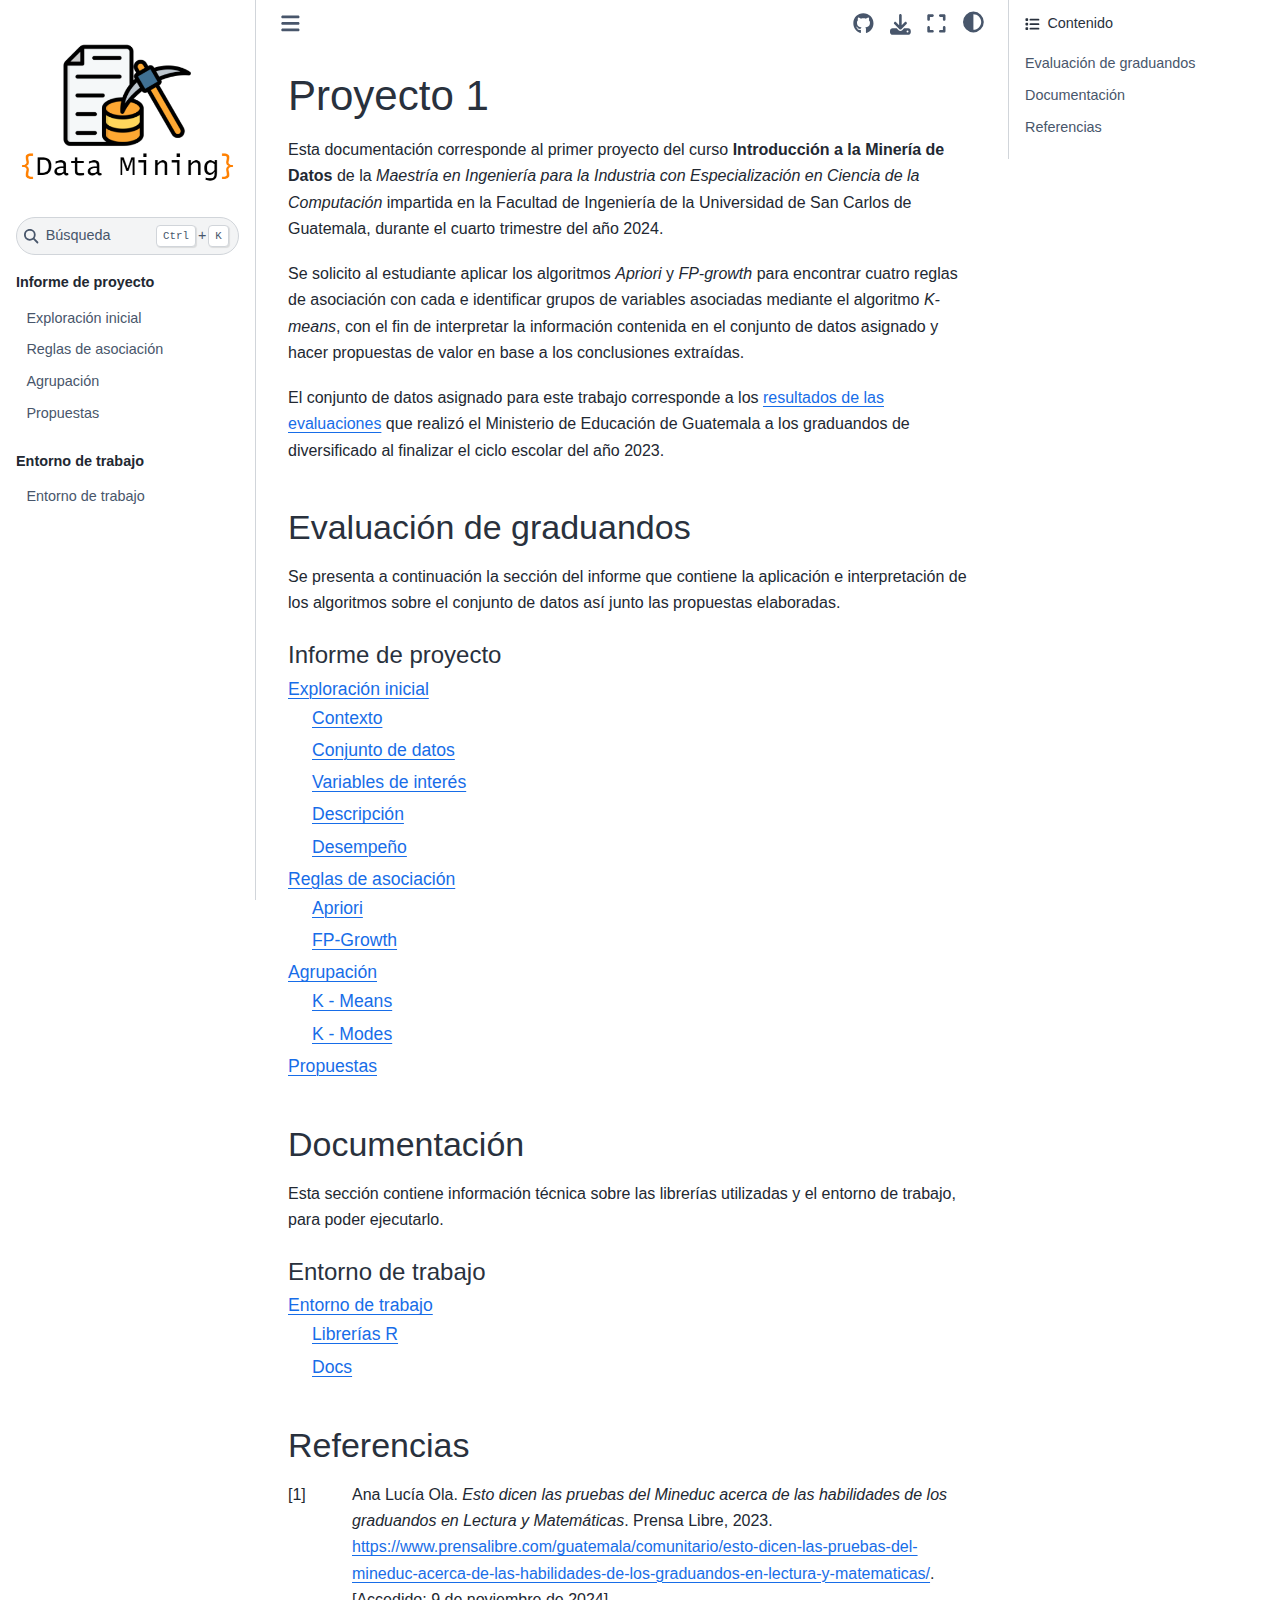
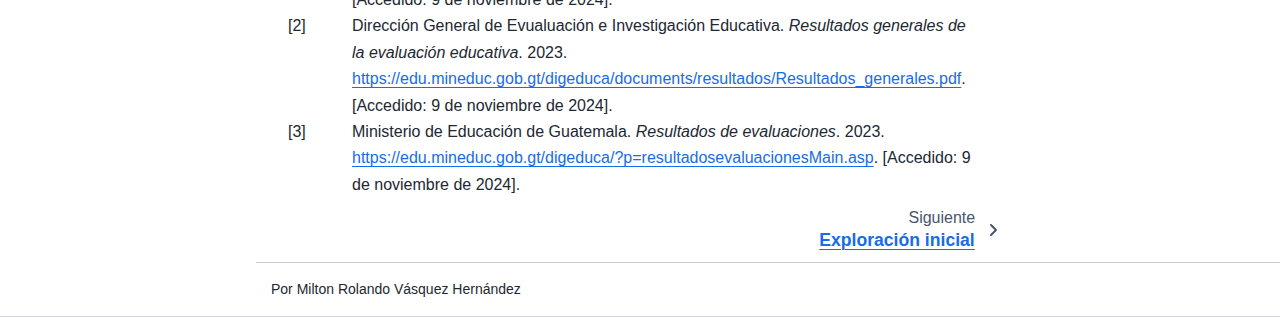
<file: index.html>
<!DOCTYPE html>


<html lang="es" data-content_root="./" >

  <head>
    <meta charset="utf-8" />
    <meta name="viewport" content="width=device-width, initial-scale=1.0" /><meta name="viewport" content="width=device-width, initial-scale=1" />

    <title>Proyecto 1</title>
  
  
  
  <script data-cfasync="false">
    document.documentElement.dataset.mode = localStorage.getItem("mode") || "";
    document.documentElement.dataset.theme = localStorage.getItem("theme") || "";
  </script>
  <!-- 
    this give us a css class that will be invisible only if js is disabled 
  -->
  <noscript>
    <style>
      .pst-js-only { display: none !important; }

    </style>
  </noscript>
  
  <!-- Loaded before other Sphinx assets -->
  <link href="_static/styles/theme.css?digest=26a4bc78f4c0ddb94549" rel="stylesheet" />
<link href="_static/styles/pydata-sphinx-theme.css?digest=26a4bc78f4c0ddb94549" rel="stylesheet" />

    <link rel="stylesheet" type="text/css" href="_static/pygments.css?v=a746c00c" />
    <link rel="stylesheet" type="text/css" href="_static/styles/sphinx-book-theme.css?v=a3416100" />
    <link rel="stylesheet" type="text/css" href="_static/copybutton.css?v=76b2166b" />
    <link rel="stylesheet" type="text/css" href="_static/sphinx-design.min.css?v=95c83b7e" />
  
  <!-- So that users can add custom icons -->
  <script src="_static/scripts/fontawesome.js?digest=26a4bc78f4c0ddb94549"></script>
  <!-- Pre-loaded scripts that we'll load fully later -->
  <link rel="preload" as="script" href="_static/scripts/bootstrap.js?digest=26a4bc78f4c0ddb94549" />
<link rel="preload" as="script" href="_static/scripts/pydata-sphinx-theme.js?digest=26a4bc78f4c0ddb94549" />

    <script src="_static/documentation_options.js?v=c96076fa"></script>
    <script src="_static/doctools.js?v=9bcbadda"></script>
    <script src="_static/sphinx_highlight.js?v=dc90522c"></script>
    <script src="_static/clipboard.min.js?v=a7894cd8"></script>
    <script src="_static/copybutton.js?v=f281be69"></script>
    <script src="_static/scripts/sphinx-book-theme.js?v=887ef09a"></script>
    <script src="_static/translations.js?v=f85f4cfb"></script>
    <script src="_static/design-tabs.js?v=f930bc37"></script>
    <script>DOCUMENTATION_OPTIONS.pagename = 'index';</script>
    <link rel="index" title="Índice" href="genindex.html" />
    <link rel="search" title="Búsqueda" href="search.html" />
    <link rel="next" title="Exploración inicial" href="modules/bexploration.html" />
  <meta name="viewport" content="width=device-width, initial-scale=1"/>
  <meta name="docsearch:language" content="es"/>
  <meta name="docsearch:version" content="" />
  </head>
  
  
  <body data-bs-spy="scroll" data-bs-target=".bd-toc-nav" data-offset="180" data-bs-root-margin="0px 0px -60%" data-default-mode="">

  
  
  <div id="pst-skip-link" class="skip-link d-print-none"><a href="#main-content">Skip to main content</a></div>
  
  <div id="pst-scroll-pixel-helper"></div>
  
  <button type="button" class="btn rounded-pill" id="pst-back-to-top">
    <i class="fa-solid fa-arrow-up"></i>Back to top</button>

  
  <dialog id="pst-search-dialog">
    
<form class="bd-search d-flex align-items-center"
      action="search.html"
      method="get">
  <i class="fa-solid fa-magnifying-glass"></i>
  <input type="search"
         class="form-control"
         name="q"
         placeholder="Search..."
         aria-label="Search..."
         autocomplete="off"
         autocorrect="off"
         autocapitalize="off"
         spellcheck="false"/>
  <span class="search-button__kbd-shortcut"><kbd class="kbd-shortcut__modifier">Ctrl</kbd>+<kbd>K</kbd></span>
</form>
  </dialog>

  <div class="pst-async-banner-revealer d-none">
  <aside id="bd-header-version-warning" class="d-none d-print-none" aria-label="Version warning"></aside>
</div>

  
    <header class="bd-header navbar navbar-expand-lg bd-navbar d-print-none">
    </header>
  

  <div class="bd-container">
    <div class="bd-container__inner bd-page-width">
      
      
      
        
      
      <dialog id="pst-primary-sidebar-modal"></dialog>
      <div id="pst-primary-sidebar" class="bd-sidebar-primary bd-sidebar">
        

  
  <div class="sidebar-header-items sidebar-primary__section">
    
    
    
    
  </div>
  
    <div class="sidebar-primary-items__start sidebar-primary__section">
        <div class="sidebar-primary-item">

  
    
  

<a class="navbar-brand logo" href="#">
  
  
  
  
  
    
    
      
    
    
    <img src="_static/logo.png" class="logo__image only-light" alt=" - Home"/>
    <img src="_static/logo.png" class="logo__image only-dark pst-js-only" alt=" - Home"/>
  
  
</a></div>
        <div class="sidebar-primary-item">

<button class="btn search-button-field search-button__button pst-js-only" title="Búsqueda" aria-label="Búsqueda" data-bs-placement="bottom" data-bs-toggle="tooltip">
 <i class="fa-solid fa-magnifying-glass"></i>
 <span class="search-button__default-text">Búsqueda</span>
 <span class="search-button__kbd-shortcut"><kbd class="kbd-shortcut__modifier">Ctrl</kbd>+<kbd class="kbd-shortcut__modifier">K</kbd></span>
</button></div>
        <div class="sidebar-primary-item"><nav class="bd-links bd-docs-nav" aria-label="Main">
    <div class="bd-toc-item navbar-nav active">
        <p aria-level="2" class="caption" role="heading"><span class="caption-text">Informe de proyecto</span></p>
<ul class="nav bd-sidenav">
<li class="toctree-l1"><a class="reference internal" href="modules/bexploration.html">Exploración inicial</a></li>
<li class="toctree-l1"><a class="reference internal" href="modules/reglas.html">Reglas de asociación</a></li>
<li class="toctree-l1"><a class="reference internal" href="modules/kmeans.html">Agrupación</a></li>
<li class="toctree-l1"><a class="reference internal" href="modules/propuesta.html">Propuestas</a></li>
</ul>
<p aria-level="2" class="caption" role="heading"><span class="caption-text">Entorno de trabajo</span></p>
<ul class="nav bd-sidenav">
<li class="toctree-l1"><a class="reference internal" href="modules/documentation.html">Entorno de trabajo</a></li>
</ul>

    </div>
</nav></div>
    </div>
  
  
  <div class="sidebar-primary-items__end sidebar-primary__section">
  </div>
  
  <div id="rtd-footer-container"></div>


      </div>
      
      <main id="main-content" class="bd-main" role="main">
        
        

<div class="sbt-scroll-pixel-helper"></div>

          <div class="bd-content">
            <div class="bd-article-container">
              
              <div class="bd-header-article d-print-none">
<div class="header-article-items header-article__inner">
  
    <div class="header-article-items__start">
      
        <div class="header-article-item"><button class="sidebar-toggle primary-toggle btn btn-sm" title="Toggle primary sidebar" data-bs-placement="bottom" data-bs-toggle="tooltip">
  <span class="fa-solid fa-bars"></span>
</button></div>
      
    </div>
  
  
    <div class="header-article-items__end">
      
        <div class="header-article-item">

<div class="article-header-buttons">


<a href="https://github.com/MiltonVH/dm_project_1" target="_blank"
   class="btn btn-sm btn-source-repository-button"
   title="Repositorio de origen"
   data-bs-placement="bottom" data-bs-toggle="tooltip"
>
  

<span class="btn__icon-container">
  <i class="fab fa-github"></i>
  </span>

</a>






<div class="dropdown dropdown-download-buttons">
  <button class="btn dropdown-toggle" type="button" data-bs-toggle="dropdown" aria-expanded="false" aria-label="Descarga esta pagina">
    <i class="fas fa-download"></i>
  </button>
  <ul class="dropdown-menu">
      
      
      
      <li><a href="_sources/index.md" target="_blank"
   class="btn btn-sm btn-download-source-button dropdown-item"
   title="Descargar archivo fuente"
   data-bs-placement="left" data-bs-toggle="tooltip"
>
  

<span class="btn__icon-container">
  <i class="fas fa-file"></i>
  </span>
<span class="btn__text-container">.md</span>
</a>
</li>
      
      
      
      
      <li>
<button onclick="window.print()"
  class="btn btn-sm btn-download-pdf-button dropdown-item"
  title="Imprimir en PDF"
  data-bs-placement="left" data-bs-toggle="tooltip"
>
  

<span class="btn__icon-container">
  <i class="fas fa-file-pdf"></i>
  </span>
<span class="btn__text-container">.pdf</span>
</button>
</li>
      
  </ul>
</div>




<button onclick="toggleFullScreen()"
  class="btn btn-sm btn-fullscreen-button"
  title="Modo de pantalla completa"
  data-bs-placement="bottom" data-bs-toggle="tooltip"
>
  

<span class="btn__icon-container">
  <i class="fas fa-expand"></i>
  </span>

</button>



<button class="btn btn-sm nav-link pst-navbar-icon theme-switch-button pst-js-only" aria-label="Color mode" data-bs-title="Color mode"  data-bs-placement="bottom" data-bs-toggle="tooltip">
  <i class="theme-switch fa-solid fa-sun                fa-lg" data-mode="light" title="Light"></i>
  <i class="theme-switch fa-solid fa-moon               fa-lg" data-mode="dark"  title="Dark"></i>
  <i class="theme-switch fa-solid fa-circle-half-stroke fa-lg" data-mode="auto"  title="System Settings"></i>
</button>


<button class="btn btn-sm pst-navbar-icon search-button search-button__button pst-js-only" title="Búsqueda" aria-label="Búsqueda" data-bs-placement="bottom" data-bs-toggle="tooltip">
    <i class="fa-solid fa-magnifying-glass fa-lg"></i>
</button>
<button class="sidebar-toggle secondary-toggle btn btn-sm" title="Toggle secondary sidebar" data-bs-placement="bottom" data-bs-toggle="tooltip">
    <span class="fa-solid fa-list"></span>
</button>
</div></div>
      
    </div>
  
</div>
</div>
              
              

<div id="jb-print-docs-body" class="onlyprint">
    <h1>Proyecto 1</h1>
    <!-- Table of contents -->
    <div id="print-main-content">
        <div id="jb-print-toc">
            
            <div>
                <h2> Contenido </h2>
            </div>
            <nav aria-label="Page">
                <ul class="visible nav section-nav flex-column">
<li class="toc-h2 nav-item toc-entry"><a class="reference internal nav-link" href="#evaluacion-de-graduandos">Evaluación de graduandos</a></li>
<li class="toc-h2 nav-item toc-entry"><a class="reference internal nav-link" href="#documentacion">Documentación</a></li>
<li class="toc-h2 nav-item toc-entry"><a class="reference internal nav-link" href="#referencias">Referencias</a></li>
</ul>
            </nav>
        </div>
    </div>
</div>

              
                
<div id="searchbox"></div>
                <article class="bd-article">
                  
  <section id="proyecto-1">
<h1>Proyecto 1<a class="headerlink" href="#proyecto-1" title="Link to this heading">#</a></h1>
<p>Esta documentación corresponde al primer proyecto del curso <strong>Introducción a la Minería de Datos</strong> de la <em>Maestría en Ingeniería para la Industria con Especialización en Ciencia de la Computación</em> impartida en la Facultad de Ingeniería de la Universidad de San Carlos de Guatemala, durante el cuarto trimestre del año 2024.</p>
<p>Se solicito al estudiante aplicar los algoritmos <em>Apriori</em> y <em>FP-growth</em> para encontrar cuatro reglas de asociación con cada e identificar grupos de variables asociadas mediante el algoritmo <em>K-means</em>, con el fin de interpretar la información contenida en el conjunto de datos asignado y hacer propuestas de valor en base a los conclusiones extraídas.</p>
<p>El conjunto de datos asignado para este trabajo corresponde a los <a class="reference external" href="https://edu.mineduc.gob.gt/digeduca/?p=resultadosevaluacionesMain.asp">resultados de las evaluaciones</a> que realizó el Ministerio de Educación de Guatemala a los graduandos de diversificado al finalizar el ciclo escolar  del año 2023.</p>
<section id="evaluacion-de-graduandos">
<h2>Evaluación de graduandos<a class="headerlink" href="#evaluacion-de-graduandos" title="Link to this heading">#</a></h2>
<p>Se presenta a continuación la sección del informe que contiene la aplicación e interpretación de los algoritmos sobre el conjunto de datos así junto las propuestas elaboradas.</p>
<div class="toctree-wrapper compound">
<p aria-level="2" class="caption" role="heading"><span class="caption-text">Informe de proyecto</span></p>
<ul>
<li class="toctree-l1"><a class="reference internal" href="modules/bexploration.html">Exploración inicial</a><ul>
<li class="toctree-l2"><a class="reference internal" href="modules/bexploration.html#contexto">Contexto</a></li>
<li class="toctree-l2"><a class="reference internal" href="modules/bexploration.html#conjunto-de-datos">Conjunto de datos</a></li>
<li class="toctree-l2"><a class="reference internal" href="modules/bexploration.html#variables-de-interes">Variables de interés</a></li>
<li class="toctree-l2"><a class="reference internal" href="modules/bexploration.html#descripcion">Descripción</a></li>
<li class="toctree-l2"><a class="reference internal" href="modules/bexploration.html#desempeno">Desempeño</a></li>
</ul>
</li>
<li class="toctree-l1"><a class="reference internal" href="modules/reglas.html">Reglas de asociación</a><ul>
<li class="toctree-l2"><a class="reference internal" href="modules/reglas.html#apriori">Apriori</a></li>
<li class="toctree-l2"><a class="reference internal" href="modules/reglas.html#fp-growth">FP-Growth</a></li>
</ul>
</li>
<li class="toctree-l1"><a class="reference internal" href="modules/kmeans.html">Agrupación</a><ul>
<li class="toctree-l2"><a class="reference internal" href="modules/kmeans.html#k-means">K - Means</a></li>
<li class="toctree-l2"><a class="reference internal" href="modules/kmeans.html#k-modes">K - Modes</a></li>
</ul>
</li>
<li class="toctree-l1"><a class="reference internal" href="modules/propuesta.html">Propuestas</a></li>
</ul>
</div>
</section>
<section id="documentacion">
<h2>Documentación<a class="headerlink" href="#documentacion" title="Link to this heading">#</a></h2>
<p>Esta sección contiene información técnica sobre las librerías utilizadas y el entorno de trabajo, para poder ejecutarlo.</p>
<div class="toctree-wrapper compound">
<p aria-level="2" class="caption" role="heading"><span class="caption-text">Entorno de trabajo</span></p>
<ul>
<li class="toctree-l1"><a class="reference internal" href="modules/documentation.html">Entorno de trabajo</a><ul>
<li class="toctree-l2"><a class="reference internal" href="modules/documentation.html#librerias-r">Librerías R</a></li>
<li class="toctree-l2"><a class="reference internal" href="modules/documentation.html#docs">Docs</a></li>
</ul>
</li>
</ul>
</div>
</section>
<section id="referencias">
<h2>Referencias<a class="headerlink" href="#referencias" title="Link to this heading">#</a></h2>
<div class="docutils container" id="id1">
<div role="list" class="citation-list">
<div class="citation" id="id2" role="doc-biblioentry">
<span class="label"><span class="fn-bracket">[</span>1<span class="fn-bracket">]</span></span>
<p>Ana Lucía Ola. <em>Esto dicen las pruebas del Mineduc acerca de las habilidades de los graduandos en Lectura y Matemáticas</em>. Prensa Libre, 2023. <a class="reference external" href="https://www.prensalibre.com/guatemala/comunitario/esto-dicen-las-pruebas-del-mineduc-acerca-de-las-habilidades-de-los-graduandos-en-lectura-y-matematicas/">https://www.prensalibre.com/guatemala/comunitario/esto-dicen-las-pruebas-del-mineduc-acerca-de-las-habilidades-de-los-graduandos-en-lectura-y-matematicas/</a>. [Accedido: 9 de noviembre de 2024].</p>
</div>
<div class="citation" id="id3" role="doc-biblioentry">
<span class="label"><span class="fn-bracket">[</span>2<span class="fn-bracket">]</span></span>
<p>Dirección General de Evualuación e Investigación Educativa. <em>Resultados generales de la evaluación educativa</em>. 2023. <a class="reference external" href="https://edu.mineduc.gob.gt/digeduca/documents/resultados/Resultados_generales.pdf">https://edu.mineduc.gob.gt/digeduca/documents/resultados/Resultados_generales.pdf</a>. [Accedido: 9 de noviembre de 2024].</p>
</div>
<div class="citation" id="id4" role="doc-biblioentry">
<span class="label"><span class="fn-bracket">[</span>3<span class="fn-bracket">]</span></span>
<p>Ministerio de Educación de Guatemala. <em>Resultados de evaluaciones</em>. 2023. <a class="reference external" href="https://edu.mineduc.gob.gt/digeduca/?p=resultadosevaluacionesMain.asp">https://edu.mineduc.gob.gt/digeduca/?p=resultadosevaluacionesMain.asp</a>. [Accedido: 9 de noviembre de 2024].</p>
</div>
</div>
</div>
</section>
</section>


                </article>
              

              
              
              
              
                <footer class="prev-next-footer d-print-none">
                  
<div class="prev-next-area">
    <a class="right-next"
       href="modules/bexploration.html"
       title="next page">
      <div class="prev-next-info">
        <p class="prev-next-subtitle">siguiente</p>
        <p class="prev-next-title">Exploración inicial</p>
      </div>
      <i class="fa-solid fa-angle-right"></i>
    </a>
</div>
                </footer>
              
            </div>
            
            
              
                <dialog id="pst-secondary-sidebar-modal"></dialog>
                <div id="pst-secondary-sidebar" class="bd-sidebar-secondary bd-toc"><div class="sidebar-secondary-items sidebar-secondary__inner">


  <div class="sidebar-secondary-item">
  <div class="page-toc tocsection onthispage">
    <i class="fa-solid fa-list"></i> Contenido
  </div>
  <nav class="bd-toc-nav page-toc">
    <ul class="visible nav section-nav flex-column">
<li class="toc-h2 nav-item toc-entry"><a class="reference internal nav-link" href="#evaluacion-de-graduandos">Evaluación de graduandos</a></li>
<li class="toc-h2 nav-item toc-entry"><a class="reference internal nav-link" href="#documentacion">Documentación</a></li>
<li class="toc-h2 nav-item toc-entry"><a class="reference internal nav-link" href="#referencias">Referencias</a></li>
</ul>
  </nav></div>

</div></div>
              
            
          </div>
          <footer class="bd-footer-content">
            
<div class="bd-footer-content__inner container">
  
  <div class="footer-item">
    
<p class="component-author">
Por Milton Rolando Vásquez Hernández
</p>

  </div>
  
  <div class="footer-item">
    

  </div>
  
  <div class="footer-item">
    
  </div>
  
  <div class="footer-item">
    
  </div>
  
</div>
          </footer>
        

      </main>
    </div>
  </div>
  
  <!-- Scripts loaded after <body> so the DOM is not blocked -->
  <script defer src="_static/scripts/bootstrap.js?digest=26a4bc78f4c0ddb94549"></script>
<script defer src="_static/scripts/pydata-sphinx-theme.js?digest=26a4bc78f4c0ddb94549"></script>

  <footer class="bd-footer">
  </footer>
  </body>
</html>
</file>
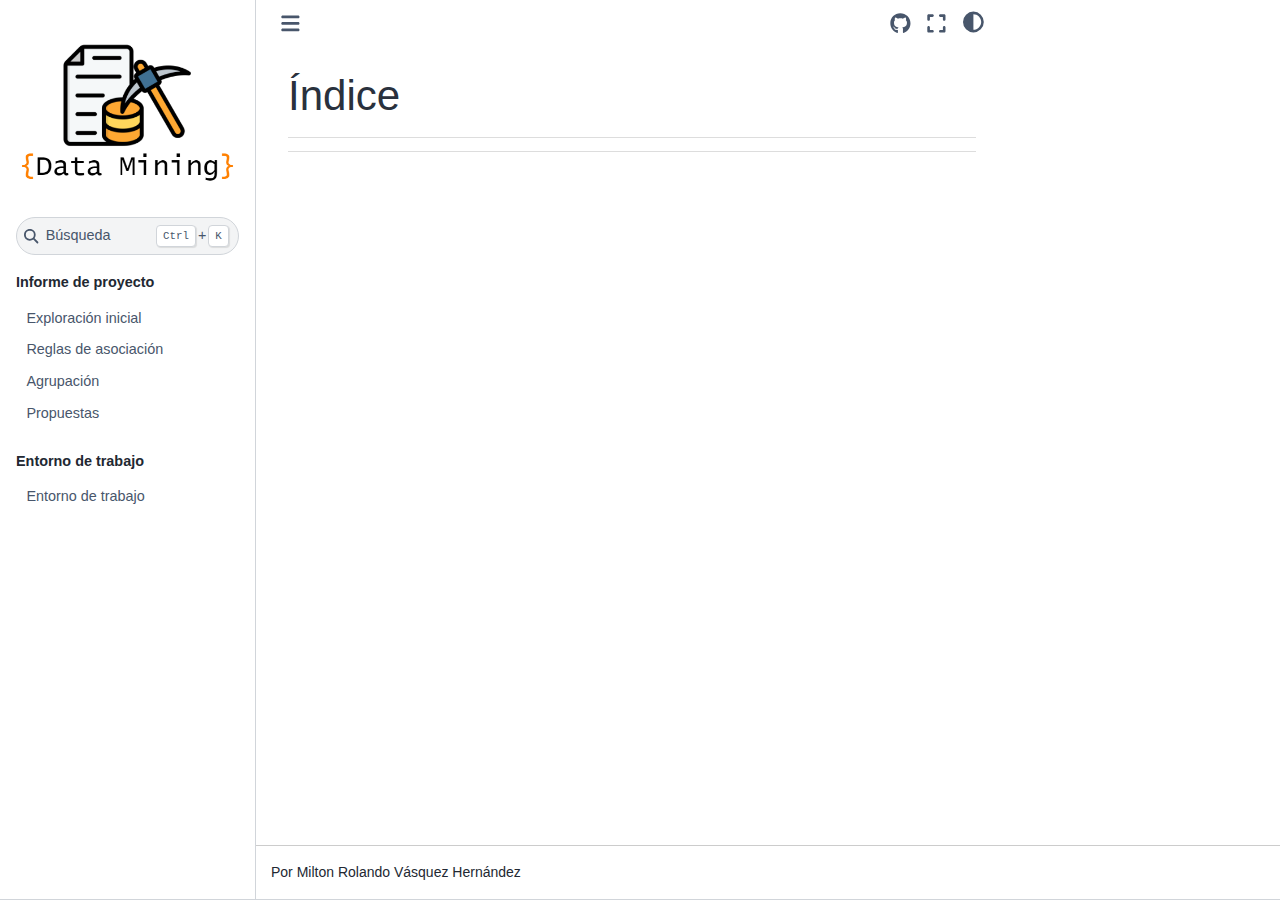
<file: genindex.html>
<!DOCTYPE html>


<html lang="es" data-content_root="./" >

  <head>
    <meta charset="utf-8" />
    <meta name="viewport" content="width=device-width, initial-scale=1.0" />
    <title>Índice</title>
  
  
  
  <script data-cfasync="false">
    document.documentElement.dataset.mode = localStorage.getItem("mode") || "";
    document.documentElement.dataset.theme = localStorage.getItem("theme") || "";
  </script>
  <!-- 
    this give us a css class that will be invisible only if js is disabled 
  -->
  <noscript>
    <style>
      .pst-js-only { display: none !important; }

    </style>
  </noscript>
  
  <!-- Loaded before other Sphinx assets -->
  <link href="_static/styles/theme.css?digest=26a4bc78f4c0ddb94549" rel="stylesheet" />
<link href="_static/styles/pydata-sphinx-theme.css?digest=26a4bc78f4c0ddb94549" rel="stylesheet" />

    <link rel="stylesheet" type="text/css" href="_static/pygments.css?v=a746c00c" />
    <link rel="stylesheet" type="text/css" href="_static/styles/sphinx-book-theme.css?v=a3416100" />
    <link rel="stylesheet" type="text/css" href="_static/copybutton.css?v=76b2166b" />
    <link rel="stylesheet" type="text/css" href="_static/sphinx-design.min.css?v=95c83b7e" />
  
  <!-- So that users can add custom icons -->
  <script src="_static/scripts/fontawesome.js?digest=26a4bc78f4c0ddb94549"></script>
  <!-- Pre-loaded scripts that we'll load fully later -->
  <link rel="preload" as="script" href="_static/scripts/bootstrap.js?digest=26a4bc78f4c0ddb94549" />
<link rel="preload" as="script" href="_static/scripts/pydata-sphinx-theme.js?digest=26a4bc78f4c0ddb94549" />

    <script src="_static/documentation_options.js?v=c96076fa"></script>
    <script src="_static/doctools.js?v=9bcbadda"></script>
    <script src="_static/sphinx_highlight.js?v=dc90522c"></script>
    <script src="_static/clipboard.min.js?v=a7894cd8"></script>
    <script src="_static/copybutton.js?v=f281be69"></script>
    <script src="_static/scripts/sphinx-book-theme.js?v=887ef09a"></script>
    <script src="_static/translations.js?v=f85f4cfb"></script>
    <script src="_static/design-tabs.js?v=f930bc37"></script>
    <script>DOCUMENTATION_OPTIONS.pagename = 'genindex';</script>
    <link rel="index" title="Índice" href="#" />
    <link rel="search" title="Búsqueda" href="search.html" />
  <meta name="viewport" content="width=device-width, initial-scale=1"/>
  <meta name="docsearch:language" content="es"/>
  <meta name="docsearch:version" content="" />
  </head>
  
  
  <body data-bs-spy="scroll" data-bs-target=".bd-toc-nav" data-offset="180" data-bs-root-margin="0px 0px -60%" data-default-mode="">

  
  
  <div id="pst-skip-link" class="skip-link d-print-none"><a href="#main-content">Skip to main content</a></div>
  
  <div id="pst-scroll-pixel-helper"></div>
  
  <button type="button" class="btn rounded-pill" id="pst-back-to-top">
    <i class="fa-solid fa-arrow-up"></i>Back to top</button>

  
  <dialog id="pst-search-dialog">
    
<form class="bd-search d-flex align-items-center"
      action="search.html"
      method="get">
  <i class="fa-solid fa-magnifying-glass"></i>
  <input type="search"
         class="form-control"
         name="q"
         placeholder="Search..."
         aria-label="Search..."
         autocomplete="off"
         autocorrect="off"
         autocapitalize="off"
         spellcheck="false"/>
  <span class="search-button__kbd-shortcut"><kbd class="kbd-shortcut__modifier">Ctrl</kbd>+<kbd>K</kbd></span>
</form>
  </dialog>

  <div class="pst-async-banner-revealer d-none">
  <aside id="bd-header-version-warning" class="d-none d-print-none" aria-label="Version warning"></aside>
</div>

  
    <header class="bd-header navbar navbar-expand-lg bd-navbar d-print-none">
    </header>
  

  <div class="bd-container">
    <div class="bd-container__inner bd-page-width">
      
      
      
        
      
      <dialog id="pst-primary-sidebar-modal"></dialog>
      <div id="pst-primary-sidebar" class="bd-sidebar-primary bd-sidebar">
        

  
  <div class="sidebar-header-items sidebar-primary__section">
    
    
    
    
  </div>
  
    <div class="sidebar-primary-items__start sidebar-primary__section">
        <div class="sidebar-primary-item">

  
    
  

<a class="navbar-brand logo" href="index.html">
  
  
  
  
  
    
    
      
    
    
    <img src="_static/logo.png" class="logo__image only-light" alt=" - Home"/>
    <img src="_static/logo.png" class="logo__image only-dark pst-js-only" alt=" - Home"/>
  
  
</a></div>
        <div class="sidebar-primary-item">

<button class="btn search-button-field search-button__button pst-js-only" title="Búsqueda" aria-label="Búsqueda" data-bs-placement="bottom" data-bs-toggle="tooltip">
 <i class="fa-solid fa-magnifying-glass"></i>
 <span class="search-button__default-text">Búsqueda</span>
 <span class="search-button__kbd-shortcut"><kbd class="kbd-shortcut__modifier">Ctrl</kbd>+<kbd class="kbd-shortcut__modifier">K</kbd></span>
</button></div>
        <div class="sidebar-primary-item"><nav class="bd-links bd-docs-nav" aria-label="Main">
    <div class="bd-toc-item navbar-nav active">
        <p aria-level="2" class="caption" role="heading"><span class="caption-text">Informe de proyecto</span></p>
<ul class="nav bd-sidenav">
<li class="toctree-l1"><a class="reference internal" href="modules/bexploration.html">Exploración inicial</a></li>
<li class="toctree-l1"><a class="reference internal" href="modules/reglas.html">Reglas de asociación</a></li>
<li class="toctree-l1"><a class="reference internal" href="modules/kmeans.html">Agrupación</a></li>
<li class="toctree-l1"><a class="reference internal" href="modules/propuesta.html">Propuestas</a></li>
</ul>
<p aria-level="2" class="caption" role="heading"><span class="caption-text">Entorno de trabajo</span></p>
<ul class="nav bd-sidenav">
<li class="toctree-l1"><a class="reference internal" href="modules/documentation.html">Entorno de trabajo</a></li>
</ul>

    </div>
</nav></div>
    </div>
  
  
  <div class="sidebar-primary-items__end sidebar-primary__section">
  </div>
  
  <div id="rtd-footer-container"></div>


      </div>
      
      <main id="main-content" class="bd-main" role="main">
        
        

<div class="sbt-scroll-pixel-helper"></div>

          <div class="bd-content">
            <div class="bd-article-container">
              
              <div class="bd-header-article d-print-none">
<div class="header-article-items header-article__inner">
  
    <div class="header-article-items__start">
      
        <div class="header-article-item"><button class="sidebar-toggle primary-toggle btn btn-sm" title="Toggle primary sidebar" data-bs-placement="bottom" data-bs-toggle="tooltip">
  <span class="fa-solid fa-bars"></span>
</button></div>
      
    </div>
  
  
    <div class="header-article-items__end">
      
        <div class="header-article-item">

<div class="article-header-buttons">


<a href="https://github.com/MiltonVH/dm_project_1" target="_blank"
   class="btn btn-sm btn-source-repository-button"
   title="Repositorio de origen"
   data-bs-placement="bottom" data-bs-toggle="tooltip"
>
  

<span class="btn__icon-container">
  <i class="fab fa-github"></i>
  </span>

</a>




<button onclick="toggleFullScreen()"
  class="btn btn-sm btn-fullscreen-button"
  title="Modo de pantalla completa"
  data-bs-placement="bottom" data-bs-toggle="tooltip"
>
  

<span class="btn__icon-container">
  <i class="fas fa-expand"></i>
  </span>

</button>



<button class="btn btn-sm nav-link pst-navbar-icon theme-switch-button pst-js-only" aria-label="Color mode" data-bs-title="Color mode"  data-bs-placement="bottom" data-bs-toggle="tooltip">
  <i class="theme-switch fa-solid fa-sun                fa-lg" data-mode="light" title="Light"></i>
  <i class="theme-switch fa-solid fa-moon               fa-lg" data-mode="dark"  title="Dark"></i>
  <i class="theme-switch fa-solid fa-circle-half-stroke fa-lg" data-mode="auto"  title="System Settings"></i>
</button>


<button class="btn btn-sm pst-navbar-icon search-button search-button__button pst-js-only" title="Búsqueda" aria-label="Búsqueda" data-bs-placement="bottom" data-bs-toggle="tooltip">
    <i class="fa-solid fa-magnifying-glass fa-lg"></i>
</button>

</div></div>
      
    </div>
  
</div>
</div>
              
              

<div id="jb-print-docs-body" class="onlyprint">
    <h1></h1>
    <!-- Table of contents -->
    <div id="print-main-content">
        <div id="jb-print-toc">
            
        </div>
    </div>
</div>

              
                
<div id="searchbox"></div>
                <article class="bd-article">
                  

<h1 id="index">Índice</h1>

<div class="genindex-jumpbox">
 
</div>


                </article>
              

              
              
              
              
                <footer class="prev-next-footer d-print-none">
                  
<div class="prev-next-area">
</div>
                </footer>
              
            </div>
            
            
              
            
          </div>
          <footer class="bd-footer-content">
            
<div class="bd-footer-content__inner container">
  
  <div class="footer-item">
    
<p class="component-author">
Por Milton Rolando Vásquez Hernández
</p>

  </div>
  
  <div class="footer-item">
    

  </div>
  
  <div class="footer-item">
    
  </div>
  
  <div class="footer-item">
    
  </div>
  
</div>
          </footer>
        

      </main>
    </div>
  </div>
  
  <!-- Scripts loaded after <body> so the DOM is not blocked -->
  <script defer src="_static/scripts/bootstrap.js?digest=26a4bc78f4c0ddb94549"></script>
<script defer src="_static/scripts/pydata-sphinx-theme.js?digest=26a4bc78f4c0ddb94549"></script>

  <footer class="bd-footer">
  </footer>
  </body>
</html>
</file>
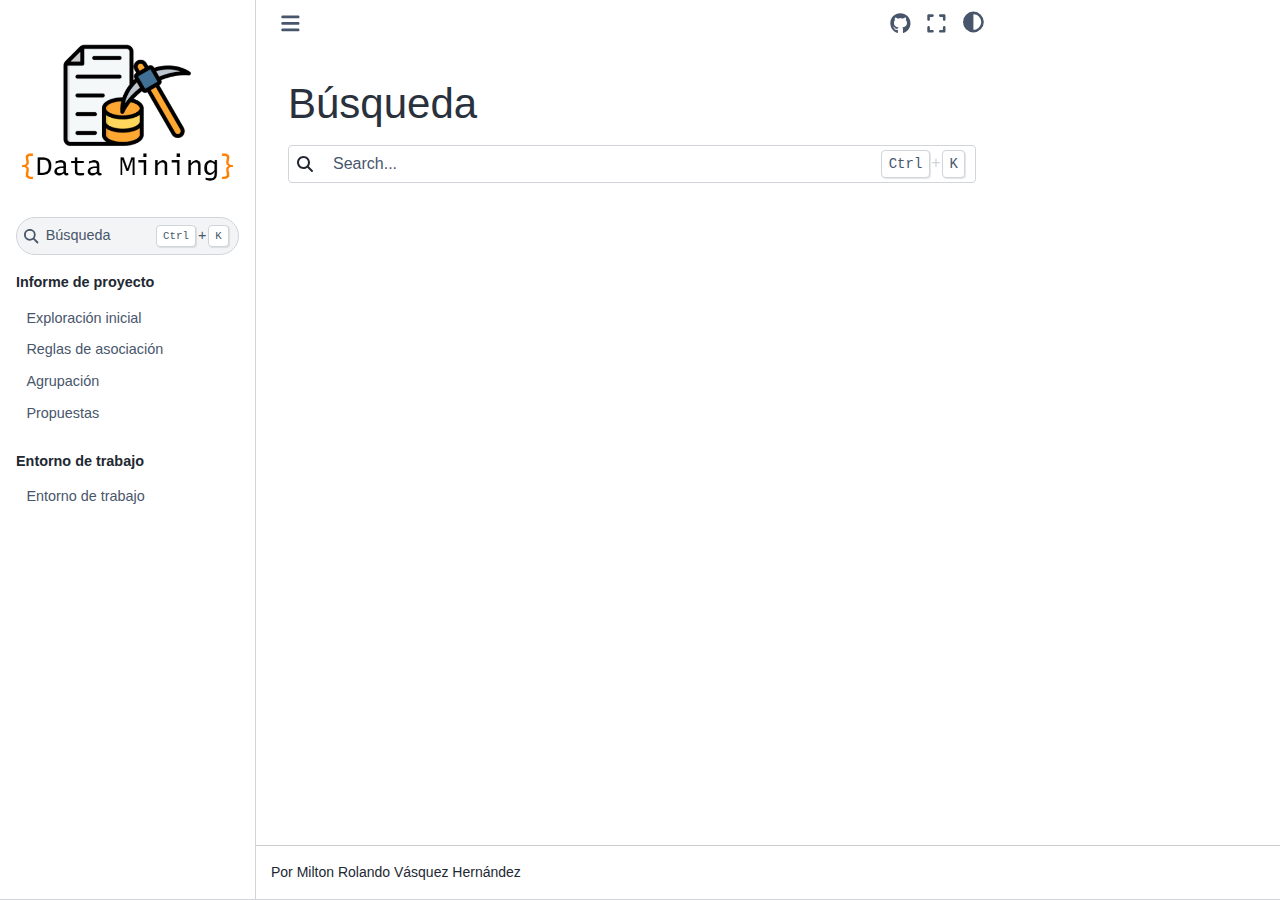
<file: search.html>
<!DOCTYPE html>


<html lang="es" data-content_root="./" >

  <head>
    <meta charset="utf-8" />
    <meta name="viewport" content="width=device-width, initial-scale=1.0" /><title>Búsqueda - </title>
  
  
  
  <script data-cfasync="false">
    document.documentElement.dataset.mode = localStorage.getItem("mode") || "";
    document.documentElement.dataset.theme = localStorage.getItem("theme") || "";
  </script>
  <!-- 
    this give us a css class that will be invisible only if js is disabled 
  -->
  <noscript>
    <style>
      .pst-js-only { display: none !important; }

    </style>
  </noscript>
  
  <!-- Loaded before other Sphinx assets -->
  <link href="_static/styles/theme.css?digest=26a4bc78f4c0ddb94549" rel="stylesheet" />
<link href="_static/styles/pydata-sphinx-theme.css?digest=26a4bc78f4c0ddb94549" rel="stylesheet" />

    <link rel="stylesheet" type="text/css" href="_static/pygments.css?v=a746c00c" />
    <link rel="stylesheet" type="text/css" href="_static/styles/sphinx-book-theme.css?v=a3416100" />
    <link rel="stylesheet" type="text/css" href="_static/copybutton.css?v=76b2166b" />
    <link rel="stylesheet" type="text/css" href="_static/sphinx-design.min.css?v=95c83b7e" />
  
  <!-- So that users can add custom icons -->
  <script src="_static/scripts/fontawesome.js?digest=26a4bc78f4c0ddb94549"></script>
  <!-- Pre-loaded scripts that we'll load fully later -->
  <link rel="preload" as="script" href="_static/scripts/bootstrap.js?digest=26a4bc78f4c0ddb94549" />
<link rel="preload" as="script" href="_static/scripts/pydata-sphinx-theme.js?digest=26a4bc78f4c0ddb94549" />

    <script src="_static/documentation_options.js?v=c96076fa"></script>
    <script src="_static/doctools.js?v=9bcbadda"></script>
    <script src="_static/sphinx_highlight.js?v=dc90522c"></script>
    <script src="_static/clipboard.min.js?v=a7894cd8"></script>
    <script src="_static/copybutton.js?v=f281be69"></script>
    <script src="_static/scripts/sphinx-book-theme.js?v=887ef09a"></script>
    <script src="_static/translations.js?v=f85f4cfb"></script>
    <script src="_static/design-tabs.js?v=f930bc37"></script>
    <script>DOCUMENTATION_OPTIONS.pagename = 'search';</script>
  <script src="_static/searchtools.js"></script>
  <script src="_static/language_data.js"></script>
  <script src="searchindex.js"></script>
    <link rel="index" title="Índice" href="genindex.html" />
    <link rel="search" title="Búsqueda" href="#" />
  <meta name="viewport" content="width=device-width, initial-scale=1"/>
  <meta name="docsearch:language" content="es"/>
  <meta name="docsearch:version" content="" />
  </head>
  
  
  <body data-bs-spy="scroll" data-bs-target=".bd-toc-nav" data-offset="180" data-bs-root-margin="0px 0px -60%" data-default-mode="">

  
  
  <div id="pst-skip-link" class="skip-link d-print-none"><a href="#main-content">Skip to main content</a></div>
  
  <div id="pst-scroll-pixel-helper"></div>
  
  <button type="button" class="btn rounded-pill" id="pst-back-to-top">
    <i class="fa-solid fa-arrow-up"></i>Back to top</button>

  
  <dialog id="pst-search-dialog">
    
<form class="bd-search d-flex align-items-center"
      action="#"
      method="get">
  <i class="fa-solid fa-magnifying-glass"></i>
  <input type="search"
         class="form-control"
         name="q"
         placeholder="Search..."
         aria-label="Search..."
         autocomplete="off"
         autocorrect="off"
         autocapitalize="off"
         spellcheck="false"/>
  <span class="search-button__kbd-shortcut"><kbd class="kbd-shortcut__modifier">Ctrl</kbd>+<kbd>K</kbd></span>
</form>
  </dialog>

  <div class="pst-async-banner-revealer d-none">
  <aside id="bd-header-version-warning" class="d-none d-print-none" aria-label="Version warning"></aside>
</div>

  
    <header class="bd-header navbar navbar-expand-lg bd-navbar d-print-none">
    </header>
  

  <div class="bd-container">
    <div class="bd-container__inner bd-page-width">
      
      
      
        
      
      <dialog id="pst-primary-sidebar-modal"></dialog>
      <div id="pst-primary-sidebar" class="bd-sidebar-primary bd-sidebar">
        

  
  <div class="sidebar-header-items sidebar-primary__section">
    
    
    
    
  </div>
  
    <div class="sidebar-primary-items__start sidebar-primary__section">
        <div class="sidebar-primary-item">

  
    
  

<a class="navbar-brand logo" href="index.html">
  
  
  
  
  
    
    
      
    
    
    <img src="_static/logo.png" class="logo__image only-light" alt=" - Home"/>
    <img src="_static/logo.png" class="logo__image only-dark pst-js-only" alt=" - Home"/>
  
  
</a></div>
        <div class="sidebar-primary-item">

<button class="btn search-button-field search-button__button pst-js-only" title="Búsqueda" aria-label="Búsqueda" data-bs-placement="bottom" data-bs-toggle="tooltip">
 <i class="fa-solid fa-magnifying-glass"></i>
 <span class="search-button__default-text">Búsqueda</span>
 <span class="search-button__kbd-shortcut"><kbd class="kbd-shortcut__modifier">Ctrl</kbd>+<kbd class="kbd-shortcut__modifier">K</kbd></span>
</button></div>
        <div class="sidebar-primary-item"><nav class="bd-links bd-docs-nav" aria-label="Main">
    <div class="bd-toc-item navbar-nav active">
        <p aria-level="2" class="caption" role="heading"><span class="caption-text">Informe de proyecto</span></p>
<ul class="nav bd-sidenav">
<li class="toctree-l1"><a class="reference internal" href="modules/bexploration.html">Exploración inicial</a></li>
<li class="toctree-l1"><a class="reference internal" href="modules/reglas.html">Reglas de asociación</a></li>
<li class="toctree-l1"><a class="reference internal" href="modules/kmeans.html">Agrupación</a></li>
<li class="toctree-l1"><a class="reference internal" href="modules/propuesta.html">Propuestas</a></li>
</ul>
<p aria-level="2" class="caption" role="heading"><span class="caption-text">Entorno de trabajo</span></p>
<ul class="nav bd-sidenav">
<li class="toctree-l1"><a class="reference internal" href="modules/documentation.html">Entorno de trabajo</a></li>
</ul>

    </div>
</nav></div>
    </div>
  
  
  <div class="sidebar-primary-items__end sidebar-primary__section">
  </div>
  
  <div id="rtd-footer-container"></div>


      </div>
      
      <main id="main-content" class="bd-main" role="main">
        
        

<div class="sbt-scroll-pixel-helper"></div>

          <div class="bd-content">
            <div class="bd-article-container">
              
              <div class="bd-header-article d-print-none">
<div class="header-article-items header-article__inner">
  
    <div class="header-article-items__start">
      
        <div class="header-article-item"><button class="sidebar-toggle primary-toggle btn btn-sm" title="Toggle primary sidebar" data-bs-placement="bottom" data-bs-toggle="tooltip">
  <span class="fa-solid fa-bars"></span>
</button></div>
      
    </div>
  
  
    <div class="header-article-items__end">
      
        <div class="header-article-item">

<div class="article-header-buttons">


<a href="https://github.com/MiltonVH/dm_project_1" target="_blank"
   class="btn btn-sm btn-source-repository-button"
   title="Repositorio de origen"
   data-bs-placement="bottom" data-bs-toggle="tooltip"
>
  

<span class="btn__icon-container">
  <i class="fab fa-github"></i>
  </span>

</a>




<button onclick="toggleFullScreen()"
  class="btn btn-sm btn-fullscreen-button"
  title="Modo de pantalla completa"
  data-bs-placement="bottom" data-bs-toggle="tooltip"
>
  

<span class="btn__icon-container">
  <i class="fas fa-expand"></i>
  </span>

</button>



<button class="btn btn-sm nav-link pst-navbar-icon theme-switch-button pst-js-only" aria-label="Color mode" data-bs-title="Color mode"  data-bs-placement="bottom" data-bs-toggle="tooltip">
  <i class="theme-switch fa-solid fa-sun                fa-lg" data-mode="light" title="Light"></i>
  <i class="theme-switch fa-solid fa-moon               fa-lg" data-mode="dark"  title="Dark"></i>
  <i class="theme-switch fa-solid fa-circle-half-stroke fa-lg" data-mode="auto"  title="System Settings"></i>
</button>


<button class="btn btn-sm pst-navbar-icon search-button search-button__button pst-js-only" title="Búsqueda" aria-label="Búsqueda" data-bs-placement="bottom" data-bs-toggle="tooltip">
    <i class="fa-solid fa-magnifying-glass fa-lg"></i>
</button>

</div></div>
      
    </div>
  
</div>
</div>
              
              
  <div class="bd-search-container">
    <h1>Búsqueda</h1>
    <noscript>
      <div class="admonition error">
        <p class="admonition-title">Error</p>
        <p>Please activate JavaScript to enable the search functionality.</p>
      </div>
    </noscript>
    
<form class="bd-search d-flex align-items-center"
      action="#"
      method="get">
  <i class="fa-solid fa-magnifying-glass"></i>
  <input type="search"
         class="form-control"
         name="q"
         placeholder="Search..."
         aria-label="Search..."
         autocomplete="off"
         autocorrect="off"
         autocapitalize="off"
         spellcheck="false"/>
  <span class="search-button__kbd-shortcut"><kbd class="kbd-shortcut__modifier">Ctrl</kbd>+<kbd>K</kbd></span>
</form>
    <div id="search-results"></div>
  </div>
  <script>
    // Activate the search field on page load
    let searchInput = document.querySelector("form.bd-search input");
    if (searchInput) {
        searchInput.focus();
        searchInput.select();
        console.log("[PST]: Set focus on search field.");
    }
  </script>

              
              
              
              
                <footer class="prev-next-footer d-print-none">
                  
<div class="prev-next-area">
</div>
                </footer>
              
            </div>
            
            
              
            
          </div>
          <footer class="bd-footer-content">
            
<div class="bd-footer-content__inner container">
  
  <div class="footer-item">
    
<p class="component-author">
Por Milton Rolando Vásquez Hernández
</p>

  </div>
  
  <div class="footer-item">
    

  </div>
  
  <div class="footer-item">
    
  </div>
  
  <div class="footer-item">
    
  </div>
  
</div>
          </footer>
        

      </main>
    </div>
  </div>
  
  <!-- Scripts loaded after <body> so the DOM is not blocked -->
  <script defer src="_static/scripts/bootstrap.js?digest=26a4bc78f4c0ddb94549"></script>
<script defer src="_static/scripts/pydata-sphinx-theme.js?digest=26a4bc78f4c0ddb94549"></script>

  <footer class="bd-footer">
  </footer>
  </body>
</html>
</file>
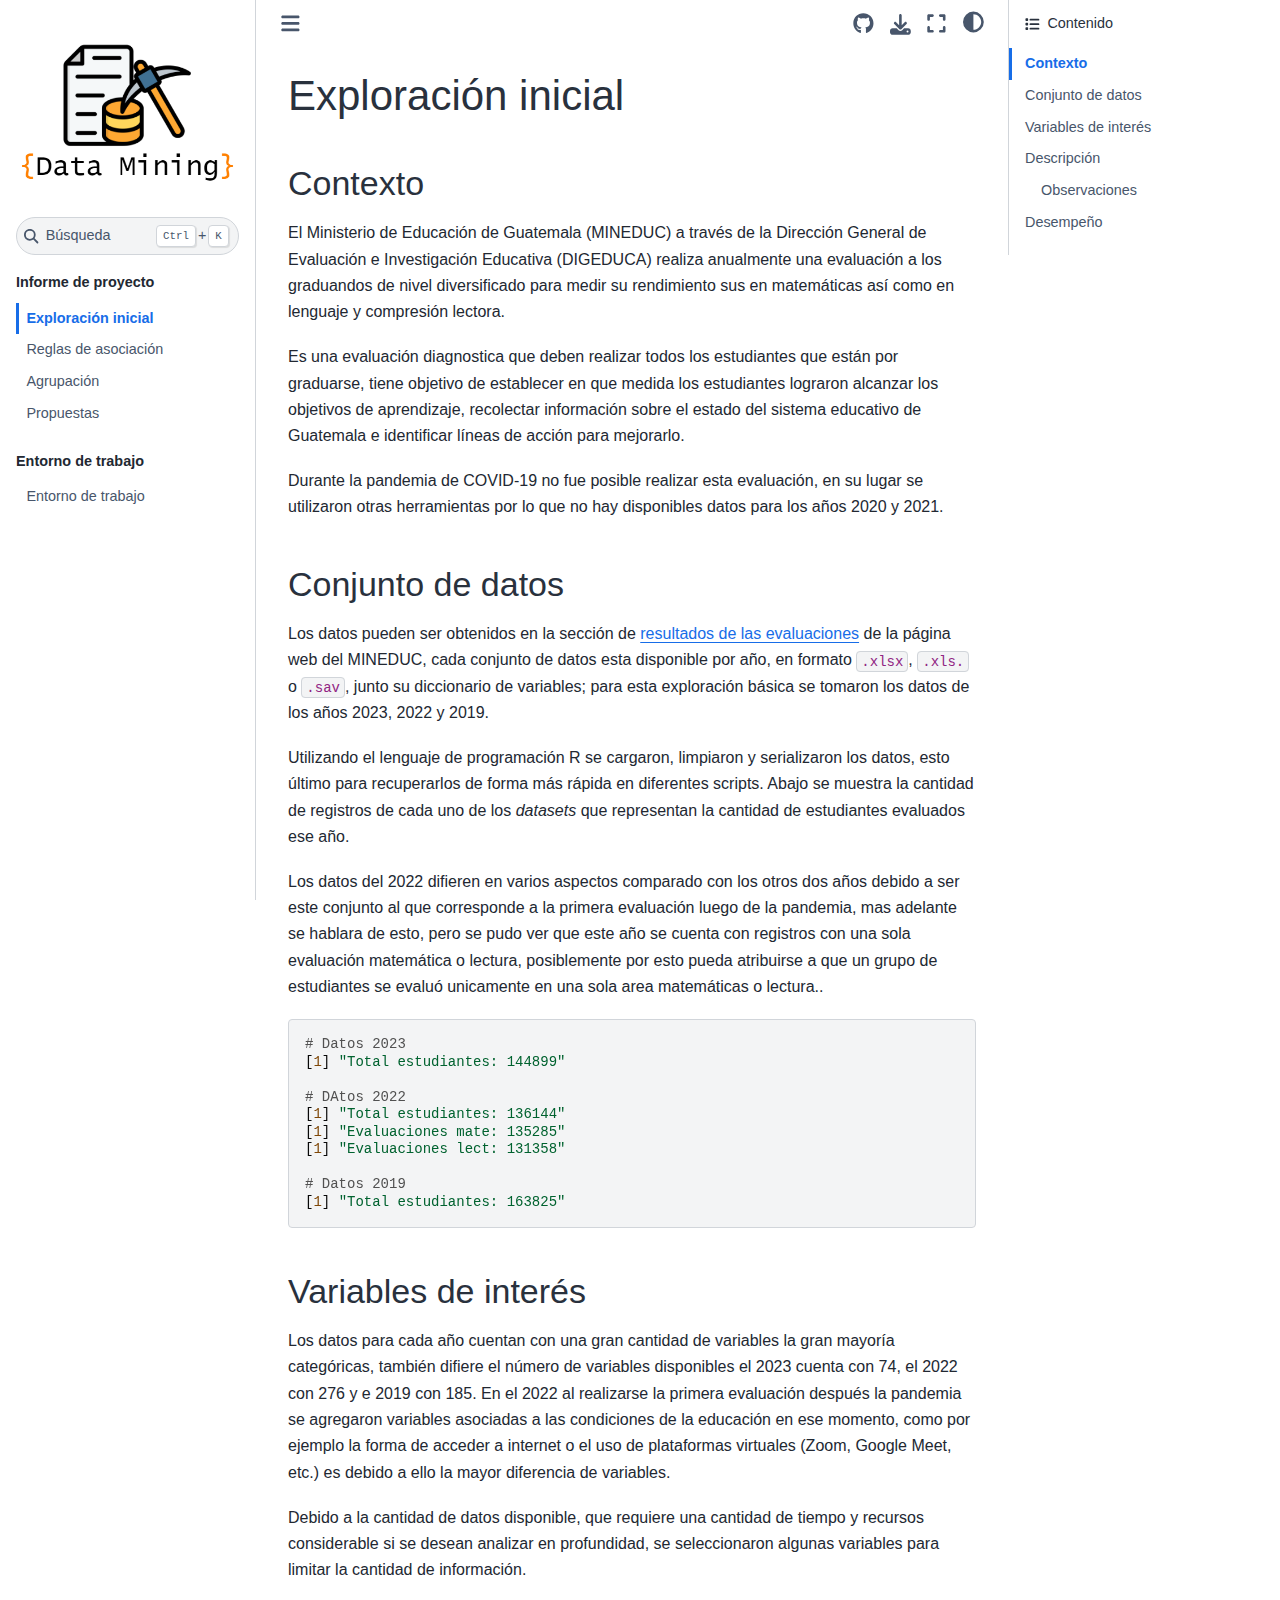
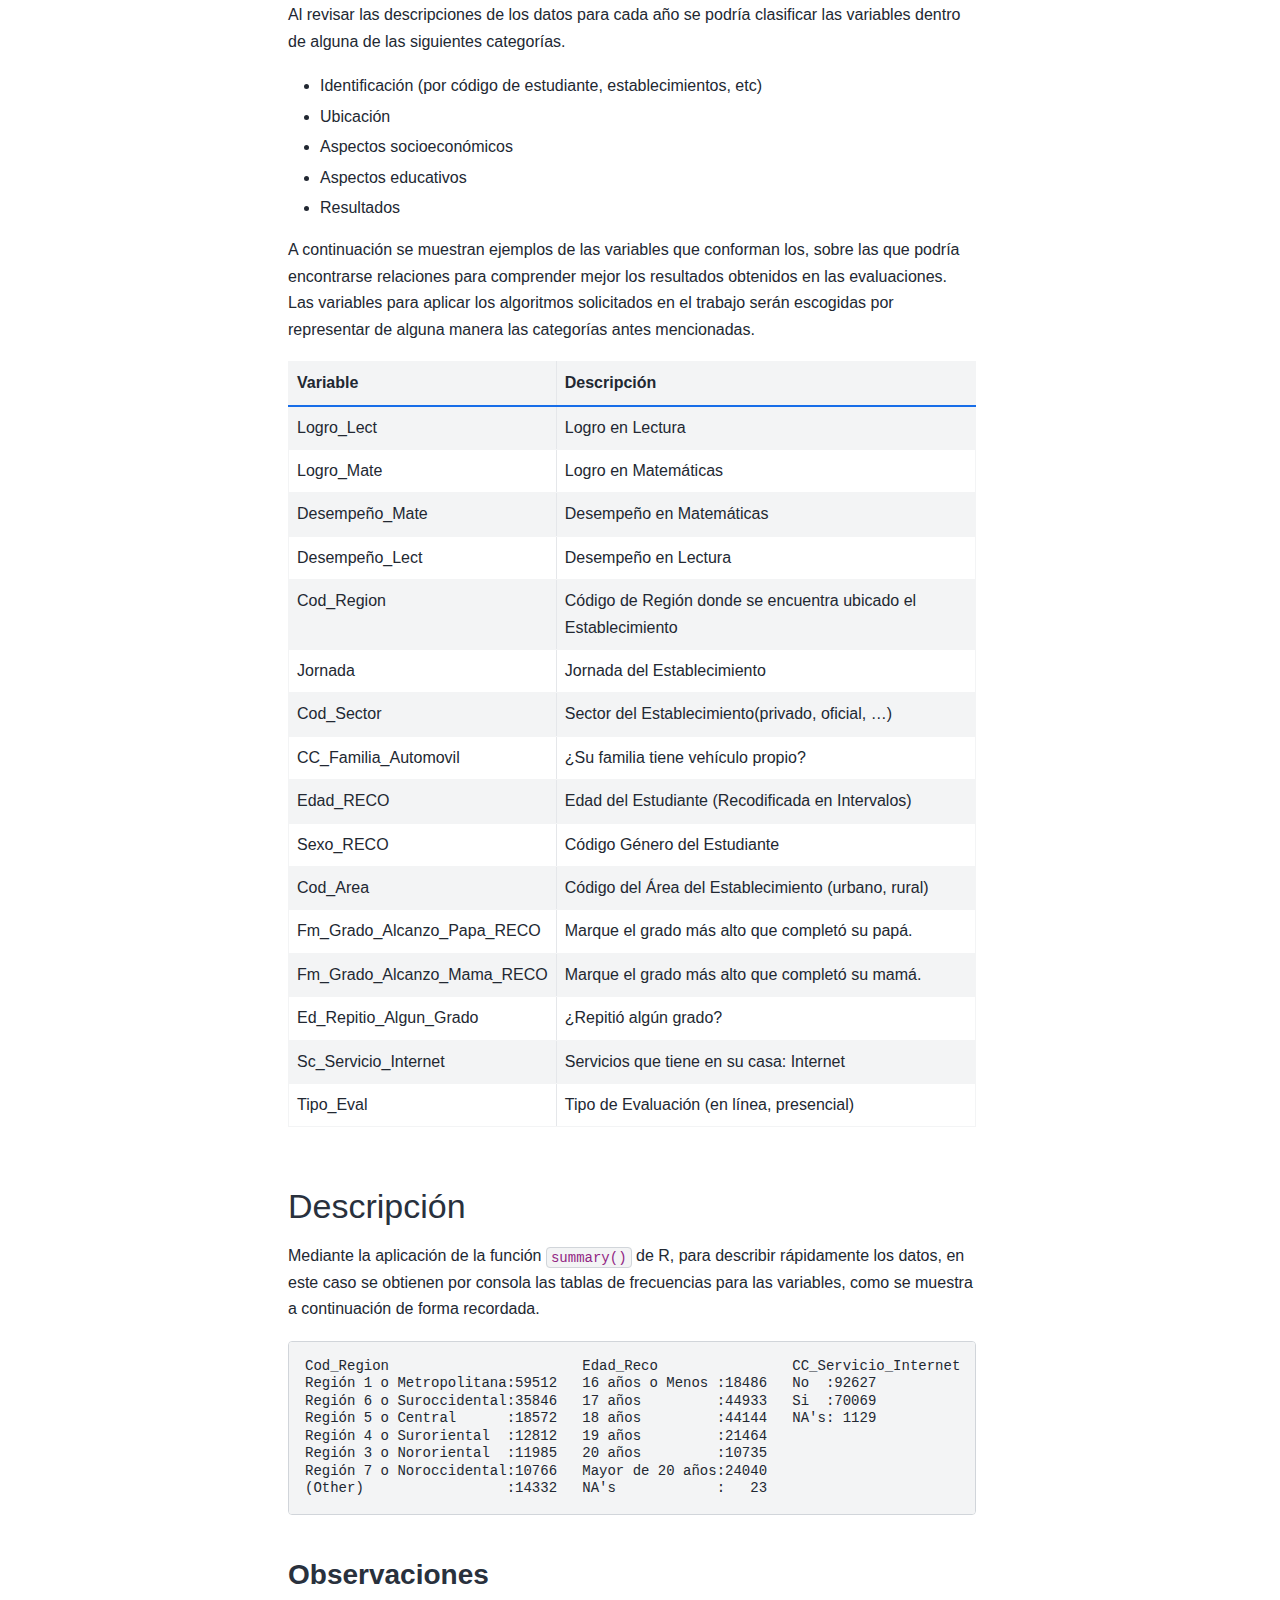
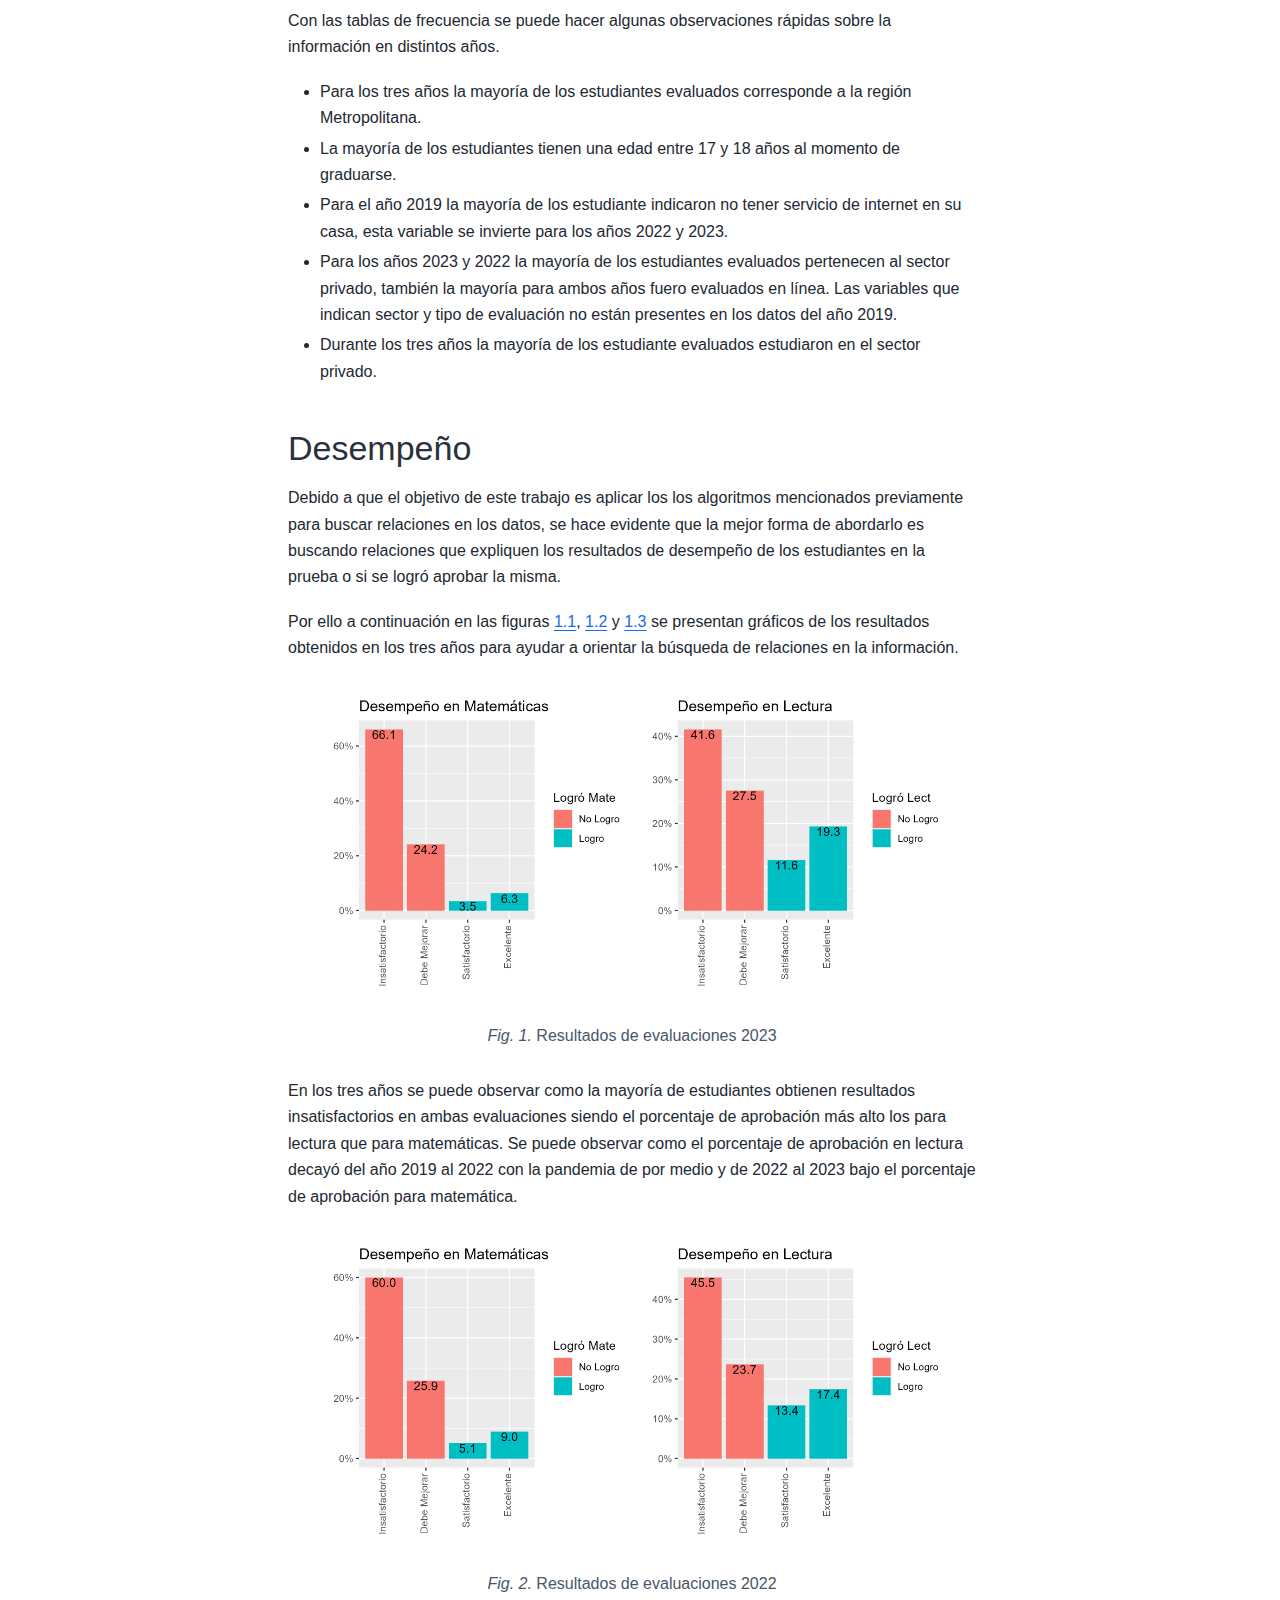
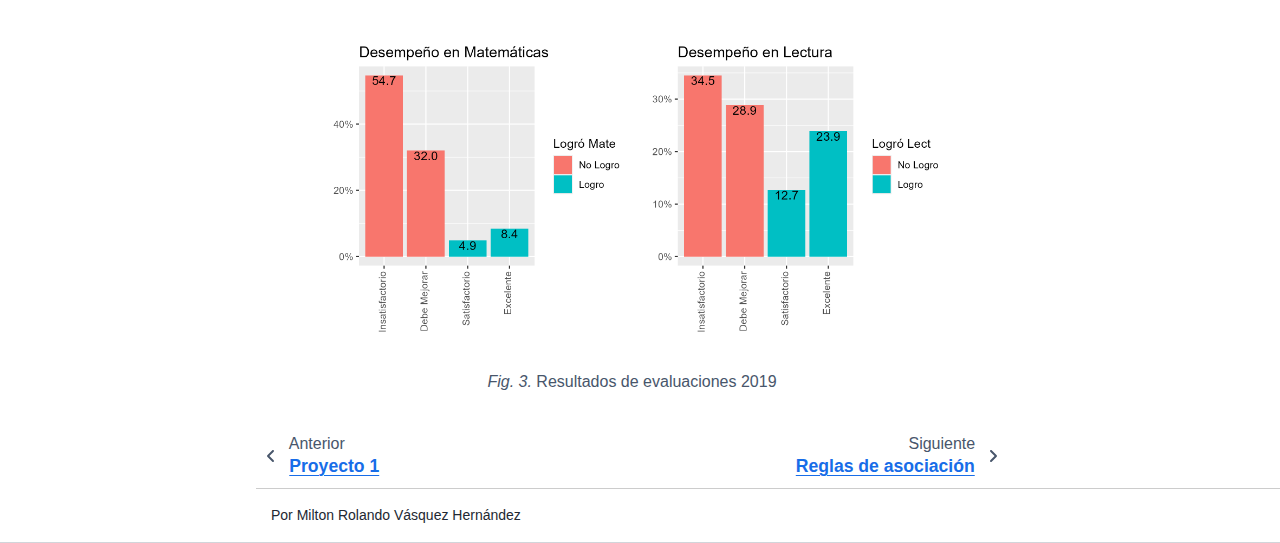
<file: modules/bexploration.html>
<!DOCTYPE html>


<html lang="es" data-content_root="../" >

  <head>
    <meta charset="utf-8" />
    <meta name="viewport" content="width=device-width, initial-scale=1.0" /><meta name="viewport" content="width=device-width, initial-scale=1" />

    <title>Exploración inicial</title>
  
  
  
  <script data-cfasync="false">
    document.documentElement.dataset.mode = localStorage.getItem("mode") || "";
    document.documentElement.dataset.theme = localStorage.getItem("theme") || "";
  </script>
  <!-- 
    this give us a css class that will be invisible only if js is disabled 
  -->
  <noscript>
    <style>
      .pst-js-only { display: none !important; }

    </style>
  </noscript>
  
  <!-- Loaded before other Sphinx assets -->
  <link href="../_static/styles/theme.css?digest=26a4bc78f4c0ddb94549" rel="stylesheet" />
<link href="../_static/styles/pydata-sphinx-theme.css?digest=26a4bc78f4c0ddb94549" rel="stylesheet" />

    <link rel="stylesheet" type="text/css" href="../_static/pygments.css?v=a746c00c" />
    <link rel="stylesheet" type="text/css" href="../_static/styles/sphinx-book-theme.css?v=a3416100" />
    <link rel="stylesheet" type="text/css" href="../_static/copybutton.css?v=76b2166b" />
    <link rel="stylesheet" type="text/css" href="../_static/sphinx-design.min.css?v=95c83b7e" />
  
  <!-- So that users can add custom icons -->
  <script src="../_static/scripts/fontawesome.js?digest=26a4bc78f4c0ddb94549"></script>
  <!-- Pre-loaded scripts that we'll load fully later -->
  <link rel="preload" as="script" href="../_static/scripts/bootstrap.js?digest=26a4bc78f4c0ddb94549" />
<link rel="preload" as="script" href="../_static/scripts/pydata-sphinx-theme.js?digest=26a4bc78f4c0ddb94549" />

    <script src="../_static/documentation_options.js?v=c96076fa"></script>
    <script src="../_static/doctools.js?v=9bcbadda"></script>
    <script src="../_static/sphinx_highlight.js?v=dc90522c"></script>
    <script src="../_static/clipboard.min.js?v=a7894cd8"></script>
    <script src="../_static/copybutton.js?v=f281be69"></script>
    <script src="../_static/scripts/sphinx-book-theme.js?v=887ef09a"></script>
    <script src="../_static/translations.js?v=f85f4cfb"></script>
    <script src="../_static/design-tabs.js?v=f930bc37"></script>
    <script>DOCUMENTATION_OPTIONS.pagename = 'modules/bexploration';</script>
    <link rel="index" title="Índice" href="../genindex.html" />
    <link rel="search" title="Búsqueda" href="../search.html" />
    <link rel="next" title="Reglas de asociación" href="reglas.html" />
    <link rel="prev" title="Proyecto 1" href="../index.html" />
  <meta name="viewport" content="width=device-width, initial-scale=1"/>
  <meta name="docsearch:language" content="es"/>
  <meta name="docsearch:version" content="" />
  </head>
  
  
  <body data-bs-spy="scroll" data-bs-target=".bd-toc-nav" data-offset="180" data-bs-root-margin="0px 0px -60%" data-default-mode="">

  
  
  <div id="pst-skip-link" class="skip-link d-print-none"><a href="#main-content">Skip to main content</a></div>
  
  <div id="pst-scroll-pixel-helper"></div>
  
  <button type="button" class="btn rounded-pill" id="pst-back-to-top">
    <i class="fa-solid fa-arrow-up"></i>Back to top</button>

  
  <dialog id="pst-search-dialog">
    
<form class="bd-search d-flex align-items-center"
      action="../search.html"
      method="get">
  <i class="fa-solid fa-magnifying-glass"></i>
  <input type="search"
         class="form-control"
         name="q"
         placeholder="Search..."
         aria-label="Search..."
         autocomplete="off"
         autocorrect="off"
         autocapitalize="off"
         spellcheck="false"/>
  <span class="search-button__kbd-shortcut"><kbd class="kbd-shortcut__modifier">Ctrl</kbd>+<kbd>K</kbd></span>
</form>
  </dialog>

  <div class="pst-async-banner-revealer d-none">
  <aside id="bd-header-version-warning" class="d-none d-print-none" aria-label="Version warning"></aside>
</div>

  
    <header class="bd-header navbar navbar-expand-lg bd-navbar d-print-none">
    </header>
  

  <div class="bd-container">
    <div class="bd-container__inner bd-page-width">
      
      
      
      <dialog id="pst-primary-sidebar-modal"></dialog>
      <div id="pst-primary-sidebar" class="bd-sidebar-primary bd-sidebar">
        

  
  <div class="sidebar-header-items sidebar-primary__section">
    
    
    
    
  </div>
  
    <div class="sidebar-primary-items__start sidebar-primary__section">
        <div class="sidebar-primary-item">

  
    
  

<a class="navbar-brand logo" href="../index.html">
  
  
  
  
  
    
    
      
    
    
    <img src="../_static/logo.png" class="logo__image only-light" alt=" - Home"/>
    <img src="../_static/logo.png" class="logo__image only-dark pst-js-only" alt=" - Home"/>
  
  
</a></div>
        <div class="sidebar-primary-item">

<button class="btn search-button-field search-button__button pst-js-only" title="Búsqueda" aria-label="Búsqueda" data-bs-placement="bottom" data-bs-toggle="tooltip">
 <i class="fa-solid fa-magnifying-glass"></i>
 <span class="search-button__default-text">Búsqueda</span>
 <span class="search-button__kbd-shortcut"><kbd class="kbd-shortcut__modifier">Ctrl</kbd>+<kbd class="kbd-shortcut__modifier">K</kbd></span>
</button></div>
        <div class="sidebar-primary-item"><nav class="bd-links bd-docs-nav" aria-label="Main">
    <div class="bd-toc-item navbar-nav active">
        <p aria-level="2" class="caption" role="heading"><span class="caption-text">Informe de proyecto</span></p>
<ul class="current nav bd-sidenav">
<li class="toctree-l1 current active"><a class="current reference internal" href="#">Exploración inicial</a></li>
<li class="toctree-l1"><a class="reference internal" href="reglas.html">Reglas de asociación</a></li>
<li class="toctree-l1"><a class="reference internal" href="kmeans.html">Agrupación</a></li>
<li class="toctree-l1"><a class="reference internal" href="propuesta.html">Propuestas</a></li>
</ul>
<p aria-level="2" class="caption" role="heading"><span class="caption-text">Entorno de trabajo</span></p>
<ul class="nav bd-sidenav">
<li class="toctree-l1"><a class="reference internal" href="documentation.html">Entorno de trabajo</a></li>
</ul>

    </div>
</nav></div>
    </div>
  
  
  <div class="sidebar-primary-items__end sidebar-primary__section">
  </div>
  
  <div id="rtd-footer-container"></div>


      </div>
      
      <main id="main-content" class="bd-main" role="main">
        
        

<div class="sbt-scroll-pixel-helper"></div>

          <div class="bd-content">
            <div class="bd-article-container">
              
              <div class="bd-header-article d-print-none">
<div class="header-article-items header-article__inner">
  
    <div class="header-article-items__start">
      
        <div class="header-article-item"><button class="sidebar-toggle primary-toggle btn btn-sm" title="Toggle primary sidebar" data-bs-placement="bottom" data-bs-toggle="tooltip">
  <span class="fa-solid fa-bars"></span>
</button></div>
      
    </div>
  
  
    <div class="header-article-items__end">
      
        <div class="header-article-item">

<div class="article-header-buttons">


<a href="https://github.com/MiltonVH/dm_project_1" target="_blank"
   class="btn btn-sm btn-source-repository-button"
   title="Repositorio de origen"
   data-bs-placement="bottom" data-bs-toggle="tooltip"
>
  

<span class="btn__icon-container">
  <i class="fab fa-github"></i>
  </span>

</a>






<div class="dropdown dropdown-download-buttons">
  <button class="btn dropdown-toggle" type="button" data-bs-toggle="dropdown" aria-expanded="false" aria-label="Descarga esta pagina">
    <i class="fas fa-download"></i>
  </button>
  <ul class="dropdown-menu">
      
      
      
      <li><a href="../_sources/modules/bexploration.md" target="_blank"
   class="btn btn-sm btn-download-source-button dropdown-item"
   title="Descargar archivo fuente"
   data-bs-placement="left" data-bs-toggle="tooltip"
>
  

<span class="btn__icon-container">
  <i class="fas fa-file"></i>
  </span>
<span class="btn__text-container">.md</span>
</a>
</li>
      
      
      
      
      <li>
<button onclick="window.print()"
  class="btn btn-sm btn-download-pdf-button dropdown-item"
  title="Imprimir en PDF"
  data-bs-placement="left" data-bs-toggle="tooltip"
>
  

<span class="btn__icon-container">
  <i class="fas fa-file-pdf"></i>
  </span>
<span class="btn__text-container">.pdf</span>
</button>
</li>
      
  </ul>
</div>




<button onclick="toggleFullScreen()"
  class="btn btn-sm btn-fullscreen-button"
  title="Modo de pantalla completa"
  data-bs-placement="bottom" data-bs-toggle="tooltip"
>
  

<span class="btn__icon-container">
  <i class="fas fa-expand"></i>
  </span>

</button>



<button class="btn btn-sm nav-link pst-navbar-icon theme-switch-button pst-js-only" aria-label="Color mode" data-bs-title="Color mode"  data-bs-placement="bottom" data-bs-toggle="tooltip">
  <i class="theme-switch fa-solid fa-sun                fa-lg" data-mode="light" title="Light"></i>
  <i class="theme-switch fa-solid fa-moon               fa-lg" data-mode="dark"  title="Dark"></i>
  <i class="theme-switch fa-solid fa-circle-half-stroke fa-lg" data-mode="auto"  title="System Settings"></i>
</button>


<button class="btn btn-sm pst-navbar-icon search-button search-button__button pst-js-only" title="Búsqueda" aria-label="Búsqueda" data-bs-placement="bottom" data-bs-toggle="tooltip">
    <i class="fa-solid fa-magnifying-glass fa-lg"></i>
</button>
<button class="sidebar-toggle secondary-toggle btn btn-sm" title="Toggle secondary sidebar" data-bs-placement="bottom" data-bs-toggle="tooltip">
    <span class="fa-solid fa-list"></span>
</button>
</div></div>
      
    </div>
  
</div>
</div>
              
              

<div id="jb-print-docs-body" class="onlyprint">
    <h1>Exploración inicial</h1>
    <!-- Table of contents -->
    <div id="print-main-content">
        <div id="jb-print-toc">
            
            <div>
                <h2> Contenido </h2>
            </div>
            <nav aria-label="Page">
                <ul class="visible nav section-nav flex-column">
<li class="toc-h2 nav-item toc-entry"><a class="reference internal nav-link" href="#contexto">Contexto</a></li>
<li class="toc-h2 nav-item toc-entry"><a class="reference internal nav-link" href="#conjunto-de-datos">Conjunto de datos</a></li>
<li class="toc-h2 nav-item toc-entry"><a class="reference internal nav-link" href="#variables-de-interes">Variables de interés</a></li>
<li class="toc-h2 nav-item toc-entry"><a class="reference internal nav-link" href="#descripcion">Descripción</a><ul class="visible nav section-nav flex-column">
<li class="toc-h3 nav-item toc-entry"><a class="reference internal nav-link" href="#observaciones">Observaciones</a></li>
</ul>
</li>
<li class="toc-h2 nav-item toc-entry"><a class="reference internal nav-link" href="#desempeno">Desempeño</a></li>
</ul>
            </nav>
        </div>
    </div>
</div>

              
                
<div id="searchbox"></div>
                <article class="bd-article">
                  
  <section id="exploracion-inicial">
<h1>Exploración inicial<a class="headerlink" href="#exploracion-inicial" title="Link to this heading">#</a></h1>
<section id="contexto">
<h2>Contexto<a class="headerlink" href="#contexto" title="Link to this heading">#</a></h2>
<p>El Ministerio de Educación de Guatemala (MINEDUC)  a través de la Dirección General de Evaluación e Investigación Educativa (DIGEDUCA) realiza anualmente una evaluación a los graduandos de nivel diversificado para medir su rendimiento sus en matemáticas así como en lenguaje y compresión lectora.</p>
<p>Es una evaluación diagnostica que  deben realizar todos los estudiantes que están por graduarse, tiene objetivo de establecer en que medida los estudiantes lograron alcanzar los objetivos de aprendizaje, recolectar información sobre el estado del sistema educativo de Guatemala e identificar líneas de acción para mejorarlo.</p>
<p>Durante la pandemia de COVID-19 no fue posible realizar esta evaluación, en su lugar se utilizaron otras herramientas por lo que no hay disponibles datos para los años 2020 y 2021.</p>
</section>
<section id="conjunto-de-datos">
<h2>Conjunto de datos<a class="headerlink" href="#conjunto-de-datos" title="Link to this heading">#</a></h2>
<p>Los datos pueden ser obtenidos en la sección de <a class="reference external" href="https://edu.mineduc.gob.gt/digeduca/?p=resultadosevaluacionesMain.asp">resultados de las evaluaciones</a> de la página web del MINEDUC, cada conjunto de datos esta disponible por año, en formato <code class="docutils literal notranslate"><span class="pre">.xlsx</span></code>, <code class="docutils literal notranslate"><span class="pre">.xls.</span></code> o <code class="docutils literal notranslate"><span class="pre">.sav</span></code>, junto su diccionario de variables; para esta exploración básica se tomaron los datos de los años 2023, 2022 y 2019.</p>
<p>Utilizando el lenguaje de programación R se cargaron, limpiaron y serializaron los datos, esto último para recuperarlos de forma más rápida en diferentes scripts. Abajo se muestra la cantidad de registros de cada uno de los <em>datasets</em> que representan la cantidad de estudiantes evaluados ese año.</p>
<p>Los datos del 2022 difieren en varios aspectos comparado con los otros dos años debido a ser este conjunto al que corresponde a la primera evaluación luego de la pandemia, mas adelante se hablara de esto, pero se pudo ver que este año se cuenta con registros con una sola evaluación matemática o lectura, posiblemente por esto pueda atribuirse a que un grupo de estudiantes se evaluó unicamente en una sola area matemáticas o lectura..</p>
<div class="highlight-r notranslate"><div class="highlight"><pre><span></span><span class="c1"># Datos 2023</span>
<span class="p">[</span><span class="m">1</span><span class="p">]</span><span class="w"> </span><span class="s">&quot;Total estudiantes: 144899&quot;</span>

<span class="c1"># DAtos 2022</span>
<span class="p">[</span><span class="m">1</span><span class="p">]</span><span class="w"> </span><span class="s">&quot;Total estudiantes: 136144&quot;</span>
<span class="p">[</span><span class="m">1</span><span class="p">]</span><span class="w"> </span><span class="s">&quot;Evaluaciones mate: 135285&quot;</span>
<span class="p">[</span><span class="m">1</span><span class="p">]</span><span class="w"> </span><span class="s">&quot;Evaluaciones lect: 131358&quot;</span>

<span class="c1"># Datos 2019</span>
<span class="p">[</span><span class="m">1</span><span class="p">]</span><span class="w"> </span><span class="s">&quot;Total estudiantes: 163825&quot;</span>
</pre></div>
</div>
</section>
<section id="variables-de-interes">
<h2>Variables de interés<a class="headerlink" href="#variables-de-interes" title="Link to this heading">#</a></h2>
<p>Los datos para cada año cuentan con una gran cantidad de variables la gran mayoría categóricas, también difiere el número de variables disponibles el 2023 cuenta con 74, el 2022 con 276 y e 2019 con 185. En el 2022 al realizarse la primera evaluación después la pandemia se agregaron variables asociadas a las condiciones de la educación en ese momento, como por ejemplo la forma de acceder a internet o el uso de plataformas virtuales (Zoom, Google Meet, etc.) es debido a ello la mayor diferencia de variables.</p>
<p>Debido a la cantidad de datos disponible, que requiere una cantidad de tiempo y recursos considerable si se desean analizar en profundidad, se seleccionaron algunas variables para limitar la cantidad de información.</p>
<p>Al revisar las descripciones de los datos para cada año se podría clasificar las variables dentro de alguna de las siguientes categorías.</p>
<ul class="simple">
<li><p>Identificación (por código de estudiante, establecimientos, etc)</p></li>
<li><p>Ubicación</p></li>
<li><p>Aspectos socioeconómicos</p></li>
<li><p>Aspectos educativos</p></li>
<li><p>Resultados</p></li>
</ul>
<p>A continuación se muestran ejemplos de las variables que conforman los, sobre las que podría encontrarse relaciones para comprender mejor los resultados obtenidos en las evaluaciones. Las variables para aplicar los algoritmos solicitados en el trabajo serán escogidas  por representar de alguna manera las categorías antes mencionadas.</p>
<div class="pst-scrollable-table-container"><table class="table">
<thead>
<tr class="row-odd"><th class="head"><p>Variable</p></th>
<th class="head"><p>Descripción</p></th>
</tr>
</thead>
<tbody>
<tr class="row-even"><td><p>Logro_Lect</p></td>
<td><p>Logro en Lectura</p></td>
</tr>
<tr class="row-odd"><td><p>Logro_Mate</p></td>
<td><p>Logro en Matemáticas</p></td>
</tr>
<tr class="row-even"><td><p>Desempeño_Mate</p></td>
<td><p>Desempeño en Matemáticas</p></td>
</tr>
<tr class="row-odd"><td><p>Desempeño_Lect</p></td>
<td><p>Desempeño en Lectura</p></td>
</tr>
<tr class="row-even"><td><p>Cod_Region</p></td>
<td><p>Código de Región donde se encuentra ubicado el Establecimiento</p></td>
</tr>
<tr class="row-odd"><td><p>Jornada</p></td>
<td><p>Jornada del Establecimiento</p></td>
</tr>
<tr class="row-even"><td><p>Cod_Sector</p></td>
<td><p>Sector del Establecimiento(privado, oficial, …)</p></td>
</tr>
<tr class="row-odd"><td><p>CC_Familia_Automovil</p></td>
<td><p>¿Su familia tiene vehículo propio?</p></td>
</tr>
<tr class="row-even"><td><p>Edad_RECO</p></td>
<td><p>Edad del Estudiante (Recodificada en Intervalos)</p></td>
</tr>
<tr class="row-odd"><td><p>Sexo_RECO</p></td>
<td><p>Código Género del Estudiante</p></td>
</tr>
<tr class="row-even"><td><p>Cod_Area</p></td>
<td><p>Código del Área del Establecimiento (urbano, rural)</p></td>
</tr>
<tr class="row-odd"><td><p>Fm_Grado_Alcanzo_Papa_RECO</p></td>
<td><p>Marque el grado más alto que completó su papá.</p></td>
</tr>
<tr class="row-even"><td><p>Fm_Grado_Alcanzo_Mama_RECO</p></td>
<td><p>Marque el grado más alto que completó su mamá.</p></td>
</tr>
<tr class="row-odd"><td><p>Ed_Repitio_Algun_Grado</p></td>
<td><p>¿Repitió algún grado?</p></td>
</tr>
<tr class="row-even"><td><p>Sc_Servicio_Internet</p></td>
<td><p>Servicios que tiene en su casa: Internet</p></td>
</tr>
<tr class="row-odd"><td><p>Tipo_Eval</p></td>
<td><p>Tipo de Evaluación (en línea, presencial)</p></td>
</tr>
</tbody>
</table>
</div>
</section>
<section id="descripcion">
<h2>Descripción<a class="headerlink" href="#descripcion" title="Link to this heading">#</a></h2>
<p>Mediante la aplicación de la función <code class="docutils literal notranslate"><span class="pre">summary()</span></code> de R, para describir rápidamente los datos, en este caso se obtienen por consola las tablas de frecuencias para las variables, como se muestra a continuación de forma recordada.</p>
<div class="highlight-console notranslate"><div class="highlight"><pre><span></span><span class="go">Cod_Region                       Edad_Reco                CC_Servicio_Internet</span>
<span class="go">Región 1 o Metropolitana:59512   16 años o Menos :18486   No  :92627</span>
<span class="go">Región 6 o Suroccidental:35846   17 años         :44933   Si  :70069</span>
<span class="go">Región 5 o Central      :18572   18 años         :44144   NA&#39;s: 1129</span>
<span class="go">Región 4 o Suroriental  :12812   19 años         :21464</span>
<span class="go">Región 3 o Nororiental  :11985   20 años         :10735</span>
<span class="go">Región 7 o Noroccidental:10766   Mayor de 20 años:24040</span>
<span class="gp gp-VirtualEnv">(Other)</span>                 <span class="go">:14332   NA&#39;s            :   23</span>
</pre></div>
</div>
<section id="observaciones">
<h3>Observaciones<a class="headerlink" href="#observaciones" title="Link to this heading">#</a></h3>
<p>Con las tablas de frecuencia se puede hacer algunas observaciones rápidas sobre la información en distintos años.</p>
<ul class="simple">
<li><p>Para los tres años la mayoría de los estudiantes evaluados corresponde a la región Metropolitana.</p></li>
<li><p>La mayoría de los estudiantes tienen una edad entre 17 y 18 años al momento de graduarse.</p></li>
<li><p>Para el año 2019 la mayoría de los estudiante indicaron no tener servicio de internet en su casa, esta variable se invierte para los años 2022 y 2023.</p></li>
<li><p>Para los años 2023 y 2022 la mayoría de los estudiantes evaluados pertenecen al sector privado, también la mayoría para ambos años fuero evaluados en línea. Las variables que indican sector y tipo de evaluación no están presentes en los datos del año 2019.</p></li>
<li><p>Durante los tres años la mayoría de los estudiante evaluados estudiaron en el sector privado.</p></li>
</ul>
</section>
</section>
<section id="desempeno">
<h2>Desempeño<a class="headerlink" href="#desempeno" title="Link to this heading">#</a></h2>
<p>Debido a que el objetivo de este trabajo es aplicar los los algoritmos mencionados previamente para buscar relaciones en los datos, se hace evidente que la mejor forma de abordarlo es buscando relaciones que expliquen los resultados de desempeño de los estudiantes en la prueba o si se logró aprobar la misma.</p>
<p>Por ello a continuación en las figuras <a class="reference internal" href="#g2023">1.1</a>, <a class="reference internal" href="#g2022">1.2</a> y <a class="reference internal" href="#g2019">1.3</a> se presentan gráficos de los resultados obtenidos en los tres años para ayudar a orientar la búsqueda de relaciones en la información.</p>
<figure class="align-center" id="g2023">
<a class="reference internal image-reference" href="../_images/g2023.png"><img alt="../_images/g2023.png" src="../_images/g2023.png" style="width: 650px;" />
</a>
<figcaption>
<p><span class="caption-number">Fig. 1. </span><span class="caption-text">Resultados de evaluaciones 2023</span><a class="headerlink" href="#g2023" title="Link to this image">#</a></p>
</figcaption>
</figure>
<p>En los tres años se puede observar como la mayoría de estudiantes obtienen resultados insatisfactorios en ambas evaluaciones siendo el porcentaje de aprobación más alto los para lectura que para matemáticas. Se puede observar como el porcentaje de aprobación en lectura decayó del año 2019 al 2022 con la pandemia de por medio y de 2022 al 2023 bajo el porcentaje de aprobación para matemática.</p>
<figure class="align-center" id="g2022">
<a class="reference internal image-reference" href="../_images/g2022.png"><img alt="../_images/g2022.png" src="../_images/g2022.png" style="width: 650px;" />
</a>
<figcaption>
<p><span class="caption-number">Fig. 2. </span><span class="caption-text">Resultados de evaluaciones 2022</span><a class="headerlink" href="#g2022" title="Link to this image">#</a></p>
</figcaption>
</figure>
<figure class="align-center" id="g2019">
<a class="reference internal image-reference" href="../_images/g2019.png"><img alt="../_images/g2019.png" src="../_images/g2019.png" style="width: 650px;" />
</a>
<figcaption>
<p><span class="caption-number">Fig. 3. </span><span class="caption-text">Resultados de evaluaciones 2019</span><a class="headerlink" href="#g2019" title="Link to this image">#</a></p>
</figcaption>
</figure>
</section>
</section>


                </article>
              

              
              
              
              
                <footer class="prev-next-footer d-print-none">
                  
<div class="prev-next-area">
    <a class="left-prev"
       href="../index.html"
       title="previous page">
      <i class="fa-solid fa-angle-left"></i>
      <div class="prev-next-info">
        <p class="prev-next-subtitle">anterior</p>
        <p class="prev-next-title">Proyecto 1</p>
      </div>
    </a>
    <a class="right-next"
       href="reglas.html"
       title="next page">
      <div class="prev-next-info">
        <p class="prev-next-subtitle">siguiente</p>
        <p class="prev-next-title">Reglas de asociación</p>
      </div>
      <i class="fa-solid fa-angle-right"></i>
    </a>
</div>
                </footer>
              
            </div>
            
            
              
                <dialog id="pst-secondary-sidebar-modal"></dialog>
                <div id="pst-secondary-sidebar" class="bd-sidebar-secondary bd-toc"><div class="sidebar-secondary-items sidebar-secondary__inner">


  <div class="sidebar-secondary-item">
  <div class="page-toc tocsection onthispage">
    <i class="fa-solid fa-list"></i> Contenido
  </div>
  <nav class="bd-toc-nav page-toc">
    <ul class="visible nav section-nav flex-column">
<li class="toc-h2 nav-item toc-entry"><a class="reference internal nav-link" href="#contexto">Contexto</a></li>
<li class="toc-h2 nav-item toc-entry"><a class="reference internal nav-link" href="#conjunto-de-datos">Conjunto de datos</a></li>
<li class="toc-h2 nav-item toc-entry"><a class="reference internal nav-link" href="#variables-de-interes">Variables de interés</a></li>
<li class="toc-h2 nav-item toc-entry"><a class="reference internal nav-link" href="#descripcion">Descripción</a><ul class="visible nav section-nav flex-column">
<li class="toc-h3 nav-item toc-entry"><a class="reference internal nav-link" href="#observaciones">Observaciones</a></li>
</ul>
</li>
<li class="toc-h2 nav-item toc-entry"><a class="reference internal nav-link" href="#desempeno">Desempeño</a></li>
</ul>
  </nav></div>

</div></div>
              
            
          </div>
          <footer class="bd-footer-content">
            
<div class="bd-footer-content__inner container">
  
  <div class="footer-item">
    
<p class="component-author">
Por Milton Rolando Vásquez Hernández
</p>

  </div>
  
  <div class="footer-item">
    

  </div>
  
  <div class="footer-item">
    
  </div>
  
  <div class="footer-item">
    
  </div>
  
</div>
          </footer>
        

      </main>
    </div>
  </div>
  
  <!-- Scripts loaded after <body> so the DOM is not blocked -->
  <script defer src="../_static/scripts/bootstrap.js?digest=26a4bc78f4c0ddb94549"></script>
<script defer src="../_static/scripts/pydata-sphinx-theme.js?digest=26a4bc78f4c0ddb94549"></script>

  <footer class="bd-footer">
  </footer>
  </body>
</html>
</file>
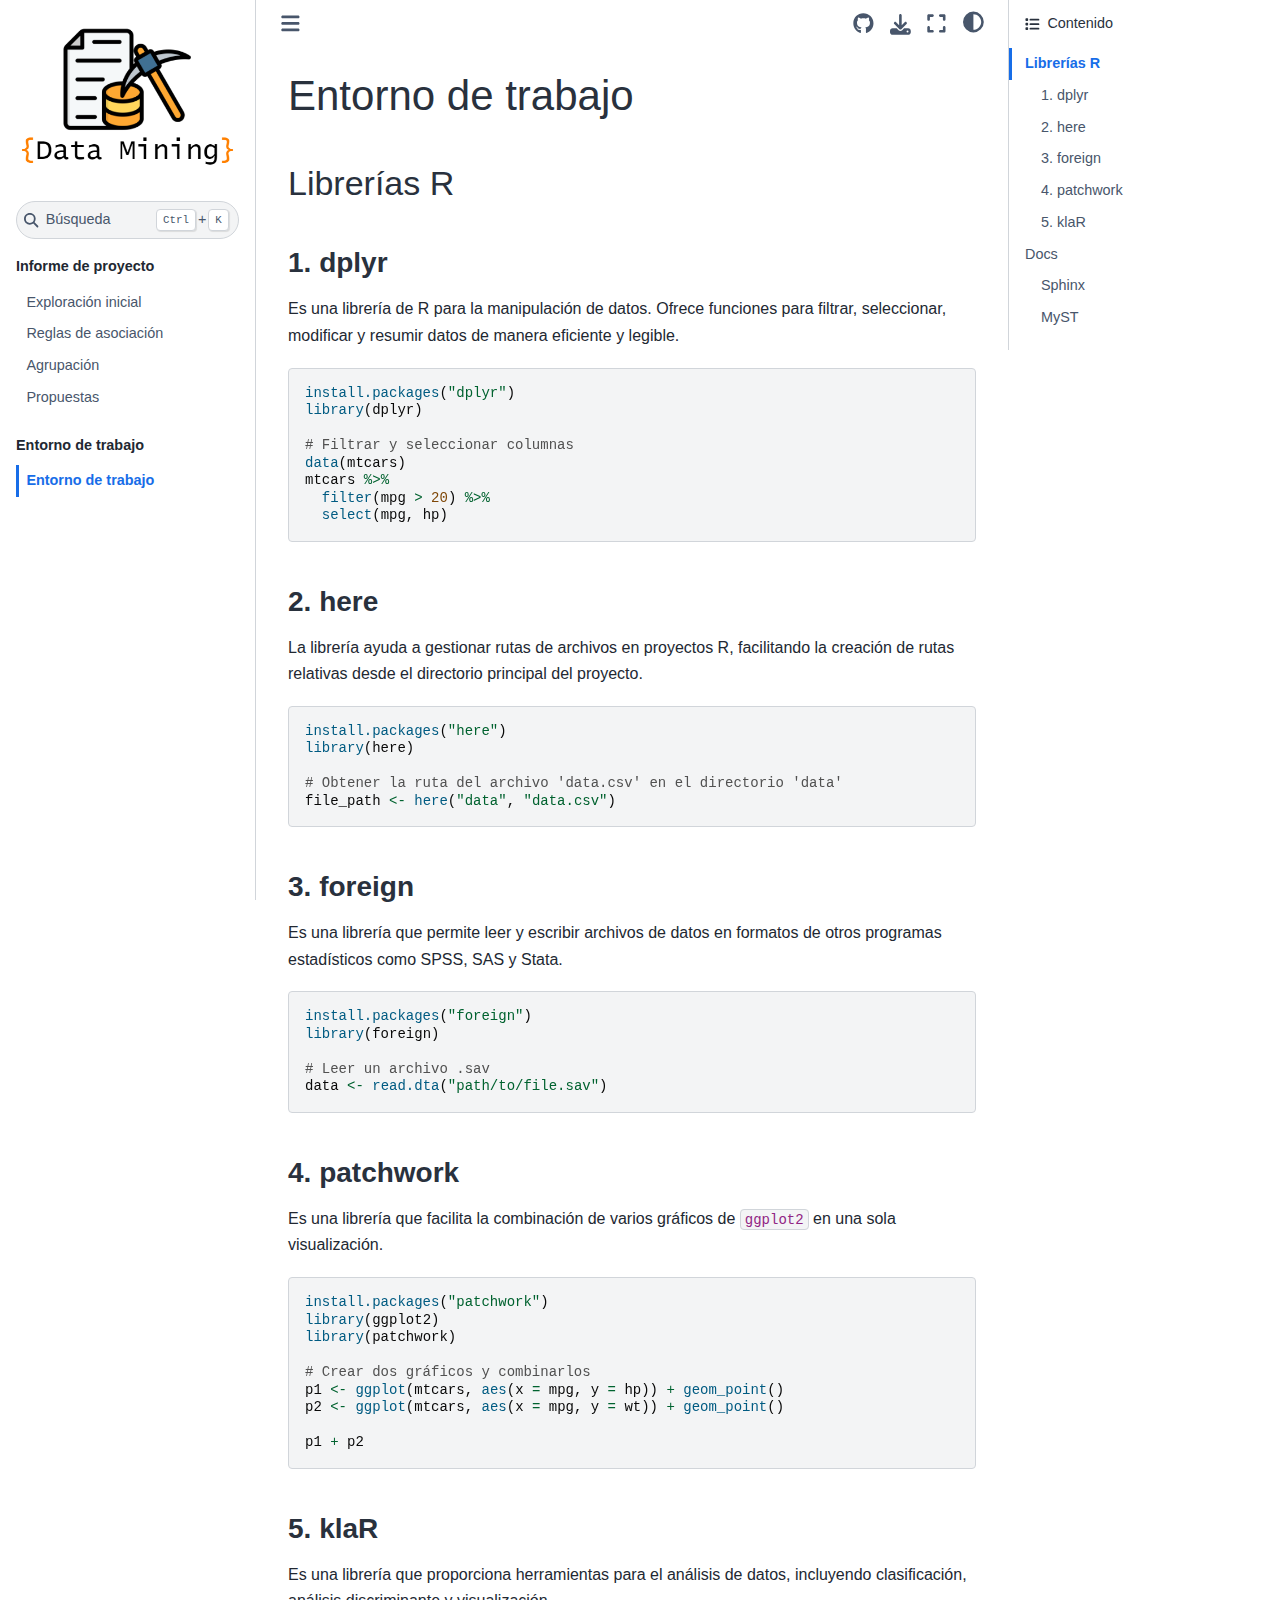
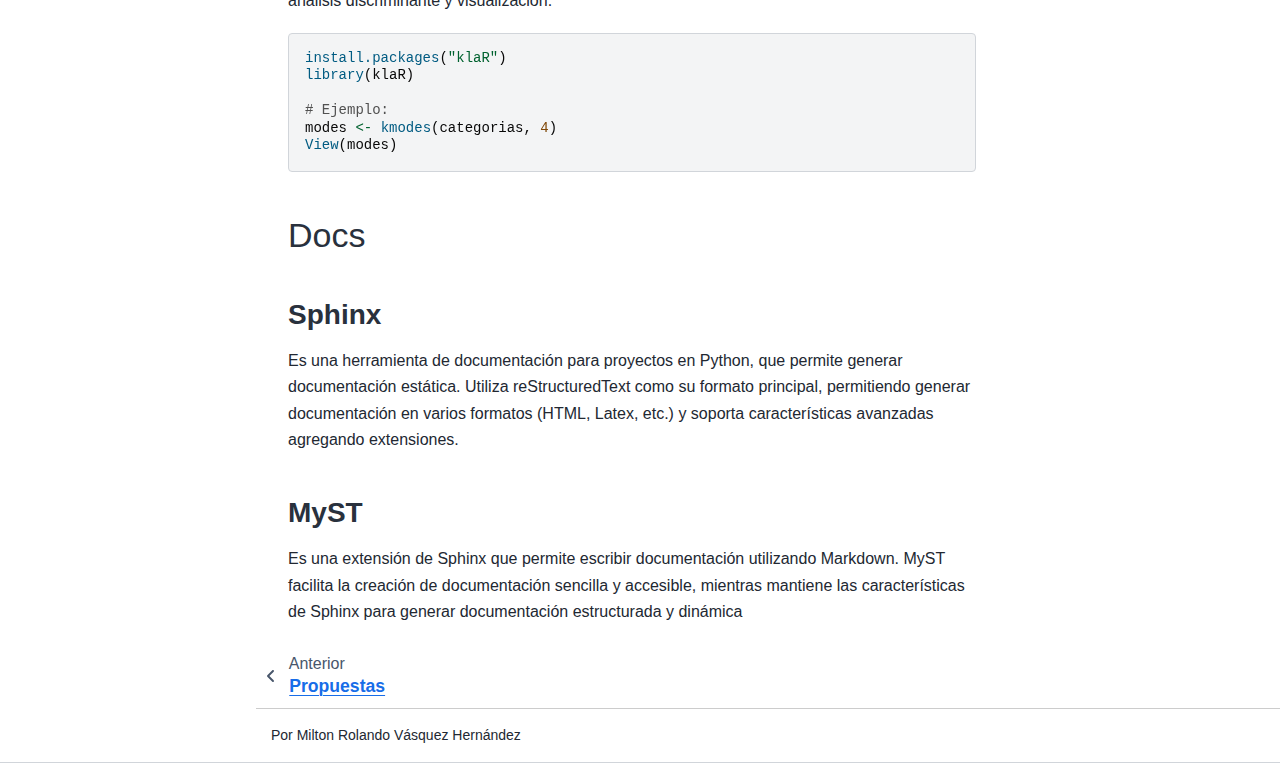
<file: modules/documentation.html>
<!DOCTYPE html>


<html lang="es" data-content_root="../" >

  <head>
    <meta charset="utf-8" />
    <meta name="viewport" content="width=device-width, initial-scale=1.0" /><meta name="viewport" content="width=device-width, initial-scale=1" />

    <title>Entorno de trabajo</title>
  
  
  
  <script data-cfasync="false">
    document.documentElement.dataset.mode = localStorage.getItem("mode") || "";
    document.documentElement.dataset.theme = localStorage.getItem("theme") || "";
  </script>
  <!-- 
    this give us a css class that will be invisible only if js is disabled 
  -->
  <noscript>
    <style>
      .pst-js-only { display: none !important; }

    </style>
  </noscript>
  
  <!-- Loaded before other Sphinx assets -->
  <link href="../_static/styles/theme.css?digest=26a4bc78f4c0ddb94549" rel="stylesheet" />
<link href="../_static/styles/pydata-sphinx-theme.css?digest=26a4bc78f4c0ddb94549" rel="stylesheet" />

    <link rel="stylesheet" type="text/css" href="../_static/pygments.css?v=a746c00c" />
    <link rel="stylesheet" type="text/css" href="../_static/styles/sphinx-book-theme.css?v=a3416100" />
    <link rel="stylesheet" type="text/css" href="../_static/copybutton.css?v=76b2166b" />
    <link rel="stylesheet" type="text/css" href="../_static/sphinx-design.min.css?v=95c83b7e" />
  
  <!-- So that users can add custom icons -->
  <script src="../_static/scripts/fontawesome.js?digest=26a4bc78f4c0ddb94549"></script>
  <!-- Pre-loaded scripts that we'll load fully later -->
  <link rel="preload" as="script" href="../_static/scripts/bootstrap.js?digest=26a4bc78f4c0ddb94549" />
<link rel="preload" as="script" href="../_static/scripts/pydata-sphinx-theme.js?digest=26a4bc78f4c0ddb94549" />

    <script src="../_static/documentation_options.js?v=c96076fa"></script>
    <script src="../_static/doctools.js?v=9bcbadda"></script>
    <script src="../_static/sphinx_highlight.js?v=dc90522c"></script>
    <script src="../_static/clipboard.min.js?v=a7894cd8"></script>
    <script src="../_static/copybutton.js?v=f281be69"></script>
    <script src="../_static/scripts/sphinx-book-theme.js?v=887ef09a"></script>
    <script src="../_static/translations.js?v=f85f4cfb"></script>
    <script src="../_static/design-tabs.js?v=f930bc37"></script>
    <script>DOCUMENTATION_OPTIONS.pagename = 'modules/documentation';</script>
    <link rel="index" title="Índice" href="../genindex.html" />
    <link rel="search" title="Búsqueda" href="../search.html" />
    <link rel="prev" title="Propuestas" href="propuesta.html" />
  <meta name="viewport" content="width=device-width, initial-scale=1"/>
  <meta name="docsearch:language" content="es"/>
  <meta name="docsearch:version" content="" />
  </head>
  
  
  <body data-bs-spy="scroll" data-bs-target=".bd-toc-nav" data-offset="180" data-bs-root-margin="0px 0px -60%" data-default-mode="">

  
  
  <div id="pst-skip-link" class="skip-link d-print-none"><a href="#main-content">Skip to main content</a></div>
  
  <div id="pst-scroll-pixel-helper"></div>
  
  <button type="button" class="btn rounded-pill" id="pst-back-to-top">
    <i class="fa-solid fa-arrow-up"></i>Back to top</button>

  
  <dialog id="pst-search-dialog">
    
<form class="bd-search d-flex align-items-center"
      action="../search.html"
      method="get">
  <i class="fa-solid fa-magnifying-glass"></i>
  <input type="search"
         class="form-control"
         name="q"
         placeholder="Search..."
         aria-label="Search..."
         autocomplete="off"
         autocorrect="off"
         autocapitalize="off"
         spellcheck="false"/>
  <span class="search-button__kbd-shortcut"><kbd class="kbd-shortcut__modifier">Ctrl</kbd>+<kbd>K</kbd></span>
</form>
  </dialog>

  <div class="pst-async-banner-revealer d-none">
  <aside id="bd-header-version-warning" class="d-none d-print-none" aria-label="Version warning"></aside>
</div>

  
    <header class="bd-header navbar navbar-expand-lg bd-navbar d-print-none">
    </header>
  

  <div class="bd-container">
    <div class="bd-container__inner bd-page-width">
      
      
      
      <dialog id="pst-primary-sidebar-modal"></dialog>
      <div id="pst-primary-sidebar" class="bd-sidebar-primary bd-sidebar">
        

  
  <div class="sidebar-header-items sidebar-primary__section">
    
    
    
    
  </div>
  
    <div class="sidebar-primary-items__start sidebar-primary__section">
        <div class="sidebar-primary-item">

  
    
  

<a class="navbar-brand logo" href="../index.html">
  
  
  
  
  
    
    
      
    
    
    <img src="../_static/logo.png" class="logo__image only-light" alt=" - Home"/>
    <img src="../_static/logo.png" class="logo__image only-dark pst-js-only" alt=" - Home"/>
  
  
</a></div>
        <div class="sidebar-primary-item">

<button class="btn search-button-field search-button__button pst-js-only" title="Búsqueda" aria-label="Búsqueda" data-bs-placement="bottom" data-bs-toggle="tooltip">
 <i class="fa-solid fa-magnifying-glass"></i>
 <span class="search-button__default-text">Búsqueda</span>
 <span class="search-button__kbd-shortcut"><kbd class="kbd-shortcut__modifier">Ctrl</kbd>+<kbd class="kbd-shortcut__modifier">K</kbd></span>
</button></div>
        <div class="sidebar-primary-item"><nav class="bd-links bd-docs-nav" aria-label="Main">
    <div class="bd-toc-item navbar-nav active">
        <p aria-level="2" class="caption" role="heading"><span class="caption-text">Informe de proyecto</span></p>
<ul class="nav bd-sidenav">
<li class="toctree-l1"><a class="reference internal" href="bexploration.html">Exploración inicial</a></li>
<li class="toctree-l1"><a class="reference internal" href="reglas.html">Reglas de asociación</a></li>
<li class="toctree-l1"><a class="reference internal" href="kmeans.html">Agrupación</a></li>
<li class="toctree-l1"><a class="reference internal" href="propuesta.html">Propuestas</a></li>
</ul>
<p aria-level="2" class="caption" role="heading"><span class="caption-text">Entorno de trabajo</span></p>
<ul class="current nav bd-sidenav">
<li class="toctree-l1 current active"><a class="current reference internal" href="#">Entorno de trabajo</a></li>
</ul>

    </div>
</nav></div>
    </div>
  
  
  <div class="sidebar-primary-items__end sidebar-primary__section">
  </div>
  
  <div id="rtd-footer-container"></div>


      </div>
      
      <main id="main-content" class="bd-main" role="main">
        
        

<div class="sbt-scroll-pixel-helper"></div>

          <div class="bd-content">
            <div class="bd-article-container">
              
              <div class="bd-header-article d-print-none">
<div class="header-article-items header-article__inner">
  
    <div class="header-article-items__start">
      
        <div class="header-article-item"><button class="sidebar-toggle primary-toggle btn btn-sm" title="Toggle primary sidebar" data-bs-placement="bottom" data-bs-toggle="tooltip">
  <span class="fa-solid fa-bars"></span>
</button></div>
      
    </div>
  
  
    <div class="header-article-items__end">
      
        <div class="header-article-item">

<div class="article-header-buttons">


<a href="https://github.com/MiltonVH/dm_project_1" target="_blank"
   class="btn btn-sm btn-source-repository-button"
   title="Repositorio de origen"
   data-bs-placement="bottom" data-bs-toggle="tooltip"
>
  

<span class="btn__icon-container">
  <i class="fab fa-github"></i>
  </span>

</a>






<div class="dropdown dropdown-download-buttons">
  <button class="btn dropdown-toggle" type="button" data-bs-toggle="dropdown" aria-expanded="false" aria-label="Descarga esta pagina">
    <i class="fas fa-download"></i>
  </button>
  <ul class="dropdown-menu">
      
      
      
      <li><a href="../_sources/modules/documentation.md" target="_blank"
   class="btn btn-sm btn-download-source-button dropdown-item"
   title="Descargar archivo fuente"
   data-bs-placement="left" data-bs-toggle="tooltip"
>
  

<span class="btn__icon-container">
  <i class="fas fa-file"></i>
  </span>
<span class="btn__text-container">.md</span>
</a>
</li>
      
      
      
      
      <li>
<button onclick="window.print()"
  class="btn btn-sm btn-download-pdf-button dropdown-item"
  title="Imprimir en PDF"
  data-bs-placement="left" data-bs-toggle="tooltip"
>
  

<span class="btn__icon-container">
  <i class="fas fa-file-pdf"></i>
  </span>
<span class="btn__text-container">.pdf</span>
</button>
</li>
      
  </ul>
</div>




<button onclick="toggleFullScreen()"
  class="btn btn-sm btn-fullscreen-button"
  title="Modo de pantalla completa"
  data-bs-placement="bottom" data-bs-toggle="tooltip"
>
  

<span class="btn__icon-container">
  <i class="fas fa-expand"></i>
  </span>

</button>



<button class="btn btn-sm nav-link pst-navbar-icon theme-switch-button pst-js-only" aria-label="Color mode" data-bs-title="Color mode"  data-bs-placement="bottom" data-bs-toggle="tooltip">
  <i class="theme-switch fa-solid fa-sun                fa-lg" data-mode="light" title="Light"></i>
  <i class="theme-switch fa-solid fa-moon               fa-lg" data-mode="dark"  title="Dark"></i>
  <i class="theme-switch fa-solid fa-circle-half-stroke fa-lg" data-mode="auto"  title="System Settings"></i>
</button>


<button class="btn btn-sm pst-navbar-icon search-button search-button__button pst-js-only" title="Búsqueda" aria-label="Búsqueda" data-bs-placement="bottom" data-bs-toggle="tooltip">
    <i class="fa-solid fa-magnifying-glass fa-lg"></i>
</button>
<button class="sidebar-toggle secondary-toggle btn btn-sm" title="Toggle secondary sidebar" data-bs-placement="bottom" data-bs-toggle="tooltip">
    <span class="fa-solid fa-list"></span>
</button>
</div></div>
      
    </div>
  
</div>
</div>
              
              

<div id="jb-print-docs-body" class="onlyprint">
    <h1>Entorno de trabajo</h1>
    <!-- Table of contents -->
    <div id="print-main-content">
        <div id="jb-print-toc">
            
            <div>
                <h2> Contenido </h2>
            </div>
            <nav aria-label="Page">
                <ul class="visible nav section-nav flex-column">
<li class="toc-h2 nav-item toc-entry"><a class="reference internal nav-link" href="#librerias-r">Librerías R</a><ul class="visible nav section-nav flex-column">
<li class="toc-h3 nav-item toc-entry"><a class="reference internal nav-link" href="#dplyr">1. dplyr</a></li>
<li class="toc-h3 nav-item toc-entry"><a class="reference internal nav-link" href="#here">2. here</a></li>
<li class="toc-h3 nav-item toc-entry"><a class="reference internal nav-link" href="#foreign">3. foreign</a></li>
<li class="toc-h3 nav-item toc-entry"><a class="reference internal nav-link" href="#patchwork">4. patchwork</a></li>
<li class="toc-h3 nav-item toc-entry"><a class="reference internal nav-link" href="#klar">5. klaR</a></li>
</ul>
</li>
<li class="toc-h2 nav-item toc-entry"><a class="reference internal nav-link" href="#docs">Docs</a><ul class="visible nav section-nav flex-column">
<li class="toc-h3 nav-item toc-entry"><a class="reference internal nav-link" href="#sphinx">Sphinx</a></li>
<li class="toc-h3 nav-item toc-entry"><a class="reference internal nav-link" href="#myst">MyST</a></li>
</ul>
</li>
</ul>
            </nav>
        </div>
    </div>
</div>

              
                
<div id="searchbox"></div>
                <article class="bd-article">
                  
  <section id="entorno-de-trabajo">
<h1>Entorno de trabajo<a class="headerlink" href="#entorno-de-trabajo" title="Link to this heading">#</a></h1>
<section id="librerias-r">
<h2>Librerías R<a class="headerlink" href="#librerias-r" title="Link to this heading">#</a></h2>
<section id="dplyr">
<h3>1. dplyr<a class="headerlink" href="#dplyr" title="Link to this heading">#</a></h3>
<p>Es una librería de R para la manipulación de datos. Ofrece funciones para filtrar, seleccionar, modificar y resumir datos de manera eficiente y legible.</p>
<div class="highlight-r notranslate"><div class="highlight"><pre><span></span><span class="nf">install.packages</span><span class="p">(</span><span class="s">&quot;dplyr&quot;</span><span class="p">)</span>
<span class="nf">library</span><span class="p">(</span><span class="n">dplyr</span><span class="p">)</span>

<span class="c1"># Filtrar y seleccionar columnas</span>
<span class="nf">data</span><span class="p">(</span><span class="n">mtcars</span><span class="p">)</span>
<span class="n">mtcars</span><span class="w"> </span><span class="o">%&gt;%</span>
<span class="w">  </span><span class="nf">filter</span><span class="p">(</span><span class="n">mpg</span><span class="w"> </span><span class="o">&gt;</span><span class="w"> </span><span class="m">20</span><span class="p">)</span><span class="w"> </span><span class="o">%&gt;%</span>
<span class="w">  </span><span class="nf">select</span><span class="p">(</span><span class="n">mpg</span><span class="p">,</span><span class="w"> </span><span class="n">hp</span><span class="p">)</span>
</pre></div>
</div>
</section>
<section id="here">
<h3>2. here<a class="headerlink" href="#here" title="Link to this heading">#</a></h3>
<p>La librería ayuda a gestionar rutas de archivos en proyectos R, facilitando la creación de rutas relativas desde el directorio principal del proyecto.</p>
<div class="highlight-r notranslate"><div class="highlight"><pre><span></span><span class="nf">install.packages</span><span class="p">(</span><span class="s">&quot;here&quot;</span><span class="p">)</span>
<span class="nf">library</span><span class="p">(</span><span class="n">here</span><span class="p">)</span>

<span class="c1"># Obtener la ruta del archivo &#39;data.csv&#39; en el directorio &#39;data&#39;</span>
<span class="n">file_path</span><span class="w"> </span><span class="o">&lt;-</span><span class="w"> </span><span class="nf">here</span><span class="p">(</span><span class="s">&quot;data&quot;</span><span class="p">,</span><span class="w"> </span><span class="s">&quot;data.csv&quot;</span><span class="p">)</span>
</pre></div>
</div>
</section>
<section id="foreign">
<h3>3. foreign<a class="headerlink" href="#foreign" title="Link to this heading">#</a></h3>
<p>Es una librería que permite leer y escribir archivos de datos en formatos de otros programas estadísticos como SPSS, SAS y Stata.</p>
<div class="highlight-r notranslate"><div class="highlight"><pre><span></span><span class="nf">install.packages</span><span class="p">(</span><span class="s">&quot;foreign&quot;</span><span class="p">)</span>
<span class="nf">library</span><span class="p">(</span><span class="n">foreign</span><span class="p">)</span>

<span class="c1"># Leer un archivo .sav </span>
<span class="n">data</span><span class="w"> </span><span class="o">&lt;-</span><span class="w"> </span><span class="nf">read.dta</span><span class="p">(</span><span class="s">&quot;path/to/file.sav&quot;</span><span class="p">)</span>
</pre></div>
</div>
</section>
<section id="patchwork">
<h3>4. patchwork<a class="headerlink" href="#patchwork" title="Link to this heading">#</a></h3>
<p>Es una librería que facilita la combinación de varios gráficos de <code class="docutils literal notranslate"><span class="pre">ggplot2</span></code> en una sola visualización.</p>
<div class="highlight-r notranslate"><div class="highlight"><pre><span></span><span class="nf">install.packages</span><span class="p">(</span><span class="s">&quot;patchwork&quot;</span><span class="p">)</span>
<span class="nf">library</span><span class="p">(</span><span class="n">ggplot2</span><span class="p">)</span>
<span class="nf">library</span><span class="p">(</span><span class="n">patchwork</span><span class="p">)</span>

<span class="c1"># Crear dos gráficos y combinarlos</span>
<span class="n">p1</span><span class="w"> </span><span class="o">&lt;-</span><span class="w"> </span><span class="nf">ggplot</span><span class="p">(</span><span class="n">mtcars</span><span class="p">,</span><span class="w"> </span><span class="nf">aes</span><span class="p">(</span><span class="n">x</span><span class="w"> </span><span class="o">=</span><span class="w"> </span><span class="n">mpg</span><span class="p">,</span><span class="w"> </span><span class="n">y</span><span class="w"> </span><span class="o">=</span><span class="w"> </span><span class="n">hp</span><span class="p">))</span><span class="w"> </span><span class="o">+</span><span class="w"> </span><span class="nf">geom_point</span><span class="p">()</span>
<span class="n">p2</span><span class="w"> </span><span class="o">&lt;-</span><span class="w"> </span><span class="nf">ggplot</span><span class="p">(</span><span class="n">mtcars</span><span class="p">,</span><span class="w"> </span><span class="nf">aes</span><span class="p">(</span><span class="n">x</span><span class="w"> </span><span class="o">=</span><span class="w"> </span><span class="n">mpg</span><span class="p">,</span><span class="w"> </span><span class="n">y</span><span class="w"> </span><span class="o">=</span><span class="w"> </span><span class="n">wt</span><span class="p">))</span><span class="w"> </span><span class="o">+</span><span class="w"> </span><span class="nf">geom_point</span><span class="p">()</span>

<span class="n">p1</span><span class="w"> </span><span class="o">+</span><span class="w"> </span><span class="n">p2</span>
</pre></div>
</div>
</section>
<section id="klar">
<h3>5. klaR<a class="headerlink" href="#klar" title="Link to this heading">#</a></h3>
<p>Es una librería que proporciona herramientas para el análisis de datos, incluyendo clasificación, análisis discriminante y visualización.</p>
<div class="highlight-r notranslate"><div class="highlight"><pre><span></span><span class="nf">install.packages</span><span class="p">(</span><span class="s">&quot;klaR&quot;</span><span class="p">)</span>
<span class="nf">library</span><span class="p">(</span><span class="n">klaR</span><span class="p">)</span>

<span class="c1"># Ejemplo: </span>
<span class="n">modes</span><span class="w"> </span><span class="o">&lt;-</span><span class="w"> </span><span class="nf">kmodes</span><span class="p">(</span><span class="n">categorias</span><span class="p">,</span><span class="w"> </span><span class="m">4</span><span class="p">)</span>
<span class="nf">View</span><span class="p">(</span><span class="n">modes</span><span class="p">)</span>
</pre></div>
</div>
</section>
</section>
<section id="docs">
<h2>Docs<a class="headerlink" href="#docs" title="Link to this heading">#</a></h2>
<section id="sphinx">
<h3>Sphinx<a class="headerlink" href="#sphinx" title="Link to this heading">#</a></h3>
<p>Es una herramienta de documentación para proyectos en Python, que permite generar documentación estática. Utiliza reStructuredText como su formato principal, permitiendo generar documentación en varios formatos (HTML, Latex, etc.) y soporta características avanzadas agregando extensiones.</p>
</section>
<section id="myst">
<h3>MyST<a class="headerlink" href="#myst" title="Link to this heading">#</a></h3>
<p>Es una extensión de Sphinx que permite escribir documentación utilizando Markdown. MyST facilita la creación de documentación sencilla y accesible, mientras mantiene las características de Sphinx para generar documentación estructurada y dinámica</p>
</section>
</section>
</section>


                </article>
              

              
              
              
              
                <footer class="prev-next-footer d-print-none">
                  
<div class="prev-next-area">
    <a class="left-prev"
       href="propuesta.html"
       title="previous page">
      <i class="fa-solid fa-angle-left"></i>
      <div class="prev-next-info">
        <p class="prev-next-subtitle">anterior</p>
        <p class="prev-next-title">Propuestas</p>
      </div>
    </a>
</div>
                </footer>
              
            </div>
            
            
              
                <dialog id="pst-secondary-sidebar-modal"></dialog>
                <div id="pst-secondary-sidebar" class="bd-sidebar-secondary bd-toc"><div class="sidebar-secondary-items sidebar-secondary__inner">


  <div class="sidebar-secondary-item">
  <div class="page-toc tocsection onthispage">
    <i class="fa-solid fa-list"></i> Contenido
  </div>
  <nav class="bd-toc-nav page-toc">
    <ul class="visible nav section-nav flex-column">
<li class="toc-h2 nav-item toc-entry"><a class="reference internal nav-link" href="#librerias-r">Librerías R</a><ul class="visible nav section-nav flex-column">
<li class="toc-h3 nav-item toc-entry"><a class="reference internal nav-link" href="#dplyr">1. dplyr</a></li>
<li class="toc-h3 nav-item toc-entry"><a class="reference internal nav-link" href="#here">2. here</a></li>
<li class="toc-h3 nav-item toc-entry"><a class="reference internal nav-link" href="#foreign">3. foreign</a></li>
<li class="toc-h3 nav-item toc-entry"><a class="reference internal nav-link" href="#patchwork">4. patchwork</a></li>
<li class="toc-h3 nav-item toc-entry"><a class="reference internal nav-link" href="#klar">5. klaR</a></li>
</ul>
</li>
<li class="toc-h2 nav-item toc-entry"><a class="reference internal nav-link" href="#docs">Docs</a><ul class="visible nav section-nav flex-column">
<li class="toc-h3 nav-item toc-entry"><a class="reference internal nav-link" href="#sphinx">Sphinx</a></li>
<li class="toc-h3 nav-item toc-entry"><a class="reference internal nav-link" href="#myst">MyST</a></li>
</ul>
</li>
</ul>
  </nav></div>

</div></div>
              
            
          </div>
          <footer class="bd-footer-content">
            
<div class="bd-footer-content__inner container">
  
  <div class="footer-item">
    
<p class="component-author">
Por Milton Rolando Vásquez Hernández
</p>

  </div>
  
  <div class="footer-item">
    

  </div>
  
  <div class="footer-item">
    
  </div>
  
  <div class="footer-item">
    
  </div>
  
</div>
          </footer>
        

      </main>
    </div>
  </div>
  
  <!-- Scripts loaded after <body> so the DOM is not blocked -->
  <script defer src="../_static/scripts/bootstrap.js?digest=26a4bc78f4c0ddb94549"></script>
<script defer src="../_static/scripts/pydata-sphinx-theme.js?digest=26a4bc78f4c0ddb94549"></script>

  <footer class="bd-footer">
  </footer>
  </body>
</html>
</file>
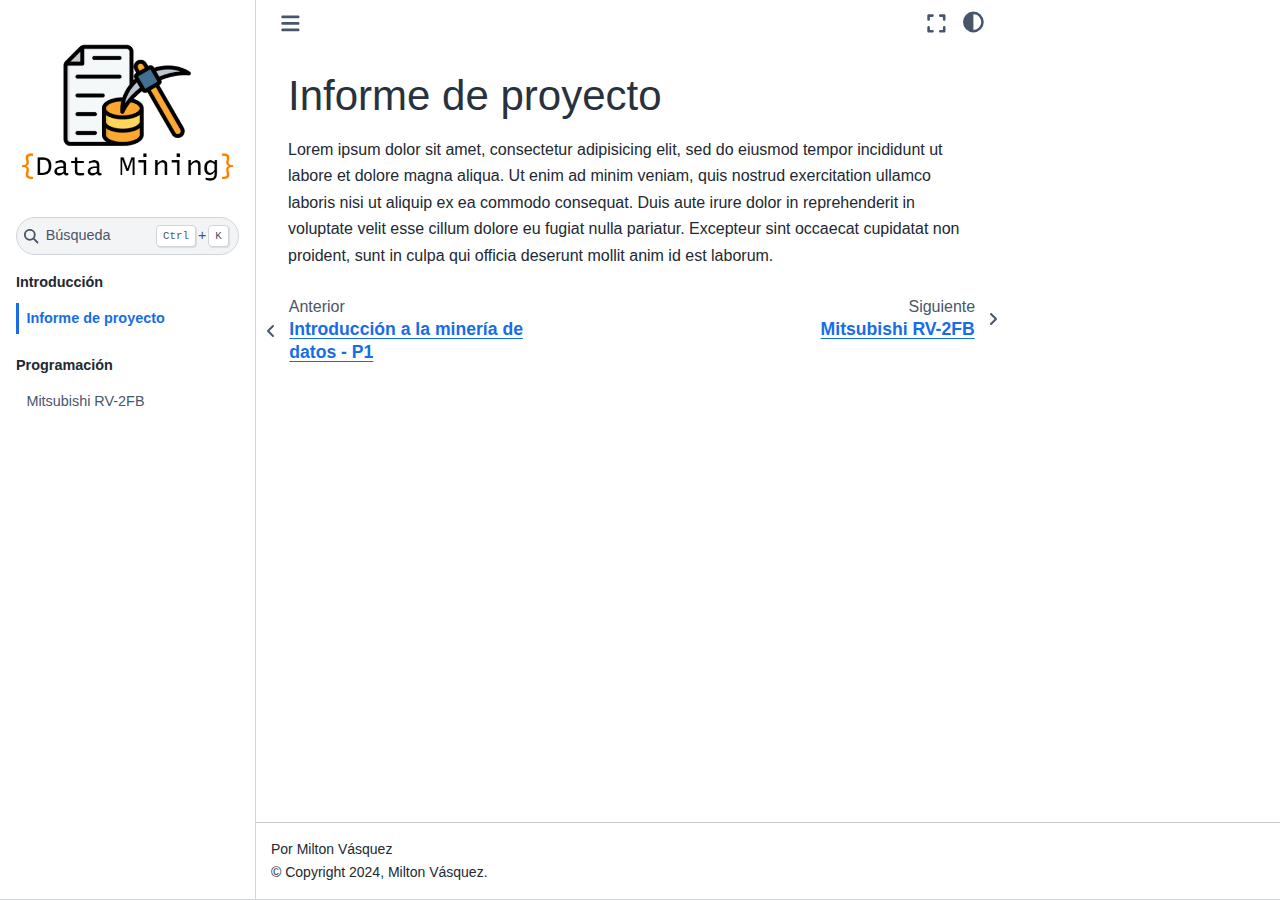
<file: modules/informe.html>
<!DOCTYPE html>


<html lang="es" data-content_root="../" >

  <head>
    <meta charset="utf-8" />
    <meta name="viewport" content="width=device-width, initial-scale=1.0" /><meta name="viewport" content="width=device-width, initial-scale=1" />

    <title>Informe de proyecto</title>
  
  
  
  <script data-cfasync="false">
    document.documentElement.dataset.mode = localStorage.getItem("mode") || "";
    document.documentElement.dataset.theme = localStorage.getItem("theme") || "";
  </script>
  <!-- 
    this give us a css class that will be invisible only if js is disabled 
  -->
  <noscript>
    <style>
      .pst-js-only { display: none !important; }

    </style>
  </noscript>
  
  <!-- Loaded before other Sphinx assets -->
  <link href="../_static/styles/theme.css?digest=26a4bc78f4c0ddb94549" rel="stylesheet" />
<link href="../_static/styles/pydata-sphinx-theme.css?digest=26a4bc78f4c0ddb94549" rel="stylesheet" />

    <link rel="stylesheet" type="text/css" href="../_static/pygments.css?v=a746c00c" />
    <link rel="stylesheet" type="text/css" href="../_static/styles/sphinx-book-theme.css?v=a3416100" />
    <link rel="stylesheet" type="text/css" href="../_static/copybutton.css?v=76b2166b" />
    <link rel="stylesheet" type="text/css" href="../_static/sphinx-design.min.css?v=95c83b7e" />
  
  <!-- So that users can add custom icons -->
  <script src="../_static/scripts/fontawesome.js?digest=26a4bc78f4c0ddb94549"></script>
  <!-- Pre-loaded scripts that we'll load fully later -->
  <link rel="preload" as="script" href="../_static/scripts/bootstrap.js?digest=26a4bc78f4c0ddb94549" />
<link rel="preload" as="script" href="../_static/scripts/pydata-sphinx-theme.js?digest=26a4bc78f4c0ddb94549" />

    <script src="../_static/documentation_options.js?v=1fa7bee6"></script>
    <script src="../_static/doctools.js?v=9bcbadda"></script>
    <script src="../_static/sphinx_highlight.js?v=dc90522c"></script>
    <script src="../_static/clipboard.min.js?v=a7894cd8"></script>
    <script src="../_static/copybutton.js?v=f281be69"></script>
    <script src="../_static/scripts/sphinx-book-theme.js?v=887ef09a"></script>
    <script src="../_static/translations.js?v=f85f4cfb"></script>
    <script src="../_static/design-tabs.js?v=f930bc37"></script>
    <script>DOCUMENTATION_OPTIONS.pagename = 'modules/informe';</script>
    <link rel="index" title="Índice" href="../genindex.html" />
    <link rel="search" title="Búsqueda" href="../search.html" />
    <link rel="next" title="Mitsubishi RV-2FB" href="documentation.html" />
    <link rel="prev" title="Introducción a la minería de datos - P1" href="../index.html" />
  <meta name="viewport" content="width=device-width, initial-scale=1"/>
  <meta name="docsearch:language" content="es"/>
  <meta name="docsearch:version" content="" />
  </head>
  
  
  <body data-bs-spy="scroll" data-bs-target=".bd-toc-nav" data-offset="180" data-bs-root-margin="0px 0px -60%" data-default-mode="">

  
  
  <div id="pst-skip-link" class="skip-link d-print-none"><a href="#main-content">Skip to main content</a></div>
  
  <div id="pst-scroll-pixel-helper"></div>
  
  <button type="button" class="btn rounded-pill" id="pst-back-to-top">
    <i class="fa-solid fa-arrow-up"></i>Back to top</button>

  
  <dialog id="pst-search-dialog">
    
<form class="bd-search d-flex align-items-center"
      action="../search.html"
      method="get">
  <i class="fa-solid fa-magnifying-glass"></i>
  <input type="search"
         class="form-control"
         name="q"
         placeholder="Search..."
         aria-label="Search..."
         autocomplete="off"
         autocorrect="off"
         autocapitalize="off"
         spellcheck="false"/>
  <span class="search-button__kbd-shortcut"><kbd class="kbd-shortcut__modifier">Ctrl</kbd>+<kbd>K</kbd></span>
</form>
  </dialog>

  <div class="pst-async-banner-revealer d-none">
  <aside id="bd-header-version-warning" class="d-none d-print-none" aria-label="Version warning"></aside>
</div>

  
    <header class="bd-header navbar navbar-expand-lg bd-navbar d-print-none">
    </header>
  

  <div class="bd-container">
    <div class="bd-container__inner bd-page-width">
      
      
      
      <dialog id="pst-primary-sidebar-modal"></dialog>
      <div id="pst-primary-sidebar" class="bd-sidebar-primary bd-sidebar">
        

  
  <div class="sidebar-header-items sidebar-primary__section">
    
    
    
    
  </div>
  
    <div class="sidebar-primary-items__start sidebar-primary__section">
        <div class="sidebar-primary-item">

  
    
  

<a class="navbar-brand logo" href="../index.html">
  
  
  
  
  
    
    
      
    
    
    <img src="../_static/logo.png" class="logo__image only-light" alt=" - Home"/>
    <img src="../_static/logo.png" class="logo__image only-dark pst-js-only" alt=" - Home"/>
  
  
</a></div>
        <div class="sidebar-primary-item">

<button class="btn search-button-field search-button__button pst-js-only" title="Búsqueda" aria-label="Búsqueda" data-bs-placement="bottom" data-bs-toggle="tooltip">
 <i class="fa-solid fa-magnifying-glass"></i>
 <span class="search-button__default-text">Búsqueda</span>
 <span class="search-button__kbd-shortcut"><kbd class="kbd-shortcut__modifier">Ctrl</kbd>+<kbd class="kbd-shortcut__modifier">K</kbd></span>
</button></div>
        <div class="sidebar-primary-item"><nav class="bd-links bd-docs-nav" aria-label="Main">
    <div class="bd-toc-item navbar-nav active">
        <p aria-level="2" class="caption" role="heading"><span class="caption-text">Introducción</span></p>
<ul class="current nav bd-sidenav">
<li class="toctree-l1 current active"><a class="current reference internal" href="#">Informe de proyecto</a></li>
</ul>
<p aria-level="2" class="caption" role="heading"><span class="caption-text">Programación</span></p>
<ul class="nav bd-sidenav">
<li class="toctree-l1"><a class="reference internal" href="documentation.html">Mitsubishi RV-2FB</a></li>
</ul>

    </div>
</nav></div>
    </div>
  
  
  <div class="sidebar-primary-items__end sidebar-primary__section">
  </div>
  
  <div id="rtd-footer-container"></div>


      </div>
      
      <main id="main-content" class="bd-main" role="main">
        
        

<div class="sbt-scroll-pixel-helper"></div>

          <div class="bd-content">
            <div class="bd-article-container">
              
              <div class="bd-header-article d-print-none">
<div class="header-article-items header-article__inner">
  
    <div class="header-article-items__start">
      
        <div class="header-article-item"><button class="sidebar-toggle primary-toggle btn btn-sm" title="Toggle primary sidebar" data-bs-placement="bottom" data-bs-toggle="tooltip">
  <span class="fa-solid fa-bars"></span>
</button></div>
      
    </div>
  
  
    <div class="header-article-items__end">
      
        <div class="header-article-item">

<div class="article-header-buttons">



<button onclick="toggleFullScreen()"
  class="btn btn-sm btn-fullscreen-button"
  title="Modo de pantalla completa"
  data-bs-placement="bottom" data-bs-toggle="tooltip"
>
  

<span class="btn__icon-container">
  <i class="fas fa-expand"></i>
  </span>

</button>



<button class="btn btn-sm nav-link pst-navbar-icon theme-switch-button pst-js-only" aria-label="Color mode" data-bs-title="Color mode"  data-bs-placement="bottom" data-bs-toggle="tooltip">
  <i class="theme-switch fa-solid fa-sun                fa-lg" data-mode="light" title="Light"></i>
  <i class="theme-switch fa-solid fa-moon               fa-lg" data-mode="dark"  title="Dark"></i>
  <i class="theme-switch fa-solid fa-circle-half-stroke fa-lg" data-mode="auto"  title="System Settings"></i>
</button>


<button class="btn btn-sm pst-navbar-icon search-button search-button__button pst-js-only" title="Búsqueda" aria-label="Búsqueda" data-bs-placement="bottom" data-bs-toggle="tooltip">
    <i class="fa-solid fa-magnifying-glass fa-lg"></i>
</button>

</div></div>
      
    </div>
  
</div>
</div>
              
              

<div id="jb-print-docs-body" class="onlyprint">
    <h1>Informe de proyecto</h1>
    <!-- Table of contents -->
    <div id="print-main-content">
        <div id="jb-print-toc">
            
        </div>
    </div>
</div>

              
                
<div id="searchbox"></div>
                <article class="bd-article">
                  
  <section id="informe-de-proyecto">
<h1>Informe de proyecto<a class="headerlink" href="#informe-de-proyecto" title="Link to this heading">#</a></h1>
<p>Lorem ipsum dolor sit amet, consectetur adipisicing elit, sed do eiusmod tempor incididunt ut labore et dolore magna aliqua. Ut enim ad minim veniam, quis nostrud exercitation ullamco laboris nisi ut aliquip ex ea commodo consequat. Duis aute irure dolor in reprehenderit in voluptate velit esse cillum dolore eu fugiat nulla pariatur. Excepteur sint occaecat cupidatat non proident, sunt in culpa qui officia deserunt mollit anim id est laborum.</p>
</section>


                </article>
              

              
              
              
              
                <footer class="prev-next-footer d-print-none">
                  
<div class="prev-next-area">
    <a class="left-prev"
       href="../index.html"
       title="previous page">
      <i class="fa-solid fa-angle-left"></i>
      <div class="prev-next-info">
        <p class="prev-next-subtitle">anterior</p>
        <p class="prev-next-title">Introducción a la minería de datos - P1</p>
      </div>
    </a>
    <a class="right-next"
       href="documentation.html"
       title="next page">
      <div class="prev-next-info">
        <p class="prev-next-subtitle">siguiente</p>
        <p class="prev-next-title">Mitsubishi RV-2FB</p>
      </div>
      <i class="fa-solid fa-angle-right"></i>
    </a>
</div>
                </footer>
              
            </div>
            
            
              
            
          </div>
          <footer class="bd-footer-content">
            
<div class="bd-footer-content__inner container">
  
  <div class="footer-item">
    
<p class="component-author">
Por Milton Vásquez
</p>

  </div>
  
  <div class="footer-item">
    

  <p class="copyright">
    
      © Copyright 2024, Milton Vásquez.
      <br/>
    
  </p>

  </div>
  
  <div class="footer-item">
    
  </div>
  
  <div class="footer-item">
    
  </div>
  
</div>
          </footer>
        

      </main>
    </div>
  </div>
  
  <!-- Scripts loaded after <body> so the DOM is not blocked -->
  <script defer src="../_static/scripts/bootstrap.js?digest=26a4bc78f4c0ddb94549"></script>
<script defer src="../_static/scripts/pydata-sphinx-theme.js?digest=26a4bc78f4c0ddb94549"></script>

  <footer class="bd-footer">
  </footer>
  </body>
</html>
</file>
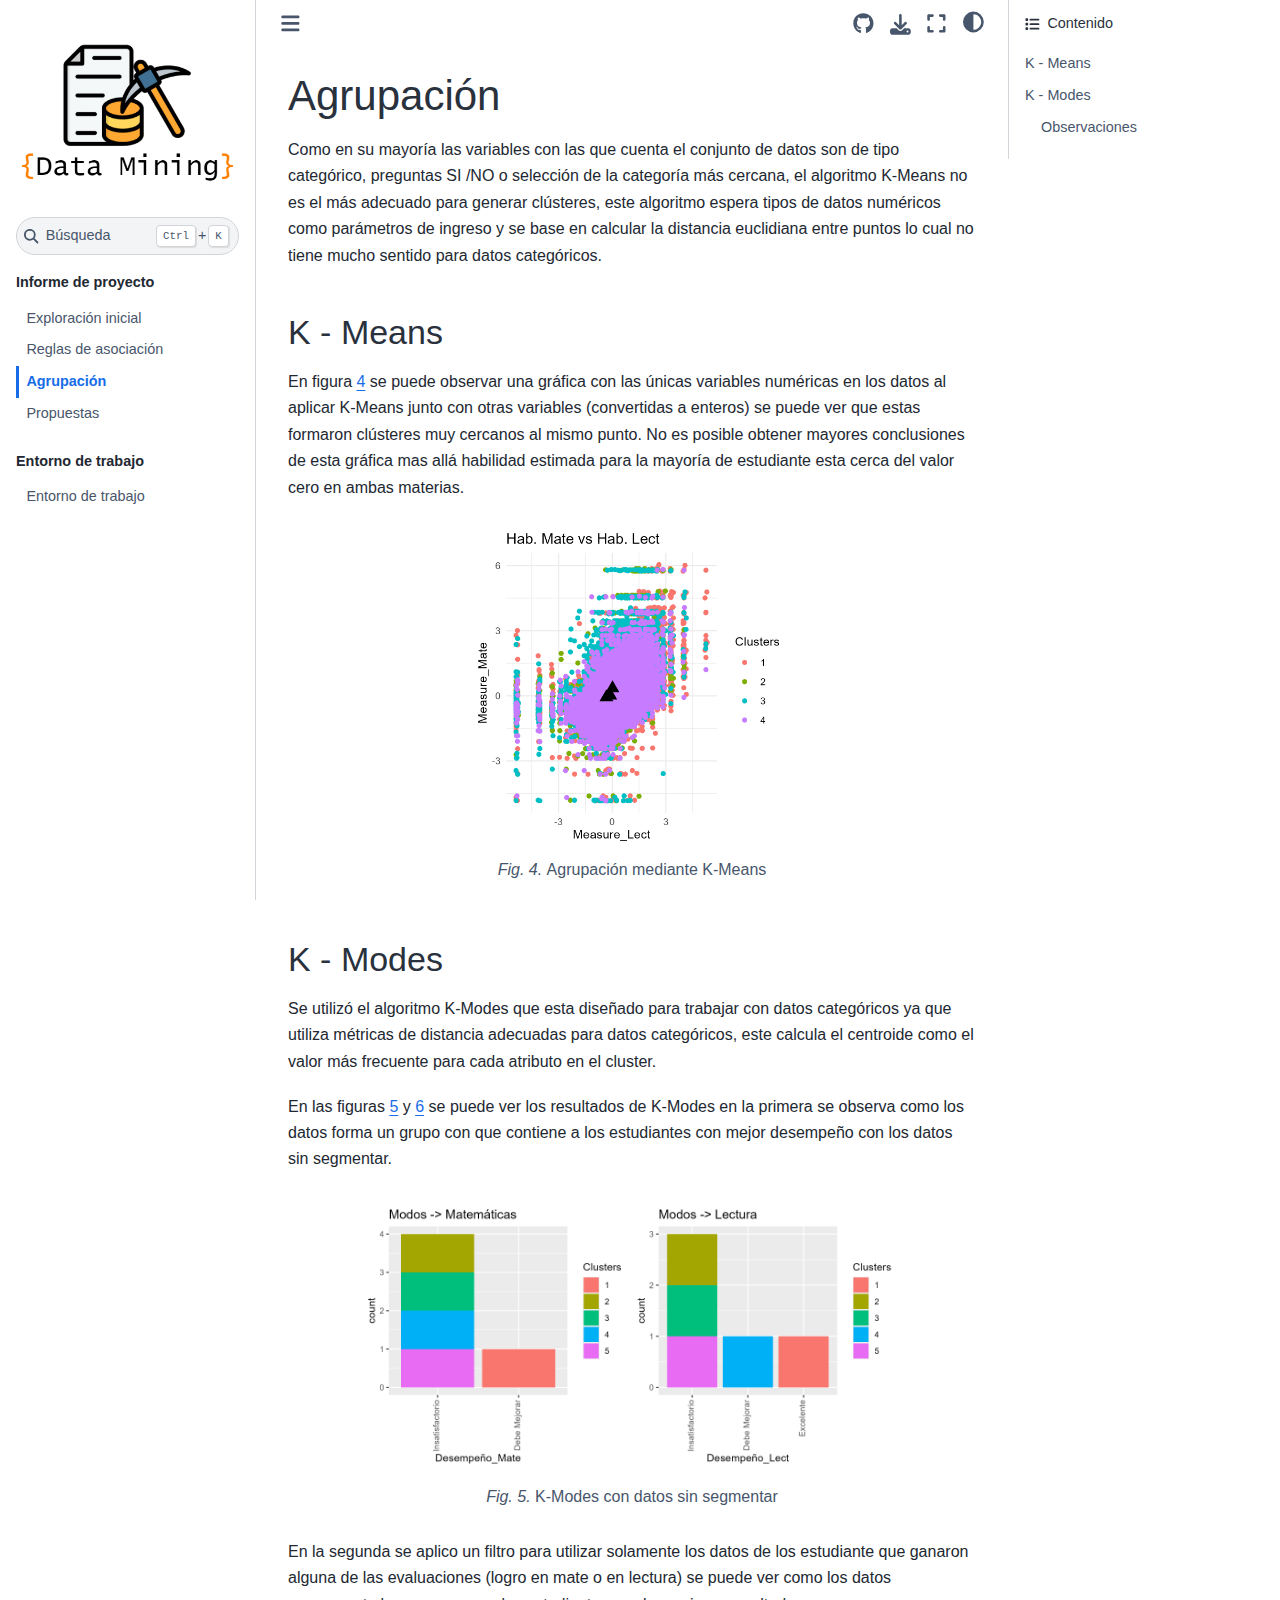
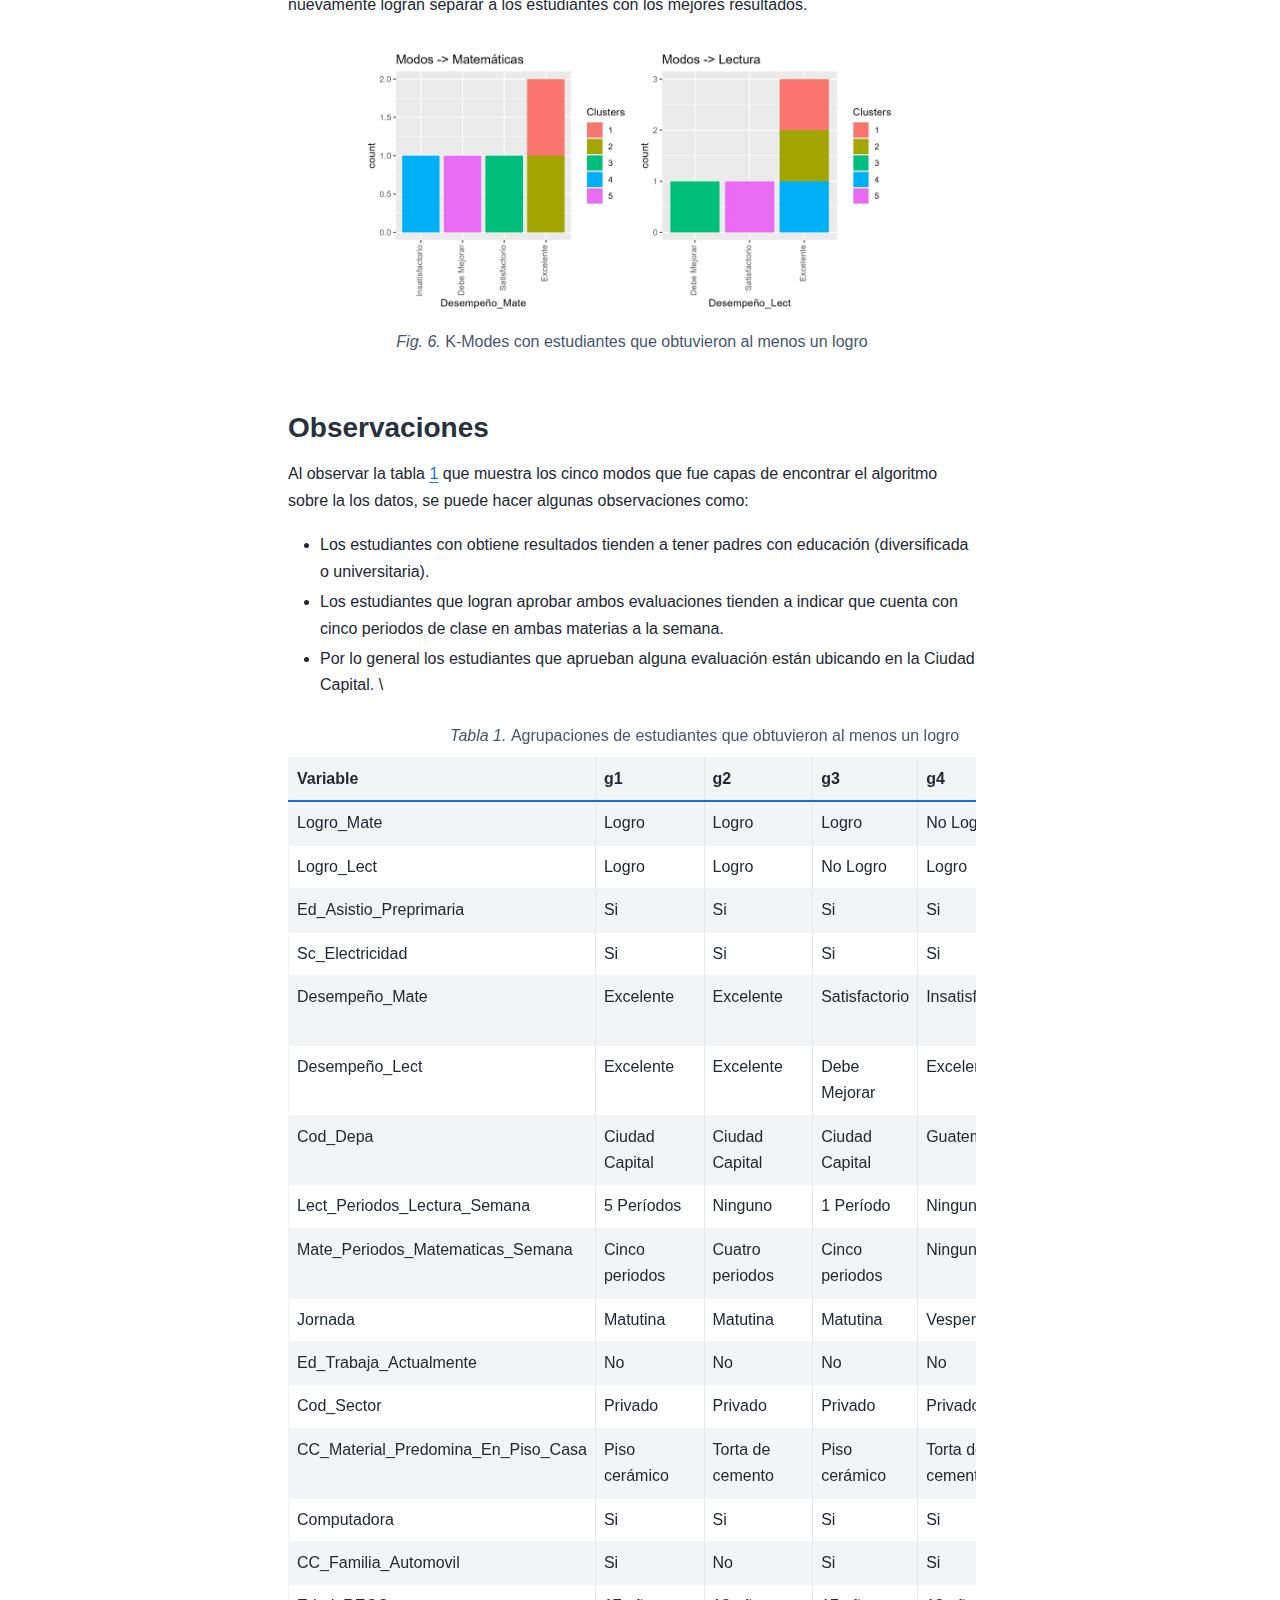
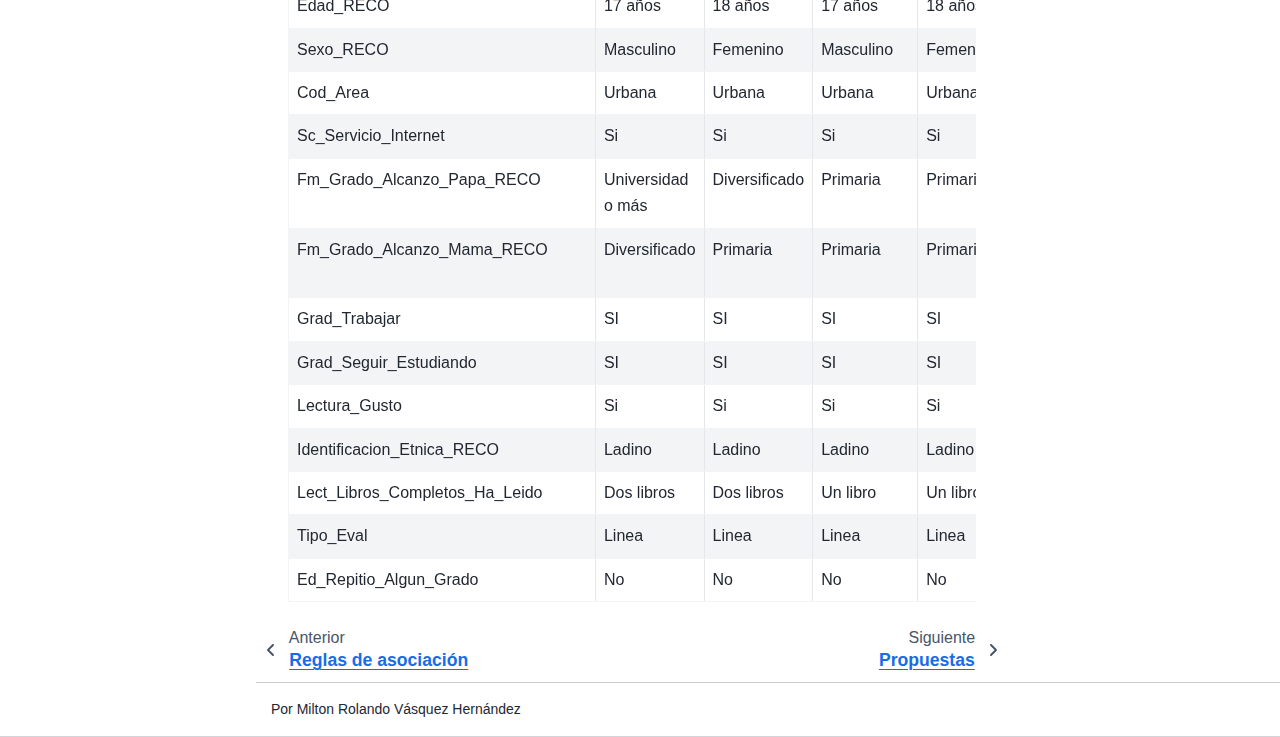
<file: modules/kmeans.html>
<!DOCTYPE html>


<html lang="es" data-content_root="../" >

  <head>
    <meta charset="utf-8" />
    <meta name="viewport" content="width=device-width, initial-scale=1.0" /><meta name="viewport" content="width=device-width, initial-scale=1" />

    <title>Agrupación</title>
  
  
  
  <script data-cfasync="false">
    document.documentElement.dataset.mode = localStorage.getItem("mode") || "";
    document.documentElement.dataset.theme = localStorage.getItem("theme") || "";
  </script>
  <!-- 
    this give us a css class that will be invisible only if js is disabled 
  -->
  <noscript>
    <style>
      .pst-js-only { display: none !important; }

    </style>
  </noscript>
  
  <!-- Loaded before other Sphinx assets -->
  <link href="../_static/styles/theme.css?digest=26a4bc78f4c0ddb94549" rel="stylesheet" />
<link href="../_static/styles/pydata-sphinx-theme.css?digest=26a4bc78f4c0ddb94549" rel="stylesheet" />

    <link rel="stylesheet" type="text/css" href="../_static/pygments.css?v=a746c00c" />
    <link rel="stylesheet" type="text/css" href="../_static/styles/sphinx-book-theme.css?v=a3416100" />
    <link rel="stylesheet" type="text/css" href="../_static/copybutton.css?v=76b2166b" />
    <link rel="stylesheet" type="text/css" href="../_static/sphinx-design.min.css?v=95c83b7e" />
  
  <!-- So that users can add custom icons -->
  <script src="../_static/scripts/fontawesome.js?digest=26a4bc78f4c0ddb94549"></script>
  <!-- Pre-loaded scripts that we'll load fully later -->
  <link rel="preload" as="script" href="../_static/scripts/bootstrap.js?digest=26a4bc78f4c0ddb94549" />
<link rel="preload" as="script" href="../_static/scripts/pydata-sphinx-theme.js?digest=26a4bc78f4c0ddb94549" />

    <script src="../_static/documentation_options.js?v=c96076fa"></script>
    <script src="../_static/doctools.js?v=9bcbadda"></script>
    <script src="../_static/sphinx_highlight.js?v=dc90522c"></script>
    <script src="../_static/clipboard.min.js?v=a7894cd8"></script>
    <script src="../_static/copybutton.js?v=f281be69"></script>
    <script src="../_static/scripts/sphinx-book-theme.js?v=887ef09a"></script>
    <script src="../_static/translations.js?v=f85f4cfb"></script>
    <script src="../_static/design-tabs.js?v=f930bc37"></script>
    <script>DOCUMENTATION_OPTIONS.pagename = 'modules/kmeans';</script>
    <link rel="index" title="Índice" href="../genindex.html" />
    <link rel="search" title="Búsqueda" href="../search.html" />
    <link rel="next" title="Propuestas" href="propuesta.html" />
    <link rel="prev" title="Reglas de asociación" href="reglas.html" />
  <meta name="viewport" content="width=device-width, initial-scale=1"/>
  <meta name="docsearch:language" content="es"/>
  <meta name="docsearch:version" content="" />
  </head>
  
  
  <body data-bs-spy="scroll" data-bs-target=".bd-toc-nav" data-offset="180" data-bs-root-margin="0px 0px -60%" data-default-mode="">

  
  
  <div id="pst-skip-link" class="skip-link d-print-none"><a href="#main-content">Skip to main content</a></div>
  
  <div id="pst-scroll-pixel-helper"></div>
  
  <button type="button" class="btn rounded-pill" id="pst-back-to-top">
    <i class="fa-solid fa-arrow-up"></i>Back to top</button>

  
  <dialog id="pst-search-dialog">
    
<form class="bd-search d-flex align-items-center"
      action="../search.html"
      method="get">
  <i class="fa-solid fa-magnifying-glass"></i>
  <input type="search"
         class="form-control"
         name="q"
         placeholder="Search..."
         aria-label="Search..."
         autocomplete="off"
         autocorrect="off"
         autocapitalize="off"
         spellcheck="false"/>
  <span class="search-button__kbd-shortcut"><kbd class="kbd-shortcut__modifier">Ctrl</kbd>+<kbd>K</kbd></span>
</form>
  </dialog>

  <div class="pst-async-banner-revealer d-none">
  <aside id="bd-header-version-warning" class="d-none d-print-none" aria-label="Version warning"></aside>
</div>

  
    <header class="bd-header navbar navbar-expand-lg bd-navbar d-print-none">
    </header>
  

  <div class="bd-container">
    <div class="bd-container__inner bd-page-width">
      
      
      
      <dialog id="pst-primary-sidebar-modal"></dialog>
      <div id="pst-primary-sidebar" class="bd-sidebar-primary bd-sidebar">
        

  
  <div class="sidebar-header-items sidebar-primary__section">
    
    
    
    
  </div>
  
    <div class="sidebar-primary-items__start sidebar-primary__section">
        <div class="sidebar-primary-item">

  
    
  

<a class="navbar-brand logo" href="../index.html">
  
  
  
  
  
    
    
      
    
    
    <img src="../_static/logo.png" class="logo__image only-light" alt=" - Home"/>
    <img src="../_static/logo.png" class="logo__image only-dark pst-js-only" alt=" - Home"/>
  
  
</a></div>
        <div class="sidebar-primary-item">

<button class="btn search-button-field search-button__button pst-js-only" title="Búsqueda" aria-label="Búsqueda" data-bs-placement="bottom" data-bs-toggle="tooltip">
 <i class="fa-solid fa-magnifying-glass"></i>
 <span class="search-button__default-text">Búsqueda</span>
 <span class="search-button__kbd-shortcut"><kbd class="kbd-shortcut__modifier">Ctrl</kbd>+<kbd class="kbd-shortcut__modifier">K</kbd></span>
</button></div>
        <div class="sidebar-primary-item"><nav class="bd-links bd-docs-nav" aria-label="Main">
    <div class="bd-toc-item navbar-nav active">
        <p aria-level="2" class="caption" role="heading"><span class="caption-text">Informe de proyecto</span></p>
<ul class="current nav bd-sidenav">
<li class="toctree-l1"><a class="reference internal" href="bexploration.html">Exploración inicial</a></li>
<li class="toctree-l1"><a class="reference internal" href="reglas.html">Reglas de asociación</a></li>
<li class="toctree-l1 current active"><a class="current reference internal" href="#">Agrupación</a></li>
<li class="toctree-l1"><a class="reference internal" href="propuesta.html">Propuestas</a></li>
</ul>
<p aria-level="2" class="caption" role="heading"><span class="caption-text">Entorno de trabajo</span></p>
<ul class="nav bd-sidenav">
<li class="toctree-l1"><a class="reference internal" href="documentation.html">Entorno de trabajo</a></li>
</ul>

    </div>
</nav></div>
    </div>
  
  
  <div class="sidebar-primary-items__end sidebar-primary__section">
  </div>
  
  <div id="rtd-footer-container"></div>


      </div>
      
      <main id="main-content" class="bd-main" role="main">
        
        

<div class="sbt-scroll-pixel-helper"></div>

          <div class="bd-content">
            <div class="bd-article-container">
              
              <div class="bd-header-article d-print-none">
<div class="header-article-items header-article__inner">
  
    <div class="header-article-items__start">
      
        <div class="header-article-item"><button class="sidebar-toggle primary-toggle btn btn-sm" title="Toggle primary sidebar" data-bs-placement="bottom" data-bs-toggle="tooltip">
  <span class="fa-solid fa-bars"></span>
</button></div>
      
    </div>
  
  
    <div class="header-article-items__end">
      
        <div class="header-article-item">

<div class="article-header-buttons">


<a href="https://github.com/MiltonVH/dm_project_1" target="_blank"
   class="btn btn-sm btn-source-repository-button"
   title="Repositorio de origen"
   data-bs-placement="bottom" data-bs-toggle="tooltip"
>
  

<span class="btn__icon-container">
  <i class="fab fa-github"></i>
  </span>

</a>






<div class="dropdown dropdown-download-buttons">
  <button class="btn dropdown-toggle" type="button" data-bs-toggle="dropdown" aria-expanded="false" aria-label="Descarga esta pagina">
    <i class="fas fa-download"></i>
  </button>
  <ul class="dropdown-menu">
      
      
      
      <li><a href="../_sources/modules/kmeans.md" target="_blank"
   class="btn btn-sm btn-download-source-button dropdown-item"
   title="Descargar archivo fuente"
   data-bs-placement="left" data-bs-toggle="tooltip"
>
  

<span class="btn__icon-container">
  <i class="fas fa-file"></i>
  </span>
<span class="btn__text-container">.md</span>
</a>
</li>
      
      
      
      
      <li>
<button onclick="window.print()"
  class="btn btn-sm btn-download-pdf-button dropdown-item"
  title="Imprimir en PDF"
  data-bs-placement="left" data-bs-toggle="tooltip"
>
  

<span class="btn__icon-container">
  <i class="fas fa-file-pdf"></i>
  </span>
<span class="btn__text-container">.pdf</span>
</button>
</li>
      
  </ul>
</div>




<button onclick="toggleFullScreen()"
  class="btn btn-sm btn-fullscreen-button"
  title="Modo de pantalla completa"
  data-bs-placement="bottom" data-bs-toggle="tooltip"
>
  

<span class="btn__icon-container">
  <i class="fas fa-expand"></i>
  </span>

</button>



<button class="btn btn-sm nav-link pst-navbar-icon theme-switch-button pst-js-only" aria-label="Color mode" data-bs-title="Color mode"  data-bs-placement="bottom" data-bs-toggle="tooltip">
  <i class="theme-switch fa-solid fa-sun                fa-lg" data-mode="light" title="Light"></i>
  <i class="theme-switch fa-solid fa-moon               fa-lg" data-mode="dark"  title="Dark"></i>
  <i class="theme-switch fa-solid fa-circle-half-stroke fa-lg" data-mode="auto"  title="System Settings"></i>
</button>


<button class="btn btn-sm pst-navbar-icon search-button search-button__button pst-js-only" title="Búsqueda" aria-label="Búsqueda" data-bs-placement="bottom" data-bs-toggle="tooltip">
    <i class="fa-solid fa-magnifying-glass fa-lg"></i>
</button>
<button class="sidebar-toggle secondary-toggle btn btn-sm" title="Toggle secondary sidebar" data-bs-placement="bottom" data-bs-toggle="tooltip">
    <span class="fa-solid fa-list"></span>
</button>
</div></div>
      
    </div>
  
</div>
</div>
              
              

<div id="jb-print-docs-body" class="onlyprint">
    <h1>Agrupación</h1>
    <!-- Table of contents -->
    <div id="print-main-content">
        <div id="jb-print-toc">
            
            <div>
                <h2> Contenido </h2>
            </div>
            <nav aria-label="Page">
                <ul class="visible nav section-nav flex-column">
<li class="toc-h2 nav-item toc-entry"><a class="reference internal nav-link" href="#k-means">K - Means</a></li>
<li class="toc-h2 nav-item toc-entry"><a class="reference internal nav-link" href="#k-modes">K - Modes</a><ul class="visible nav section-nav flex-column">
<li class="toc-h3 nav-item toc-entry"><a class="reference internal nav-link" href="#observaciones">Observaciones</a></li>
</ul>
</li>
</ul>
            </nav>
        </div>
    </div>
</div>

              
                
<div id="searchbox"></div>
                <article class="bd-article">
                  
  <section id="agrupacion">
<h1>Agrupación<a class="headerlink" href="#agrupacion" title="Link to this heading">#</a></h1>
<p>Como en su mayoría las variables con las que cuenta el conjunto de datos son de tipo categórico, preguntas SI /NO o selección de la categoría más cercana,  el algoritmo K-Means no es el más adecuado para generar clústeres, este algoritmo espera tipos de datos numéricos como parámetros de ingreso y se base en calcular la distancia euclidiana entre puntos lo cual no tiene mucho sentido para datos categóricos.</p>
<section id="k-means">
<h2>K - Means<a class="headerlink" href="#k-means" title="Link to this heading">#</a></h2>
<p>En figura <a class="reference internal" href="#gkmeans">4</a> se puede observar una gráfica con las únicas variables numéricas en los datos al aplicar K-Means junto con otras variables (convertidas a enteros) se puede ver que estas formaron clústeres muy cercanos al mismo punto. No es posible obtener mayores conclusiones de esta gráfica mas allá habilidad estimada para la mayoría de estudiante esta cerca del valor cero en ambas materias.</p>
<figure class="align-center" id="gkmeans">
<a class="reference internal image-reference" href="../_images/kmeans.png"><img alt="../_images/kmeans.png" src="../_images/kmeans.png" style="width: 320px;" />
</a>
<figcaption>
<p><span class="caption-number">Fig. 4. </span><span class="caption-text">Agrupación mediante K-Means</span><a class="headerlink" href="#gkmeans" title="Link to this image">#</a></p>
</figcaption>
</figure>
</section>
<section id="k-modes">
<h2>K - Modes<a class="headerlink" href="#k-modes" title="Link to this heading">#</a></h2>
<p>Se utilizó el algoritmo K-Modes que esta diseñado para trabajar con datos categóricos ya que utiliza métricas de distancia adecuadas para datos categóricos, este calcula el centroide como el valor más frecuente para cada atributo en el cluster.</p>
<p>En las figuras <a class="reference internal" href="#gkmodes0">5</a> y <a class="reference internal" href="#gkmodes1">6</a> se puede ver los resultados de K-Modes en la primera se observa como los datos forma un grupo con que contiene a los estudiantes con mejor desempeño con los datos sin segmentar.</p>
<figure class="align-center" id="gkmodes0">
<a class="reference internal image-reference" href="../_images/kmodes_0.png"><img alt="../_images/kmodes_0.png" src="../_images/kmodes_0.png" style="width: 550px;" />
</a>
<figcaption>
<p><span class="caption-number">Fig. 5. </span><span class="caption-text">K-Modes con datos sin segmentar</span><a class="headerlink" href="#gkmodes0" title="Link to this image">#</a></p>
</figcaption>
</figure>
<p>En la segunda se aplico un filtro para utilizar solamente los datos de los estudiante que ganaron alguna de las evaluaciones (logro en mate o en lectura) se puede ver como los datos nuevamente logran separar a los estudiantes con los mejores resultados.</p>
<figure class="align-center" id="gkmodes1">
<a class="reference internal image-reference" href="../_images/kmodes_1.png"><img alt="../_images/kmodes_1.png" src="../_images/kmodes_1.png" style="width: 550px;" />
</a>
<figcaption>
<p><span class="caption-number">Fig. 6. </span><span class="caption-text">K-Modes con estudiantes que obtuvieron al menos un logro</span><a class="headerlink" href="#gkmodes1" title="Link to this image">#</a></p>
</figcaption>
</figure>
<section id="observaciones">
<h3>Observaciones<a class="headerlink" href="#observaciones" title="Link to this heading">#</a></h3>
<p>Al observar la tabla <a class="reference internal" href="#tabla-1">1</a> que muestra los cinco modos que fue capas de encontrar el algoritmo sobre la los datos, se puede hacer algunas observaciones como:</p>
<ul class="simple">
<li><p>Los estudiantes con obtiene resultados tienden a tener padres con educación (diversificada o universitaria).</p></li>
<li><p>Los estudiantes que logran aprobar ambos evaluaciones tienden a indicar que cuenta con cinco periodos de clase en ambas materias a la semana.</p></li>
<li><p>Por lo general los estudiantes que aprueban alguna evaluación están ubicando en la Ciudad Capital. \</p></li>
</ul>
<div class="pst-scrollable-table-container"><table class="table" id="tabla-1">
<caption><span class="caption-number">Tabla 1. </span><span class="caption-text">Agrupaciones de estudiantes que obtuvieron al menos un logro</span><a class="headerlink" href="#tabla-1" title="Link to this table">#</a></caption>
<thead>
<tr class="row-odd"><th class="head"><p>Variable</p></th>
<th class="head"><p>g1</p></th>
<th class="head"><p>g2</p></th>
<th class="head"><p>g3</p></th>
<th class="head"><p>g4</p></th>
<th class="head"><p>g5</p></th>
</tr>
</thead>
<tbody>
<tr class="row-even"><td><p>Logro_Mate</p></td>
<td><p>Logro</p></td>
<td><p>Logro</p></td>
<td><p>Logro</p></td>
<td><p>No Logro</p></td>
<td><p>No Logro</p></td>
</tr>
<tr class="row-odd"><td><p>Logro_Lect</p></td>
<td><p>Logro</p></td>
<td><p>Logro</p></td>
<td><p>No Logro</p></td>
<td><p>Logro</p></td>
<td><p>Logro</p></td>
</tr>
<tr class="row-even"><td><p>Ed_Asistio_Preprimaria</p></td>
<td><p>Si</p></td>
<td><p>Si</p></td>
<td><p>Si</p></td>
<td><p>Si</p></td>
<td><p>Si</p></td>
</tr>
<tr class="row-odd"><td><p>Sc_Electricidad</p></td>
<td><p>Si</p></td>
<td><p>Si</p></td>
<td><p>Si</p></td>
<td><p>Si</p></td>
<td><p>Si</p></td>
</tr>
<tr class="row-even"><td><p>Desempeño_Mate</p></td>
<td><p>Excelente</p></td>
<td><p>Excelente</p></td>
<td><p>Satisfactorio</p></td>
<td><p>Insatisfactorio</p></td>
<td><p>Debe Mejorar</p></td>
</tr>
<tr class="row-odd"><td><p>Desempeño_Lect</p></td>
<td><p>Excelente</p></td>
<td><p>Excelente</p></td>
<td><p>Debe Mejorar</p></td>
<td><p>Excelente</p></td>
<td><p>Satisfactorio</p></td>
</tr>
<tr class="row-even"><td><p>Cod_Depa</p></td>
<td><p>Ciudad Capital</p></td>
<td><p>Ciudad Capital</p></td>
<td><p>Ciudad Capital</p></td>
<td><p>Guatemala</p></td>
<td><p>Ciudad Capital</p></td>
</tr>
<tr class="row-odd"><td><p>Lect_Periodos_Lectura_Semana</p></td>
<td><p>5 Períodos</p></td>
<td><p>Ninguno</p></td>
<td><p>1 Período</p></td>
<td><p>Ninguno</p></td>
<td><p>Ninguno</p></td>
</tr>
<tr class="row-even"><td><p>Mate_Periodos_Matematicas_Semana</p></td>
<td><p>Cinco periodos</p></td>
<td><p>Cuatro periodos</p></td>
<td><p>Cinco periodos</p></td>
<td><p>Ninguno</p></td>
<td><p>Cinco periodos</p></td>
</tr>
<tr class="row-odd"><td><p>Jornada</p></td>
<td><p>Matutina</p></td>
<td><p>Matutina</p></td>
<td><p>Matutina</p></td>
<td><p>Vespertina</p></td>
<td><p>Matutina</p></td>
</tr>
<tr class="row-even"><td><p>Ed_Trabaja_Actualmente</p></td>
<td><p>No</p></td>
<td><p>No</p></td>
<td><p>No</p></td>
<td><p>No</p></td>
<td><p>No</p></td>
</tr>
<tr class="row-odd"><td><p>Cod_Sector</p></td>
<td><p>Privado</p></td>
<td><p>Privado</p></td>
<td><p>Privado</p></td>
<td><p>Privado</p></td>
<td><p>Privado</p></td>
</tr>
<tr class="row-even"><td><p>CC_Material_Predomina_En_Piso_Casa</p></td>
<td><p>Piso cerámico</p></td>
<td><p>Torta de cemento</p></td>
<td><p>Piso cerámico</p></td>
<td><p>Torta de cemento</p></td>
<td><p>Piso cerámico</p></td>
</tr>
<tr class="row-odd"><td><p>Computadora</p></td>
<td><p>Si</p></td>
<td><p>Si</p></td>
<td><p>Si</p></td>
<td><p>Si</p></td>
<td><p>Si</p></td>
</tr>
<tr class="row-even"><td><p>CC_Familia_Automovil</p></td>
<td><p>Si</p></td>
<td><p>No</p></td>
<td><p>Si</p></td>
<td><p>Si</p></td>
<td><p>Si</p></td>
</tr>
<tr class="row-odd"><td><p>Edad_RECO</p></td>
<td><p>17 años</p></td>
<td><p>18 años</p></td>
<td><p>17 años</p></td>
<td><p>18 años</p></td>
<td><p>17 años</p></td>
</tr>
<tr class="row-even"><td><p>Sexo_RECO</p></td>
<td><p>Masculino</p></td>
<td><p>Femenino</p></td>
<td><p>Masculino</p></td>
<td><p>Femenino</p></td>
<td><p>Masculino</p></td>
</tr>
<tr class="row-odd"><td><p>Cod_Area</p></td>
<td><p>Urbana</p></td>
<td><p>Urbana</p></td>
<td><p>Urbana</p></td>
<td><p>Urbana</p></td>
<td><p>Urbana</p></td>
</tr>
<tr class="row-even"><td><p>Sc_Servicio_Internet</p></td>
<td><p>Si</p></td>
<td><p>Si</p></td>
<td><p>Si</p></td>
<td><p>Si</p></td>
<td><p>Si</p></td>
</tr>
<tr class="row-odd"><td><p>Fm_Grado_Alcanzo_Papa_RECO</p></td>
<td><p>Universidad o más</p></td>
<td><p>Diversificado</p></td>
<td><p>Primaria</p></td>
<td><p>Primaria</p></td>
<td><p>Universidad o más</p></td>
</tr>
<tr class="row-even"><td><p>Fm_Grado_Alcanzo_Mama_RECO</p></td>
<td><p>Diversificado</p></td>
<td><p>Primaria</p></td>
<td><p>Primaria</p></td>
<td><p>Primaria</p></td>
<td><p>Universidad o más</p></td>
</tr>
<tr class="row-odd"><td><p>Grad_Trabajar</p></td>
<td><p>SI</p></td>
<td><p>SI</p></td>
<td><p>SI</p></td>
<td><p>SI</p></td>
<td><p>SI</p></td>
</tr>
<tr class="row-even"><td><p>Grad_Seguir_Estudiando</p></td>
<td><p>SI</p></td>
<td><p>SI</p></td>
<td><p>SI</p></td>
<td><p>SI</p></td>
<td><p>SI</p></td>
</tr>
<tr class="row-odd"><td><p>Lectura_Gusto</p></td>
<td><p>Si</p></td>
<td><p>Si</p></td>
<td><p>Si</p></td>
<td><p>Si</p></td>
<td><p>Si</p></td>
</tr>
<tr class="row-even"><td><p>Identificacion_Etnica_RECO</p></td>
<td><p>Ladino</p></td>
<td><p>Ladino</p></td>
<td><p>Ladino</p></td>
<td><p>Ladino</p></td>
<td><p>Ladino</p></td>
</tr>
<tr class="row-odd"><td><p>Lect_Libros_Completos_Ha_Leido</p></td>
<td><p>Dos libros</p></td>
<td><p>Dos libros</p></td>
<td><p>Un libro</p></td>
<td><p>Un libro</p></td>
<td><p>Dos libros</p></td>
</tr>
<tr class="row-even"><td><p>Tipo_Eval</p></td>
<td><p>Linea</p></td>
<td><p>Linea</p></td>
<td><p>Linea</p></td>
<td><p>Linea</p></td>
<td><p>Linea</p></td>
</tr>
<tr class="row-odd"><td><p>Ed_Repitio_Algun_Grado</p></td>
<td><p>No</p></td>
<td><p>No</p></td>
<td><p>No</p></td>
<td><p>No</p></td>
<td><p>No</p></td>
</tr>
</tbody>
</table>
</div>
</section>
</section>
</section>


                </article>
              

              
              
              
              
                <footer class="prev-next-footer d-print-none">
                  
<div class="prev-next-area">
    <a class="left-prev"
       href="reglas.html"
       title="previous page">
      <i class="fa-solid fa-angle-left"></i>
      <div class="prev-next-info">
        <p class="prev-next-subtitle">anterior</p>
        <p class="prev-next-title">Reglas de asociación</p>
      </div>
    </a>
    <a class="right-next"
       href="propuesta.html"
       title="next page">
      <div class="prev-next-info">
        <p class="prev-next-subtitle">siguiente</p>
        <p class="prev-next-title">Propuestas</p>
      </div>
      <i class="fa-solid fa-angle-right"></i>
    </a>
</div>
                </footer>
              
            </div>
            
            
              
                <dialog id="pst-secondary-sidebar-modal"></dialog>
                <div id="pst-secondary-sidebar" class="bd-sidebar-secondary bd-toc"><div class="sidebar-secondary-items sidebar-secondary__inner">


  <div class="sidebar-secondary-item">
  <div class="page-toc tocsection onthispage">
    <i class="fa-solid fa-list"></i> Contenido
  </div>
  <nav class="bd-toc-nav page-toc">
    <ul class="visible nav section-nav flex-column">
<li class="toc-h2 nav-item toc-entry"><a class="reference internal nav-link" href="#k-means">K - Means</a></li>
<li class="toc-h2 nav-item toc-entry"><a class="reference internal nav-link" href="#k-modes">K - Modes</a><ul class="visible nav section-nav flex-column">
<li class="toc-h3 nav-item toc-entry"><a class="reference internal nav-link" href="#observaciones">Observaciones</a></li>
</ul>
</li>
</ul>
  </nav></div>

</div></div>
              
            
          </div>
          <footer class="bd-footer-content">
            
<div class="bd-footer-content__inner container">
  
  <div class="footer-item">
    
<p class="component-author">
Por Milton Rolando Vásquez Hernández
</p>

  </div>
  
  <div class="footer-item">
    

  </div>
  
  <div class="footer-item">
    
  </div>
  
  <div class="footer-item">
    
  </div>
  
</div>
          </footer>
        

      </main>
    </div>
  </div>
  
  <!-- Scripts loaded after <body> so the DOM is not blocked -->
  <script defer src="../_static/scripts/bootstrap.js?digest=26a4bc78f4c0ddb94549"></script>
<script defer src="../_static/scripts/pydata-sphinx-theme.js?digest=26a4bc78f4c0ddb94549"></script>

  <footer class="bd-footer">
  </footer>
  </body>
</html>
</file>
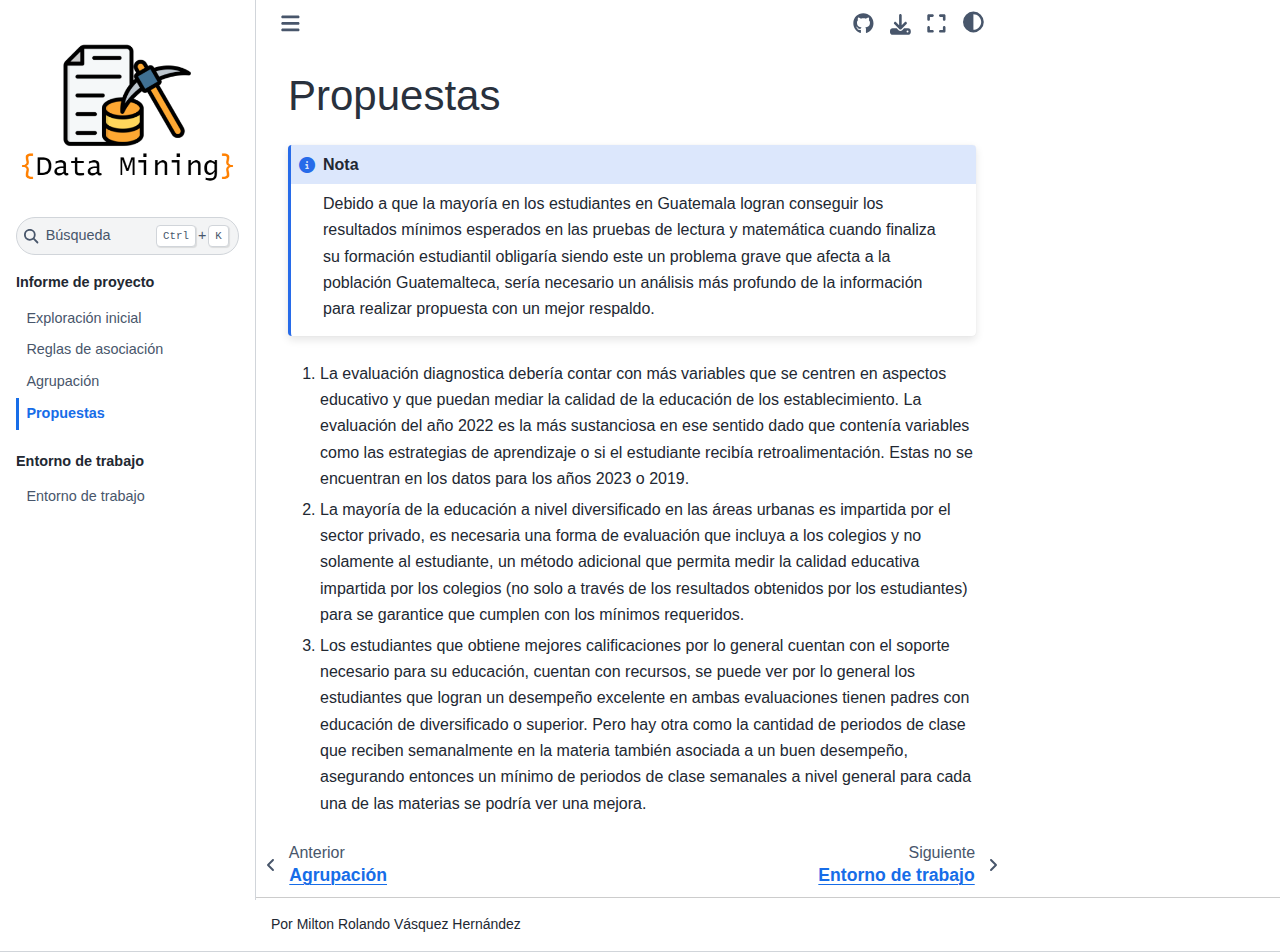
<file: modules/propuesta.html>
<!DOCTYPE html>


<html lang="es" data-content_root="../" >

  <head>
    <meta charset="utf-8" />
    <meta name="viewport" content="width=device-width, initial-scale=1.0" /><meta name="viewport" content="width=device-width, initial-scale=1" />

    <title>Propuestas</title>
  
  
  
  <script data-cfasync="false">
    document.documentElement.dataset.mode = localStorage.getItem("mode") || "";
    document.documentElement.dataset.theme = localStorage.getItem("theme") || "";
  </script>
  <!-- 
    this give us a css class that will be invisible only if js is disabled 
  -->
  <noscript>
    <style>
      .pst-js-only { display: none !important; }

    </style>
  </noscript>
  
  <!-- Loaded before other Sphinx assets -->
  <link href="../_static/styles/theme.css?digest=26a4bc78f4c0ddb94549" rel="stylesheet" />
<link href="../_static/styles/pydata-sphinx-theme.css?digest=26a4bc78f4c0ddb94549" rel="stylesheet" />

    <link rel="stylesheet" type="text/css" href="../_static/pygments.css?v=a746c00c" />
    <link rel="stylesheet" type="text/css" href="../_static/styles/sphinx-book-theme.css?v=a3416100" />
    <link rel="stylesheet" type="text/css" href="../_static/copybutton.css?v=76b2166b" />
    <link rel="stylesheet" type="text/css" href="../_static/sphinx-design.min.css?v=95c83b7e" />
  
  <!-- So that users can add custom icons -->
  <script src="../_static/scripts/fontawesome.js?digest=26a4bc78f4c0ddb94549"></script>
  <!-- Pre-loaded scripts that we'll load fully later -->
  <link rel="preload" as="script" href="../_static/scripts/bootstrap.js?digest=26a4bc78f4c0ddb94549" />
<link rel="preload" as="script" href="../_static/scripts/pydata-sphinx-theme.js?digest=26a4bc78f4c0ddb94549" />

    <script src="../_static/documentation_options.js?v=c96076fa"></script>
    <script src="../_static/doctools.js?v=9bcbadda"></script>
    <script src="../_static/sphinx_highlight.js?v=dc90522c"></script>
    <script src="../_static/clipboard.min.js?v=a7894cd8"></script>
    <script src="../_static/copybutton.js?v=f281be69"></script>
    <script src="../_static/scripts/sphinx-book-theme.js?v=887ef09a"></script>
    <script src="../_static/translations.js?v=f85f4cfb"></script>
    <script src="../_static/design-tabs.js?v=f930bc37"></script>
    <script>DOCUMENTATION_OPTIONS.pagename = 'modules/propuesta';</script>
    <link rel="index" title="Índice" href="../genindex.html" />
    <link rel="search" title="Búsqueda" href="../search.html" />
    <link rel="next" title="Entorno de trabajo" href="documentation.html" />
    <link rel="prev" title="Agrupación" href="kmeans.html" />
  <meta name="viewport" content="width=device-width, initial-scale=1"/>
  <meta name="docsearch:language" content="es"/>
  <meta name="docsearch:version" content="" />
  </head>
  
  
  <body data-bs-spy="scroll" data-bs-target=".bd-toc-nav" data-offset="180" data-bs-root-margin="0px 0px -60%" data-default-mode="">

  
  
  <div id="pst-skip-link" class="skip-link d-print-none"><a href="#main-content">Skip to main content</a></div>
  
  <div id="pst-scroll-pixel-helper"></div>
  
  <button type="button" class="btn rounded-pill" id="pst-back-to-top">
    <i class="fa-solid fa-arrow-up"></i>Back to top</button>

  
  <dialog id="pst-search-dialog">
    
<form class="bd-search d-flex align-items-center"
      action="../search.html"
      method="get">
  <i class="fa-solid fa-magnifying-glass"></i>
  <input type="search"
         class="form-control"
         name="q"
         placeholder="Search..."
         aria-label="Search..."
         autocomplete="off"
         autocorrect="off"
         autocapitalize="off"
         spellcheck="false"/>
  <span class="search-button__kbd-shortcut"><kbd class="kbd-shortcut__modifier">Ctrl</kbd>+<kbd>K</kbd></span>
</form>
  </dialog>

  <div class="pst-async-banner-revealer d-none">
  <aside id="bd-header-version-warning" class="d-none d-print-none" aria-label="Version warning"></aside>
</div>

  
    <header class="bd-header navbar navbar-expand-lg bd-navbar d-print-none">
    </header>
  

  <div class="bd-container">
    <div class="bd-container__inner bd-page-width">
      
      
      
      <dialog id="pst-primary-sidebar-modal"></dialog>
      <div id="pst-primary-sidebar" class="bd-sidebar-primary bd-sidebar">
        

  
  <div class="sidebar-header-items sidebar-primary__section">
    
    
    
    
  </div>
  
    <div class="sidebar-primary-items__start sidebar-primary__section">
        <div class="sidebar-primary-item">

  
    
  

<a class="navbar-brand logo" href="../index.html">
  
  
  
  
  
    
    
      
    
    
    <img src="../_static/logo.png" class="logo__image only-light" alt=" - Home"/>
    <img src="../_static/logo.png" class="logo__image only-dark pst-js-only" alt=" - Home"/>
  
  
</a></div>
        <div class="sidebar-primary-item">

<button class="btn search-button-field search-button__button pst-js-only" title="Búsqueda" aria-label="Búsqueda" data-bs-placement="bottom" data-bs-toggle="tooltip">
 <i class="fa-solid fa-magnifying-glass"></i>
 <span class="search-button__default-text">Búsqueda</span>
 <span class="search-button__kbd-shortcut"><kbd class="kbd-shortcut__modifier">Ctrl</kbd>+<kbd class="kbd-shortcut__modifier">K</kbd></span>
</button></div>
        <div class="sidebar-primary-item"><nav class="bd-links bd-docs-nav" aria-label="Main">
    <div class="bd-toc-item navbar-nav active">
        <p aria-level="2" class="caption" role="heading"><span class="caption-text">Informe de proyecto</span></p>
<ul class="current nav bd-sidenav">
<li class="toctree-l1"><a class="reference internal" href="bexploration.html">Exploración inicial</a></li>
<li class="toctree-l1"><a class="reference internal" href="reglas.html">Reglas de asociación</a></li>
<li class="toctree-l1"><a class="reference internal" href="kmeans.html">Agrupación</a></li>
<li class="toctree-l1 current active"><a class="current reference internal" href="#">Propuestas</a></li>
</ul>
<p aria-level="2" class="caption" role="heading"><span class="caption-text">Entorno de trabajo</span></p>
<ul class="nav bd-sidenav">
<li class="toctree-l1"><a class="reference internal" href="documentation.html">Entorno de trabajo</a></li>
</ul>

    </div>
</nav></div>
    </div>
  
  
  <div class="sidebar-primary-items__end sidebar-primary__section">
  </div>
  
  <div id="rtd-footer-container"></div>


      </div>
      
      <main id="main-content" class="bd-main" role="main">
        
        

<div class="sbt-scroll-pixel-helper"></div>

          <div class="bd-content">
            <div class="bd-article-container">
              
              <div class="bd-header-article d-print-none">
<div class="header-article-items header-article__inner">
  
    <div class="header-article-items__start">
      
        <div class="header-article-item"><button class="sidebar-toggle primary-toggle btn btn-sm" title="Toggle primary sidebar" data-bs-placement="bottom" data-bs-toggle="tooltip">
  <span class="fa-solid fa-bars"></span>
</button></div>
      
    </div>
  
  
    <div class="header-article-items__end">
      
        <div class="header-article-item">

<div class="article-header-buttons">


<a href="https://github.com/MiltonVH/dm_project_1" target="_blank"
   class="btn btn-sm btn-source-repository-button"
   title="Repositorio de origen"
   data-bs-placement="bottom" data-bs-toggle="tooltip"
>
  

<span class="btn__icon-container">
  <i class="fab fa-github"></i>
  </span>

</a>






<div class="dropdown dropdown-download-buttons">
  <button class="btn dropdown-toggle" type="button" data-bs-toggle="dropdown" aria-expanded="false" aria-label="Descarga esta pagina">
    <i class="fas fa-download"></i>
  </button>
  <ul class="dropdown-menu">
      
      
      
      <li><a href="../_sources/modules/propuesta.md" target="_blank"
   class="btn btn-sm btn-download-source-button dropdown-item"
   title="Descargar archivo fuente"
   data-bs-placement="left" data-bs-toggle="tooltip"
>
  

<span class="btn__icon-container">
  <i class="fas fa-file"></i>
  </span>
<span class="btn__text-container">.md</span>
</a>
</li>
      
      
      
      
      <li>
<button onclick="window.print()"
  class="btn btn-sm btn-download-pdf-button dropdown-item"
  title="Imprimir en PDF"
  data-bs-placement="left" data-bs-toggle="tooltip"
>
  

<span class="btn__icon-container">
  <i class="fas fa-file-pdf"></i>
  </span>
<span class="btn__text-container">.pdf</span>
</button>
</li>
      
  </ul>
</div>




<button onclick="toggleFullScreen()"
  class="btn btn-sm btn-fullscreen-button"
  title="Modo de pantalla completa"
  data-bs-placement="bottom" data-bs-toggle="tooltip"
>
  

<span class="btn__icon-container">
  <i class="fas fa-expand"></i>
  </span>

</button>



<button class="btn btn-sm nav-link pst-navbar-icon theme-switch-button pst-js-only" aria-label="Color mode" data-bs-title="Color mode"  data-bs-placement="bottom" data-bs-toggle="tooltip">
  <i class="theme-switch fa-solid fa-sun                fa-lg" data-mode="light" title="Light"></i>
  <i class="theme-switch fa-solid fa-moon               fa-lg" data-mode="dark"  title="Dark"></i>
  <i class="theme-switch fa-solid fa-circle-half-stroke fa-lg" data-mode="auto"  title="System Settings"></i>
</button>


<button class="btn btn-sm pst-navbar-icon search-button search-button__button pst-js-only" title="Búsqueda" aria-label="Búsqueda" data-bs-placement="bottom" data-bs-toggle="tooltip">
    <i class="fa-solid fa-magnifying-glass fa-lg"></i>
</button>

</div></div>
      
    </div>
  
</div>
</div>
              
              

<div id="jb-print-docs-body" class="onlyprint">
    <h1>Propuestas</h1>
    <!-- Table of contents -->
    <div id="print-main-content">
        <div id="jb-print-toc">
            
        </div>
    </div>
</div>

              
                
<div id="searchbox"></div>
                <article class="bd-article">
                  
  <section id="propuestas">
<h1>Propuestas<a class="headerlink" href="#propuestas" title="Link to this heading">#</a></h1>
<div class="admonition note">
<p class="admonition-title">Nota</p>
<p>Debido a  que la mayoría en los estudiantes en Guatemala logran conseguir los resultados mínimos esperados en las pruebas de lectura y matemática cuando finaliza su formación estudiantil obligaría siendo este un problema grave que afecta a la población Guatemalteca, sería necesario un análisis más profundo de la información para realizar propuesta con un mejor respaldo.</p>
</div>
<ol class="arabic simple">
<li><p>La evaluación diagnostica debería contar con más variables que se centren en aspectos educativo y que puedan mediar la calidad de la educación de los establecimiento. La evaluación del año 2022 es la más sustanciosa en ese sentido dado que contenía variables como las estrategias de aprendizaje o si el estudiante recibía retroalimentación. Estas no se encuentran en los datos para los años 2023 o 2019.</p></li>
<li><p>La mayoría de la educación a nivel diversificado en las áreas urbanas  es impartida por el sector privado, es necesaria una forma de evaluación que incluya a los colegios y no solamente al estudiante, un método adicional que permita medir la calidad educativa impartida por los colegios (no solo a través de los resultados obtenidos por los estudiantes) para se garantice que cumplen con los mínimos requeridos.</p></li>
<li><p>Los estudiantes que obtiene mejores calificaciones por lo general cuentan con el soporte necesario para su educación, cuentan con recursos, se puede ver por lo general los estudiantes que logran un desempeño excelente en ambas evaluaciones tienen padres con educación de diversificado o superior. Pero hay otra como la cantidad de periodos de clase que reciben semanalmente en la materia también asociada a un buen desempeño, asegurando entonces un mínimo de periodos de clase semanales a nivel general para cada una de las materias se podría ver una mejora.</p></li>
</ol>
</section>


                </article>
              

              
              
              
              
                <footer class="prev-next-footer d-print-none">
                  
<div class="prev-next-area">
    <a class="left-prev"
       href="kmeans.html"
       title="previous page">
      <i class="fa-solid fa-angle-left"></i>
      <div class="prev-next-info">
        <p class="prev-next-subtitle">anterior</p>
        <p class="prev-next-title">Agrupación</p>
      </div>
    </a>
    <a class="right-next"
       href="documentation.html"
       title="next page">
      <div class="prev-next-info">
        <p class="prev-next-subtitle">siguiente</p>
        <p class="prev-next-title">Entorno de trabajo</p>
      </div>
      <i class="fa-solid fa-angle-right"></i>
    </a>
</div>
                </footer>
              
            </div>
            
            
              
            
          </div>
          <footer class="bd-footer-content">
            
<div class="bd-footer-content__inner container">
  
  <div class="footer-item">
    
<p class="component-author">
Por Milton Rolando Vásquez Hernández
</p>

  </div>
  
  <div class="footer-item">
    

  </div>
  
  <div class="footer-item">
    
  </div>
  
  <div class="footer-item">
    
  </div>
  
</div>
          </footer>
        

      </main>
    </div>
  </div>
  
  <!-- Scripts loaded after <body> so the DOM is not blocked -->
  <script defer src="../_static/scripts/bootstrap.js?digest=26a4bc78f4c0ddb94549"></script>
<script defer src="../_static/scripts/pydata-sphinx-theme.js?digest=26a4bc78f4c0ddb94549"></script>

  <footer class="bd-footer">
  </footer>
  </body>
</html>
</file>
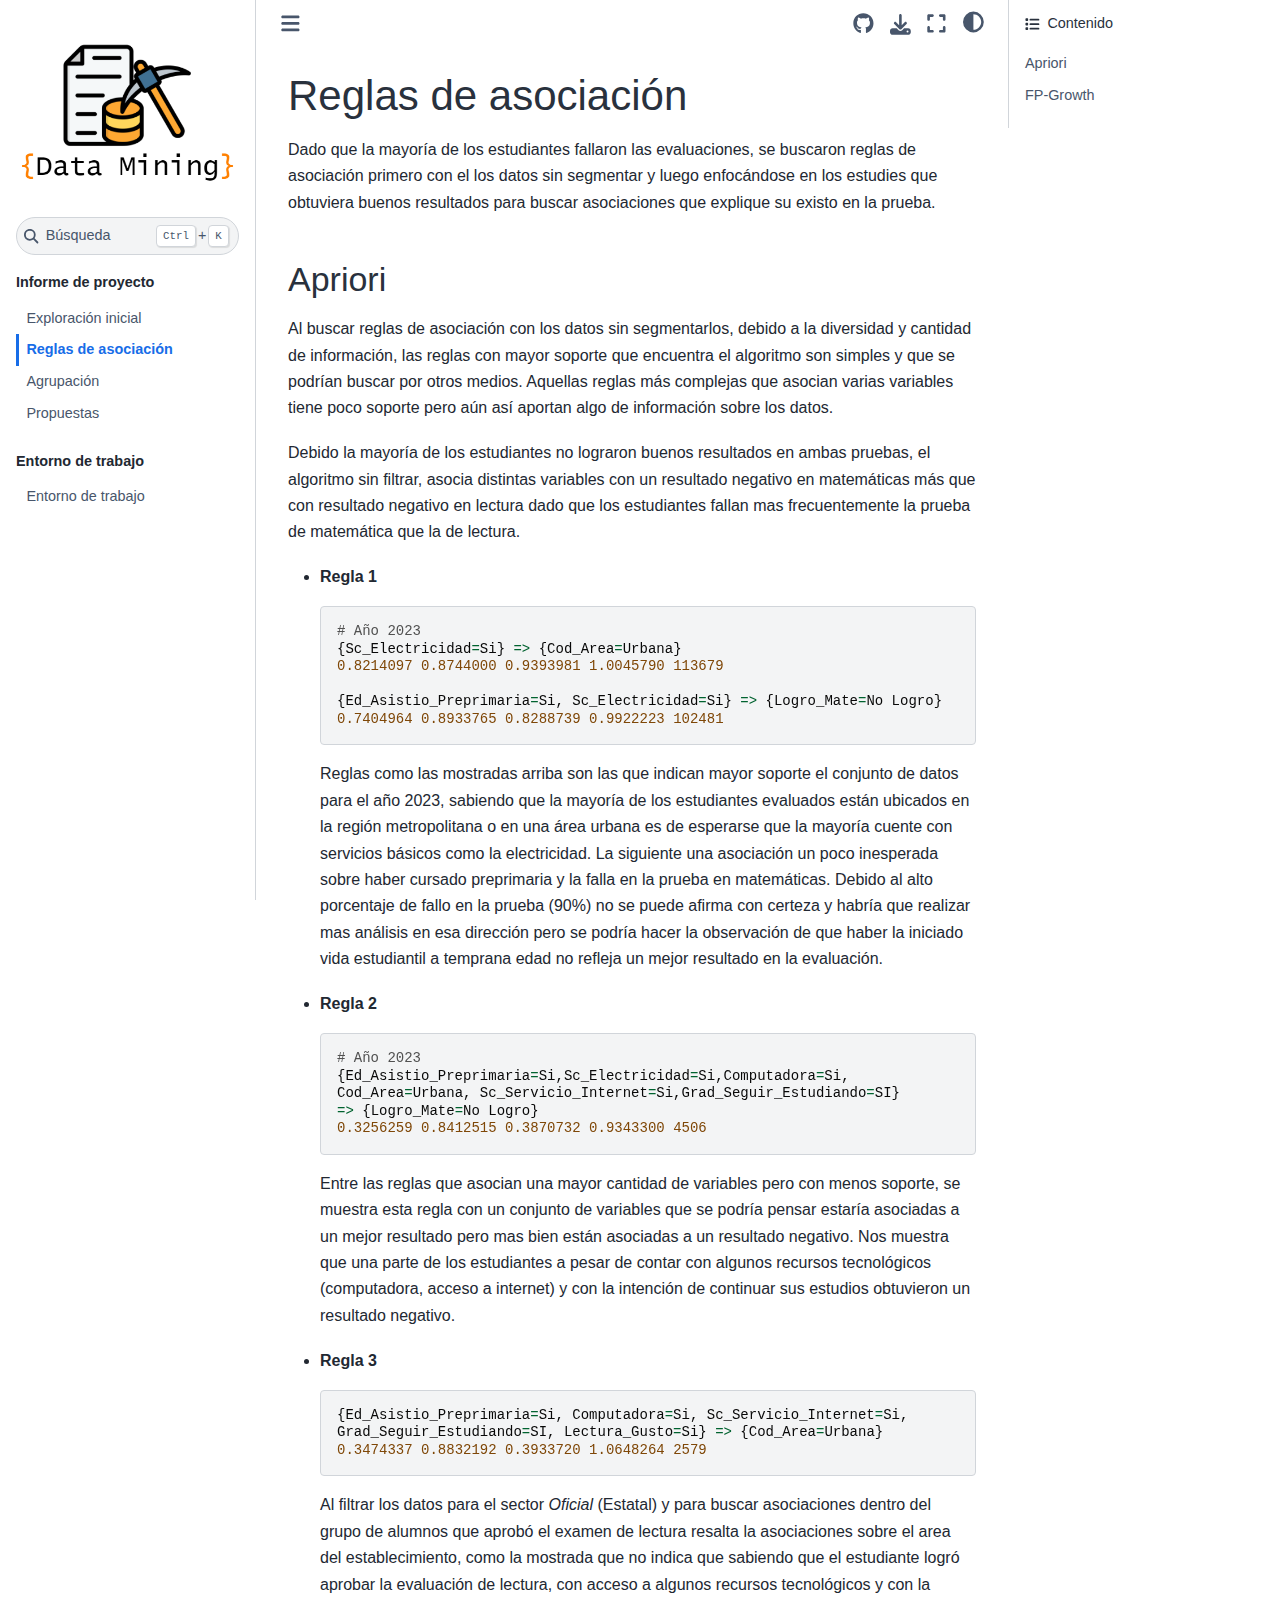
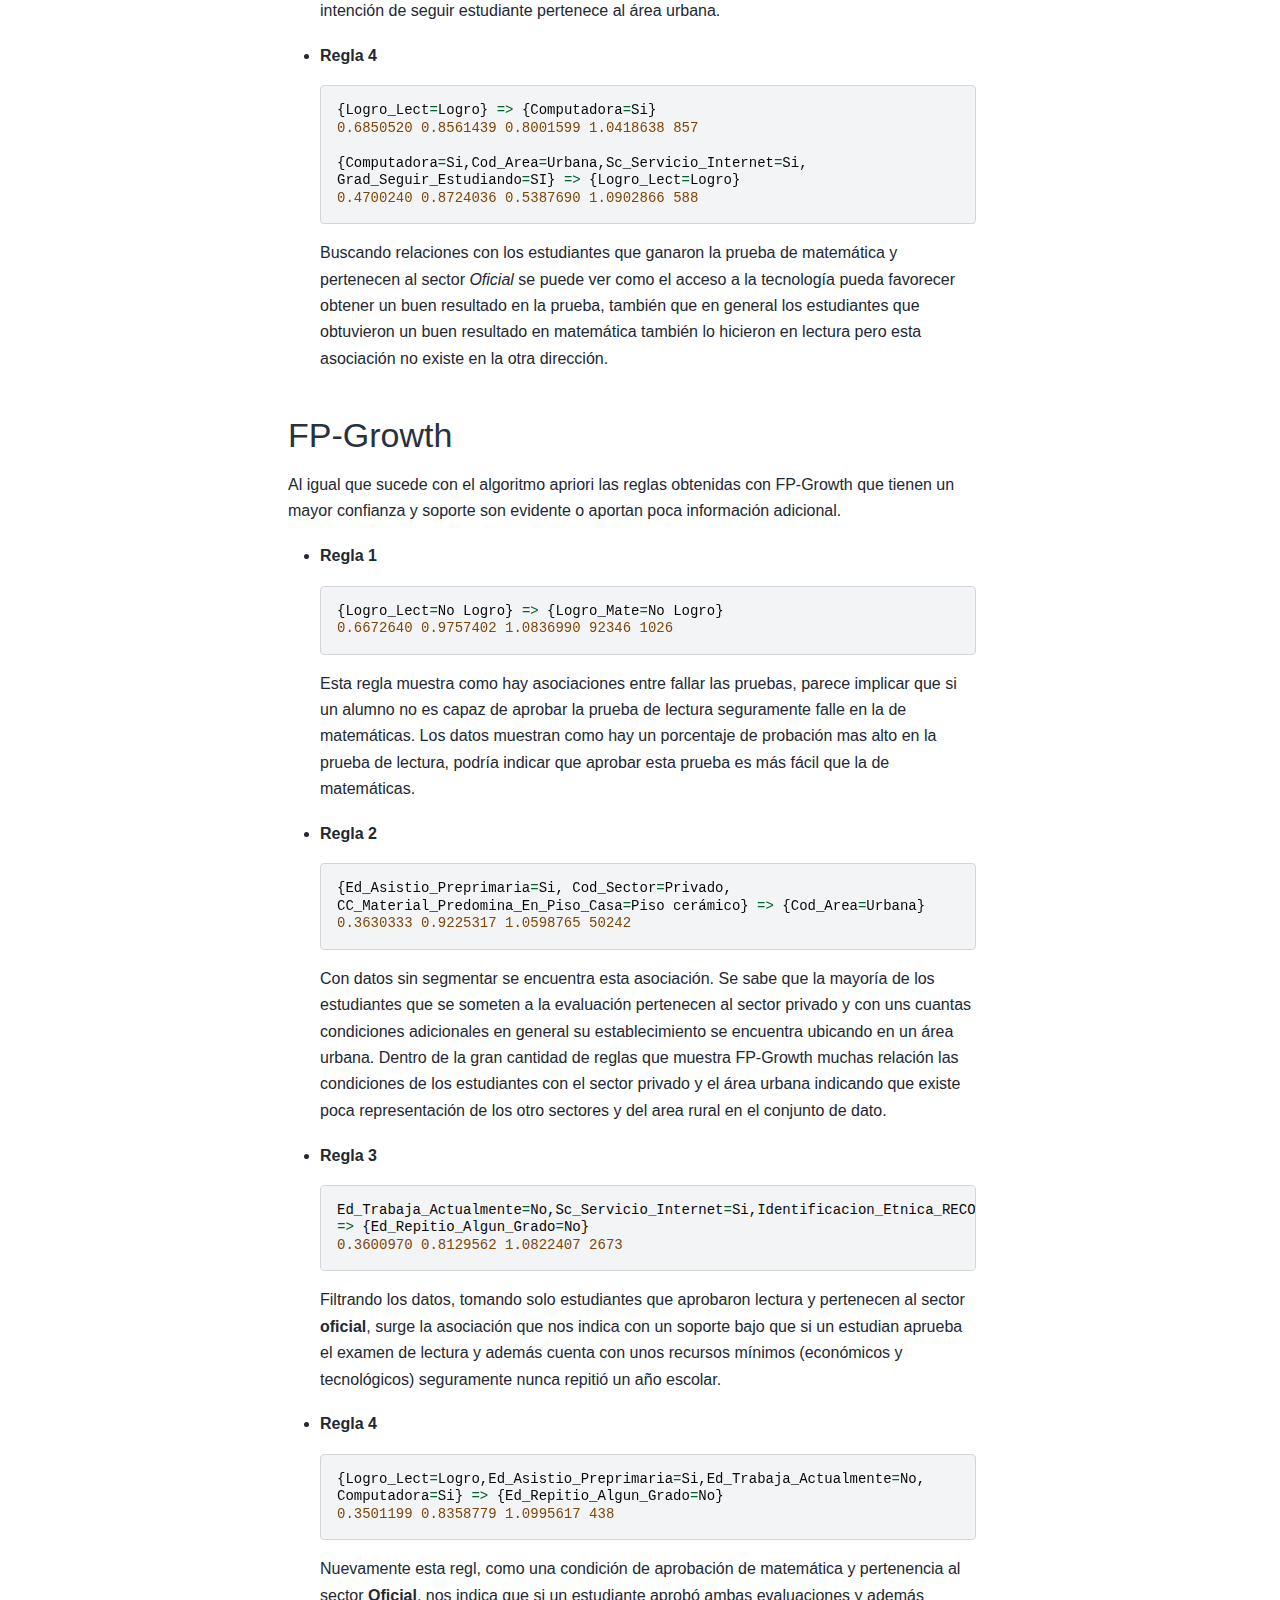
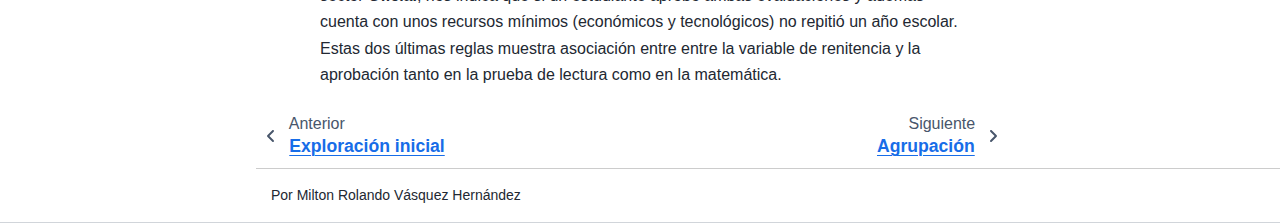
<file: modules/reglas.html>
<!DOCTYPE html>


<html lang="es" data-content_root="../" >

  <head>
    <meta charset="utf-8" />
    <meta name="viewport" content="width=device-width, initial-scale=1.0" /><meta name="viewport" content="width=device-width, initial-scale=1" />

    <title>Reglas de asociación</title>
  
  
  
  <script data-cfasync="false">
    document.documentElement.dataset.mode = localStorage.getItem("mode") || "";
    document.documentElement.dataset.theme = localStorage.getItem("theme") || "";
  </script>
  <!-- 
    this give us a css class that will be invisible only if js is disabled 
  -->
  <noscript>
    <style>
      .pst-js-only { display: none !important; }

    </style>
  </noscript>
  
  <!-- Loaded before other Sphinx assets -->
  <link href="../_static/styles/theme.css?digest=26a4bc78f4c0ddb94549" rel="stylesheet" />
<link href="../_static/styles/pydata-sphinx-theme.css?digest=26a4bc78f4c0ddb94549" rel="stylesheet" />

    <link rel="stylesheet" type="text/css" href="../_static/pygments.css?v=a746c00c" />
    <link rel="stylesheet" type="text/css" href="../_static/styles/sphinx-book-theme.css?v=a3416100" />
    <link rel="stylesheet" type="text/css" href="../_static/copybutton.css?v=76b2166b" />
    <link rel="stylesheet" type="text/css" href="../_static/sphinx-design.min.css?v=95c83b7e" />
  
  <!-- So that users can add custom icons -->
  <script src="../_static/scripts/fontawesome.js?digest=26a4bc78f4c0ddb94549"></script>
  <!-- Pre-loaded scripts that we'll load fully later -->
  <link rel="preload" as="script" href="../_static/scripts/bootstrap.js?digest=26a4bc78f4c0ddb94549" />
<link rel="preload" as="script" href="../_static/scripts/pydata-sphinx-theme.js?digest=26a4bc78f4c0ddb94549" />

    <script src="../_static/documentation_options.js?v=c96076fa"></script>
    <script src="../_static/doctools.js?v=9bcbadda"></script>
    <script src="../_static/sphinx_highlight.js?v=dc90522c"></script>
    <script src="../_static/clipboard.min.js?v=a7894cd8"></script>
    <script src="../_static/copybutton.js?v=f281be69"></script>
    <script src="../_static/scripts/sphinx-book-theme.js?v=887ef09a"></script>
    <script src="../_static/translations.js?v=f85f4cfb"></script>
    <script src="../_static/design-tabs.js?v=f930bc37"></script>
    <script>DOCUMENTATION_OPTIONS.pagename = 'modules/reglas';</script>
    <link rel="index" title="Índice" href="../genindex.html" />
    <link rel="search" title="Búsqueda" href="../search.html" />
    <link rel="next" title="Agrupación" href="kmeans.html" />
    <link rel="prev" title="Exploración inicial" href="bexploration.html" />
  <meta name="viewport" content="width=device-width, initial-scale=1"/>
  <meta name="docsearch:language" content="es"/>
  <meta name="docsearch:version" content="" />
  </head>
  
  
  <body data-bs-spy="scroll" data-bs-target=".bd-toc-nav" data-offset="180" data-bs-root-margin="0px 0px -60%" data-default-mode="">

  
  
  <div id="pst-skip-link" class="skip-link d-print-none"><a href="#main-content">Skip to main content</a></div>
  
  <div id="pst-scroll-pixel-helper"></div>
  
  <button type="button" class="btn rounded-pill" id="pst-back-to-top">
    <i class="fa-solid fa-arrow-up"></i>Back to top</button>

  
  <dialog id="pst-search-dialog">
    
<form class="bd-search d-flex align-items-center"
      action="../search.html"
      method="get">
  <i class="fa-solid fa-magnifying-glass"></i>
  <input type="search"
         class="form-control"
         name="q"
         placeholder="Search..."
         aria-label="Search..."
         autocomplete="off"
         autocorrect="off"
         autocapitalize="off"
         spellcheck="false"/>
  <span class="search-button__kbd-shortcut"><kbd class="kbd-shortcut__modifier">Ctrl</kbd>+<kbd>K</kbd></span>
</form>
  </dialog>

  <div class="pst-async-banner-revealer d-none">
  <aside id="bd-header-version-warning" class="d-none d-print-none" aria-label="Version warning"></aside>
</div>

  
    <header class="bd-header navbar navbar-expand-lg bd-navbar d-print-none">
    </header>
  

  <div class="bd-container">
    <div class="bd-container__inner bd-page-width">
      
      
      
      <dialog id="pst-primary-sidebar-modal"></dialog>
      <div id="pst-primary-sidebar" class="bd-sidebar-primary bd-sidebar">
        

  
  <div class="sidebar-header-items sidebar-primary__section">
    
    
    
    
  </div>
  
    <div class="sidebar-primary-items__start sidebar-primary__section">
        <div class="sidebar-primary-item">

  
    
  

<a class="navbar-brand logo" href="../index.html">
  
  
  
  
  
    
    
      
    
    
    <img src="../_static/logo.png" class="logo__image only-light" alt=" - Home"/>
    <img src="../_static/logo.png" class="logo__image only-dark pst-js-only" alt=" - Home"/>
  
  
</a></div>
        <div class="sidebar-primary-item">

<button class="btn search-button-field search-button__button pst-js-only" title="Búsqueda" aria-label="Búsqueda" data-bs-placement="bottom" data-bs-toggle="tooltip">
 <i class="fa-solid fa-magnifying-glass"></i>
 <span class="search-button__default-text">Búsqueda</span>
 <span class="search-button__kbd-shortcut"><kbd class="kbd-shortcut__modifier">Ctrl</kbd>+<kbd class="kbd-shortcut__modifier">K</kbd></span>
</button></div>
        <div class="sidebar-primary-item"><nav class="bd-links bd-docs-nav" aria-label="Main">
    <div class="bd-toc-item navbar-nav active">
        <p aria-level="2" class="caption" role="heading"><span class="caption-text">Informe de proyecto</span></p>
<ul class="current nav bd-sidenav">
<li class="toctree-l1"><a class="reference internal" href="bexploration.html">Exploración inicial</a></li>
<li class="toctree-l1 current active"><a class="current reference internal" href="#">Reglas de asociación</a></li>
<li class="toctree-l1"><a class="reference internal" href="kmeans.html">Agrupación</a></li>
<li class="toctree-l1"><a class="reference internal" href="propuesta.html">Propuestas</a></li>
</ul>
<p aria-level="2" class="caption" role="heading"><span class="caption-text">Entorno de trabajo</span></p>
<ul class="nav bd-sidenav">
<li class="toctree-l1"><a class="reference internal" href="documentation.html">Entorno de trabajo</a></li>
</ul>

    </div>
</nav></div>
    </div>
  
  
  <div class="sidebar-primary-items__end sidebar-primary__section">
  </div>
  
  <div id="rtd-footer-container"></div>


      </div>
      
      <main id="main-content" class="bd-main" role="main">
        
        

<div class="sbt-scroll-pixel-helper"></div>

          <div class="bd-content">
            <div class="bd-article-container">
              
              <div class="bd-header-article d-print-none">
<div class="header-article-items header-article__inner">
  
    <div class="header-article-items__start">
      
        <div class="header-article-item"><button class="sidebar-toggle primary-toggle btn btn-sm" title="Toggle primary sidebar" data-bs-placement="bottom" data-bs-toggle="tooltip">
  <span class="fa-solid fa-bars"></span>
</button></div>
      
    </div>
  
  
    <div class="header-article-items__end">
      
        <div class="header-article-item">

<div class="article-header-buttons">


<a href="https://github.com/MiltonVH/dm_project_1" target="_blank"
   class="btn btn-sm btn-source-repository-button"
   title="Repositorio de origen"
   data-bs-placement="bottom" data-bs-toggle="tooltip"
>
  

<span class="btn__icon-container">
  <i class="fab fa-github"></i>
  </span>

</a>






<div class="dropdown dropdown-download-buttons">
  <button class="btn dropdown-toggle" type="button" data-bs-toggle="dropdown" aria-expanded="false" aria-label="Descarga esta pagina">
    <i class="fas fa-download"></i>
  </button>
  <ul class="dropdown-menu">
      
      
      
      <li><a href="../_sources/modules/reglas.md" target="_blank"
   class="btn btn-sm btn-download-source-button dropdown-item"
   title="Descargar archivo fuente"
   data-bs-placement="left" data-bs-toggle="tooltip"
>
  

<span class="btn__icon-container">
  <i class="fas fa-file"></i>
  </span>
<span class="btn__text-container">.md</span>
</a>
</li>
      
      
      
      
      <li>
<button onclick="window.print()"
  class="btn btn-sm btn-download-pdf-button dropdown-item"
  title="Imprimir en PDF"
  data-bs-placement="left" data-bs-toggle="tooltip"
>
  

<span class="btn__icon-container">
  <i class="fas fa-file-pdf"></i>
  </span>
<span class="btn__text-container">.pdf</span>
</button>
</li>
      
  </ul>
</div>




<button onclick="toggleFullScreen()"
  class="btn btn-sm btn-fullscreen-button"
  title="Modo de pantalla completa"
  data-bs-placement="bottom" data-bs-toggle="tooltip"
>
  

<span class="btn__icon-container">
  <i class="fas fa-expand"></i>
  </span>

</button>



<button class="btn btn-sm nav-link pst-navbar-icon theme-switch-button pst-js-only" aria-label="Color mode" data-bs-title="Color mode"  data-bs-placement="bottom" data-bs-toggle="tooltip">
  <i class="theme-switch fa-solid fa-sun                fa-lg" data-mode="light" title="Light"></i>
  <i class="theme-switch fa-solid fa-moon               fa-lg" data-mode="dark"  title="Dark"></i>
  <i class="theme-switch fa-solid fa-circle-half-stroke fa-lg" data-mode="auto"  title="System Settings"></i>
</button>


<button class="btn btn-sm pst-navbar-icon search-button search-button__button pst-js-only" title="Búsqueda" aria-label="Búsqueda" data-bs-placement="bottom" data-bs-toggle="tooltip">
    <i class="fa-solid fa-magnifying-glass fa-lg"></i>
</button>
<button class="sidebar-toggle secondary-toggle btn btn-sm" title="Toggle secondary sidebar" data-bs-placement="bottom" data-bs-toggle="tooltip">
    <span class="fa-solid fa-list"></span>
</button>
</div></div>
      
    </div>
  
</div>
</div>
              
              

<div id="jb-print-docs-body" class="onlyprint">
    <h1>Reglas de asociación</h1>
    <!-- Table of contents -->
    <div id="print-main-content">
        <div id="jb-print-toc">
            
            <div>
                <h2> Contenido </h2>
            </div>
            <nav aria-label="Page">
                <ul class="visible nav section-nav flex-column">
<li class="toc-h2 nav-item toc-entry"><a class="reference internal nav-link" href="#apriori">Apriori</a></li>
<li class="toc-h2 nav-item toc-entry"><a class="reference internal nav-link" href="#fp-growth">FP-Growth</a></li>
</ul>
            </nav>
        </div>
    </div>
</div>

              
                
<div id="searchbox"></div>
                <article class="bd-article">
                  
  <section id="reglas-de-asociacion">
<h1>Reglas de asociación<a class="headerlink" href="#reglas-de-asociacion" title="Link to this heading">#</a></h1>
<p>Dado que la mayoría de los estudiantes fallaron las evaluaciones, se buscaron reglas de asociación primero con el los datos sin segmentar y luego enfocándose en los estudies que obtuviera buenos resultados para buscar asociaciones que explique su existo en la prueba.</p>
<section id="apriori">
<h2>Apriori<a class="headerlink" href="#apriori" title="Link to this heading">#</a></h2>
<p>Al buscar reglas de asociación con los datos sin segmentarlos, debido a la diversidad y cantidad de información, las reglas con mayor soporte que encuentra el algoritmo son simples y que se podrían buscar por otros medios. Aquellas reglas más complejas que asocian varias variables tiene poco soporte pero aún así aportan algo de información sobre los datos.</p>
<p>Debido la mayoría de los estudiantes no lograron buenos resultados en ambas pruebas, el algoritmo sin filtrar, asocia distintas variables con un resultado negativo en matemáticas más que con resultado negativo en lectura dado que los estudiantes fallan mas frecuentemente la prueba de matemática que la de lectura.</p>
<ul>
<li><p><strong>Regla 1</strong></p>
<div class="highlight-r notranslate"><div class="highlight"><pre><span></span><span class="c1"># Año 2023</span>
<span class="p">{</span><span class="n">Sc_Electricidad</span><span class="o">=</span><span class="n">Si</span><span class="p">}</span><span class="w"> </span><span class="o">=&gt;</span><span class="w"> </span><span class="p">{</span><span class="n">Cod_Area</span><span class="o">=</span><span class="n">Urbana</span><span class="p">}</span>
<span class="m">0.8214097</span><span class="w"> </span><span class="m">0.8744000</span><span class="w"> </span><span class="m">0.9393981</span><span class="w"> </span><span class="m">1.0045790</span><span class="w"> </span><span class="m">113679</span>

<span class="p">{</span><span class="n">Ed_Asistio_Preprimaria</span><span class="o">=</span><span class="n">Si</span><span class="p">,</span><span class="w"> </span><span class="n">Sc_Electricidad</span><span class="o">=</span><span class="n">Si</span><span class="p">}</span><span class="w"> </span><span class="o">=&gt;</span><span class="w"> </span><span class="p">{</span><span class="n">Logro_Mate</span><span class="o">=</span><span class="n">No</span><span class="w"> </span><span class="n">Logro</span><span class="p">}</span><span class="w"> </span>
<span class="m">0.7404964</span><span class="w"> </span><span class="m">0.8933765</span><span class="w"> </span><span class="m">0.8288739</span><span class="w"> </span><span class="m">0.9922223</span><span class="w"> </span><span class="m">102481</span>
</pre></div>
</div>
<p>Reglas como las mostradas arriba son las que indican mayor soporte el conjunto de datos para el año 2023, sabiendo que la mayoría de los estudiantes evaluados están ubicados en la región metropolitana o en una área urbana es de esperarse que la mayoría cuente con servicios básicos como la electricidad. La siguiente una asociación un poco inesperada sobre haber cursado preprimaria y la falla en la prueba en matemáticas. Debido al alto porcentaje de fallo en la prueba (90%) no se puede afirma con certeza y habría que realizar mas análisis en esa dirección pero se podría hacer la observación de que haber la iniciado vida estudiantil a temprana edad no refleja un mejor resultado en la evaluación.</p>
</li>
<li><p><strong>Regla 2</strong></p>
<div class="highlight-r notranslate"><div class="highlight"><pre><span></span><span class="c1"># Año 2023</span>
<span class="p">{</span><span class="n">Ed_Asistio_Preprimaria</span><span class="o">=</span><span class="n">Si</span><span class="p">,</span><span class="n">Sc_Electricidad</span><span class="o">=</span><span class="n">Si</span><span class="p">,</span><span class="n">Computadora</span><span class="o">=</span><span class="n">Si</span><span class="p">,</span>
<span class="n">Cod_Area</span><span class="o">=</span><span class="n">Urbana</span><span class="p">,</span><span class="w"> </span><span class="n">Sc_Servicio_Internet</span><span class="o">=</span><span class="n">Si</span><span class="p">,</span><span class="n">Grad_Seguir_Estudiando</span><span class="o">=</span><span class="n">SI</span><span class="p">}</span><span class="w"> </span>
<span class="o">=&gt;</span><span class="w"> </span><span class="p">{</span><span class="n">Logro_Mate</span><span class="o">=</span><span class="n">No</span><span class="w"> </span><span class="n">Logro</span><span class="p">}</span><span class="w"> </span>
<span class="m">0.3256259</span><span class="w"> </span><span class="m">0.8412515</span><span class="w"> </span><span class="m">0.3870732</span><span class="w"> </span><span class="m">0.9343300</span><span class="w"> </span><span class="m">4506</span>
</pre></div>
</div>
<p>Entre las reglas que asocian una mayor cantidad de variables pero con menos soporte, se muestra esta regla con un conjunto de variables que se podría pensar estaría asociadas a un mejor resultado pero mas bien están asociadas a un resultado negativo. Nos muestra que una parte de los estudiantes a pesar de contar con algunos recursos tecnológicos (computadora, acceso a internet) y con la intención de continuar sus estudios obtuvieron un resultado negativo.</p>
</li>
<li><p><strong>Regla 3</strong></p>
<div class="highlight-r notranslate"><div class="highlight"><pre><span></span><span class="p">{</span><span class="n">Ed_Asistio_Preprimaria</span><span class="o">=</span><span class="n">Si</span><span class="p">,</span><span class="w"> </span><span class="n">Computadora</span><span class="o">=</span><span class="n">Si</span><span class="p">,</span><span class="w"> </span><span class="n">Sc_Servicio_Internet</span><span class="o">=</span><span class="n">Si</span><span class="p">,</span>
<span class="n">Grad_Seguir_Estudiando</span><span class="o">=</span><span class="n">SI</span><span class="p">,</span><span class="w"> </span><span class="n">Lectura_Gusto</span><span class="o">=</span><span class="n">Si</span><span class="p">}</span><span class="w"> </span><span class="o">=&gt;</span><span class="w"> </span><span class="p">{</span><span class="n">Cod_Area</span><span class="o">=</span><span class="n">Urbana</span><span class="p">}</span>
<span class="m">0.3474337</span><span class="w"> </span><span class="m">0.8832192</span><span class="w"> </span><span class="m">0.3933720</span><span class="w"> </span><span class="m">1.0648264</span><span class="w"> </span><span class="m">2579</span>
</pre></div>
</div>
<p>Al filtrar los datos para el sector <em>Oficial</em> (Estatal) y para buscar asociaciones dentro del grupo de alumnos que aprobó el examen de lectura resalta la asociaciones sobre el area del establecimiento, como la mostrada que no indica que sabiendo que el estudiante logró aprobar la evaluación de lectura, con acceso a algunos recursos tecnológicos y con la intención de seguir estudiante pertenece al área urbana.</p>
</li>
<li><p><strong>Regla 4</strong></p>
<div class="highlight-r notranslate"><div class="highlight"><pre><span></span><span class="p">{</span><span class="n">Logro_Lect</span><span class="o">=</span><span class="n">Logro</span><span class="p">}</span><span class="w"> </span><span class="o">=&gt;</span><span class="w"> </span><span class="p">{</span><span class="n">Computadora</span><span class="o">=</span><span class="n">Si</span><span class="p">}</span><span class="w"> </span>
<span class="m">0.6850520</span><span class="w"> </span><span class="m">0.8561439</span><span class="w"> </span><span class="m">0.8001599</span><span class="w"> </span><span class="m">1.0418638</span><span class="w"> </span><span class="m">857</span>

<span class="p">{</span><span class="n">Computadora</span><span class="o">=</span><span class="n">Si</span><span class="p">,</span><span class="n">Cod_Area</span><span class="o">=</span><span class="n">Urbana</span><span class="p">,</span><span class="n">Sc_Servicio_Internet</span><span class="o">=</span><span class="n">Si</span><span class="p">,</span>
<span class="n">Grad_Seguir_Estudiando</span><span class="o">=</span><span class="n">SI</span><span class="p">}</span><span class="w"> </span><span class="o">=&gt;</span><span class="w"> </span><span class="p">{</span><span class="n">Logro_Lect</span><span class="o">=</span><span class="n">Logro</span><span class="p">}</span>
<span class="m">0.4700240</span><span class="w"> </span><span class="m">0.8724036</span><span class="w"> </span><span class="m">0.5387690</span><span class="w"> </span><span class="m">1.0902866</span><span class="w"> </span><span class="m">588</span>
</pre></div>
</div>
<p>Buscando relaciones con los estudiantes que ganaron la prueba de matemática y pertenecen al sector <em>Oficial</em> se puede ver como el acceso a la tecnología pueda favorecer obtener un buen resultado en la prueba, también que en general los estudiantes que obtuvieron un buen resultado en matemática también lo hicieron en lectura pero esta asociación no existe en la otra dirección.</p>
</li>
</ul>
</section>
<section id="fp-growth">
<h2>FP-Growth<a class="headerlink" href="#fp-growth" title="Link to this heading">#</a></h2>
<p>Al igual que sucede con el algoritmo apriori las reglas obtenidas con FP-Growth que tienen un mayor confianza y soporte son evidente o aportan poca información adicional.</p>
<ul>
<li><p><strong>Regla 1</strong></p>
<div class="highlight-r notranslate"><div class="highlight"><pre><span></span><span class="p">{</span><span class="n">Logro_Lect</span><span class="o">=</span><span class="n">No</span><span class="w"> </span><span class="n">Logro</span><span class="p">}</span><span class="w"> </span><span class="o">=&gt;</span><span class="w"> </span><span class="p">{</span><span class="n">Logro_Mate</span><span class="o">=</span><span class="n">No</span><span class="w"> </span><span class="n">Logro</span><span class="p">}</span>
<span class="m">0.6672640</span><span class="w"> </span><span class="m">0.9757402</span><span class="w"> </span><span class="m">1.0836990</span><span class="w"> </span><span class="m">92346</span><span class="w"> </span><span class="m">1026</span>
</pre></div>
</div>
<p>Esta regla muestra como hay asociaciones entre fallar las pruebas, parece implicar que si un alumno no es capaz de aprobar la prueba de lectura seguramente falle en la de matemáticas. Los datos muestran como hay un porcentaje de probación mas alto en la prueba de lectura, podría indicar que aprobar esta prueba es más fácil que la de matemáticas.</p>
</li>
<li><p><strong>Regla 2</strong></p>
<div class="highlight-r notranslate"><div class="highlight"><pre><span></span><span class="p">{</span><span class="n">Ed_Asistio_Preprimaria</span><span class="o">=</span><span class="n">Si</span><span class="p">,</span><span class="w"> </span><span class="n">Cod_Sector</span><span class="o">=</span><span class="n">Privado</span><span class="p">,</span>
<span class="n">CC_Material_Predomina_En_Piso_Casa</span><span class="o">=</span><span class="n">Piso</span><span class="w"> </span><span class="n">cerámico</span><span class="p">}</span><span class="w"> </span><span class="o">=&gt;</span><span class="w"> </span><span class="p">{</span><span class="n">Cod_Area</span><span class="o">=</span><span class="n">Urbana</span><span class="p">}</span>
<span class="m">0.3630333</span><span class="w"> </span><span class="m">0.9225317</span><span class="w"> </span><span class="m">1.0598765</span><span class="w"> </span><span class="m">50242</span>
</pre></div>
</div>
<p>Con datos sin segmentar se encuentra esta asociación. Se sabe que la mayoría de los estudiantes que se someten a la evaluación pertenecen al sector privado y con uns cuantas condiciones adicionales en general su establecimiento se encuentra ubicando en un área urbana. Dentro de la gran cantidad de reglas que muestra FP-Growth muchas relación las condiciones de los estudiantes con el sector privado y el área urbana indicando que existe poca representación de los otro sectores y del area rural en el conjunto de dato.</p>
</li>
<li><p><strong>Regla 3</strong></p>
<div class="highlight-r notranslate"><div class="highlight"><pre><span></span><span class="n">Ed_Trabaja_Actualmente</span><span class="o">=</span><span class="n">No</span><span class="p">,</span><span class="n">Sc_Servicio_Internet</span><span class="o">=</span><span class="n">Si</span><span class="p">,</span><span class="n">Identificacion_Etnica_RECO</span><span class="o">=</span><span class="n">Ladino</span><span class="p">}</span><span class="w"> </span>
<span class="o">=&gt;</span><span class="w"> </span><span class="p">{</span><span class="n">Ed_Repitio_Algun_Grado</span><span class="o">=</span><span class="n">No</span><span class="p">}</span>
<span class="m">0.3600970</span><span class="w"> </span><span class="m">0.8129562</span><span class="w"> </span><span class="m">1.0822407</span><span class="w"> </span><span class="m">2673</span>
</pre></div>
</div>
<p>Filtrando  los datos, tomando solo estudiantes que aprobaron lectura y pertenecen al sector <strong>oficial</strong>, surge la asociación que nos indica con un soporte  bajo que si un estudian aprueba el examen de lectura y además cuenta con unos recursos mínimos (económicos y tecnológicos) seguramente nunca repitió un año escolar.</p>
</li>
<li><p><strong>Regla 4</strong></p>
<div class="highlight-r notranslate"><div class="highlight"><pre><span></span><span class="p">{</span><span class="n">Logro_Lect</span><span class="o">=</span><span class="n">Logro</span><span class="p">,</span><span class="n">Ed_Asistio_Preprimaria</span><span class="o">=</span><span class="n">Si</span><span class="p">,</span><span class="n">Ed_Trabaja_Actualmente</span><span class="o">=</span><span class="n">No</span><span class="p">,</span>
<span class="n">Computadora</span><span class="o">=</span><span class="n">Si</span><span class="p">}</span><span class="w"> </span><span class="o">=&gt;</span><span class="w"> </span><span class="p">{</span><span class="n">Ed_Repitio_Algun_Grado</span><span class="o">=</span><span class="n">No</span><span class="p">}</span>
<span class="m">0.3501199</span><span class="w"> </span><span class="m">0.8358779</span><span class="w"> </span><span class="m">1.0995617</span><span class="w"> </span><span class="m">438</span>
</pre></div>
</div>
<p>Nuevamente esta regl,  como una condición de aprobación  de matemática y pertenencia al sector <strong>Oficial</strong>, nos indica que si un estudiante aprobó ambas evaluaciones y además cuenta con unos recursos mínimos (económicos y tecnológicos) no repitió un año escolar. Estas dos últimas reglas muestra asociación entre  entre la variable de renitencia y la aprobación tanto en la prueba de lectura como en la matemática.</p>
</li>
</ul>
</section>
</section>


                </article>
              

              
              
              
              
                <footer class="prev-next-footer d-print-none">
                  
<div class="prev-next-area">
    <a class="left-prev"
       href="bexploration.html"
       title="previous page">
      <i class="fa-solid fa-angle-left"></i>
      <div class="prev-next-info">
        <p class="prev-next-subtitle">anterior</p>
        <p class="prev-next-title">Exploración inicial</p>
      </div>
    </a>
    <a class="right-next"
       href="kmeans.html"
       title="next page">
      <div class="prev-next-info">
        <p class="prev-next-subtitle">siguiente</p>
        <p class="prev-next-title">Agrupación</p>
      </div>
      <i class="fa-solid fa-angle-right"></i>
    </a>
</div>
                </footer>
              
            </div>
            
            
              
                <dialog id="pst-secondary-sidebar-modal"></dialog>
                <div id="pst-secondary-sidebar" class="bd-sidebar-secondary bd-toc"><div class="sidebar-secondary-items sidebar-secondary__inner">


  <div class="sidebar-secondary-item">
  <div class="page-toc tocsection onthispage">
    <i class="fa-solid fa-list"></i> Contenido
  </div>
  <nav class="bd-toc-nav page-toc">
    <ul class="visible nav section-nav flex-column">
<li class="toc-h2 nav-item toc-entry"><a class="reference internal nav-link" href="#apriori">Apriori</a></li>
<li class="toc-h2 nav-item toc-entry"><a class="reference internal nav-link" href="#fp-growth">FP-Growth</a></li>
</ul>
  </nav></div>

</div></div>
              
            
          </div>
          <footer class="bd-footer-content">
            
<div class="bd-footer-content__inner container">
  
  <div class="footer-item">
    
<p class="component-author">
Por Milton Rolando Vásquez Hernández
</p>

  </div>
  
  <div class="footer-item">
    

  </div>
  
  <div class="footer-item">
    
  </div>
  
  <div class="footer-item">
    
  </div>
  
</div>
          </footer>
        

      </main>
    </div>
  </div>
  
  <!-- Scripts loaded after <body> so the DOM is not blocked -->
  <script defer src="../_static/scripts/bootstrap.js?digest=26a4bc78f4c0ddb94549"></script>
<script defer src="../_static/scripts/pydata-sphinx-theme.js?digest=26a4bc78f4c0ddb94549"></script>

  <footer class="bd-footer">
  </footer>
  </body>
</html>
</file>
<file: _static/styles/theme.css>
/* Provided by Sphinx's 'basic' theme, and included in the final set of assets */
@import "../basic.css";
</file>
<file: _static/pygments.css>
html[data-theme="light"] .highlight pre { line-height: 125%; }
html[data-theme="light"] .highlight td.linenos .normal { color: inherit; background-color: transparent; padding-left: 5px; padding-right: 5px; }
html[data-theme="light"] .highlight span.linenos { color: inherit; background-color: transparent; padding-left: 5px; padding-right: 5px; }
html[data-theme="light"] .highlight td.linenos .special { color: #000000; background-color: #ffffc0; padding-left: 5px; padding-right: 5px; }
html[data-theme="light"] .highlight span.linenos.special { color: #000000; background-color: #ffffc0; padding-left: 5px; padding-right: 5px; }
html[data-theme="light"] .highlight .hll { background-color: #fae4c2 }
html[data-theme="light"] .highlight { background: #fefefe; color: #080808 }
html[data-theme="light"] .highlight .c { color: #515151 } /* Comment */
html[data-theme="light"] .highlight .err { color: #a12236 } /* Error */
html[data-theme="light"] .highlight .k { color: #6730c5 } /* Keyword */
html[data-theme="light"] .highlight .l { color: #7f4707 } /* Literal */
html[data-theme="light"] .highlight .n { color: #080808 } /* Name */
html[data-theme="light"] .highlight .o { color: #00622f } /* Operator */
html[data-theme="light"] .highlight .p { color: #080808 } /* Punctuation */
html[data-theme="light"] .highlight .ch { color: #515151 } /* Comment.Hashbang */
html[data-theme="light"] .highlight .cm { color: #515151 } /* Comment.Multiline */
html[data-theme="light"] .highlight .cp { color: #515151 } /* Comment.Preproc */
html[data-theme="light"] .highlight .cpf { color: #515151 } /* Comment.PreprocFile */
html[data-theme="light"] .highlight .c1 { color: #515151 } /* Comment.Single */
html[data-theme="light"] .highlight .cs { color: #515151 } /* Comment.Special */
html[data-theme="light"] .highlight .gd { color: #005b82 } /* Generic.Deleted */
html[data-theme="light"] .highlight .ge { font-style: italic } /* Generic.Emph */
html[data-theme="light"] .highlight .gh { color: #005b82 } /* Generic.Heading */
html[data-theme="light"] .highlight .gs { font-weight: bold } /* Generic.Strong */
html[data-theme="light"] .highlight .gu { color: #005b82 } /* Generic.Subheading */
html[data-theme="light"] .highlight .kc { color: #6730c5 } /* Keyword.Constant */
html[data-theme="light"] .highlight .kd { color: #6730c5 } /* Keyword.Declaration */
html[data-theme="light"] .highlight .kn { color: #6730c5 } /* Keyword.Namespace */
html[data-theme="light"] .highlight .kp { color: #6730c5 } /* Keyword.Pseudo */
html[data-theme="light"] .highlight .kr { color: #6730c5 } /* Keyword.Reserved */
html[data-theme="light"] .highlight .kt { color: #7f4707 } /* Keyword.Type */
html[data-theme="light"] .highlight .ld { color: #7f4707 } /* Literal.Date */
html[data-theme="light"] .highlight .m { color: #7f4707 } /* Literal.Number */
html[data-theme="light"] .highlight .s { color: #00622f } /* Literal.String */
html[data-theme="light"] .highlight .na { color: #912583 } /* Name.Attribute */
html[data-theme="light"] .highlight .nb { color: #7f4707 } /* Name.Builtin */
html[data-theme="light"] .highlight .nc { color: #005b82 } /* Name.Class */
html[data-theme="light"] .highlight .no { color: #005b82 } /* Name.Constant */
html[data-theme="light"] .highlight .nd { color: #7f4707 } /* Name.Decorator */
html[data-theme="light"] .highlight .ni { color: #00622f } /* Name.Entity */
html[data-theme="light"] .highlight .ne { color: #6730c5 } /* Name.Exception */
html[data-theme="light"] .highlight .nf { color: #005b82 } /* Name.Function */
html[data-theme="light"] .highlight .nl { color: #7f4707 } /* Name.Label */
html[data-theme="light"] .highlight .nn { color: #080808 } /* Name.Namespace */
html[data-theme="light"] .highlight .nx { color: #080808 } /* Name.Other */
html[data-theme="light"] .highlight .py { color: #005b82 } /* Name.Property */
html[data-theme="light"] .highlight .nt { color: #005b82 } /* Name.Tag */
html[data-theme="light"] .highlight .nv { color: #a12236 } /* Name.Variable */
html[data-theme="light"] .highlight .ow { color: #6730c5 } /* Operator.Word */
html[data-theme="light"] .highlight .pm { color: #080808 } /* Punctuation.Marker */
html[data-theme="light"] .highlight .w { color: #080808 } /* Text.Whitespace */
html[data-theme="light"] .highlight .mb { color: #7f4707 } /* Literal.Number.Bin */
html[data-theme="light"] .highlight .mf { color: #7f4707 } /* Literal.Number.Float */
html[data-theme="light"] .highlight .mh { color: #7f4707 } /* Literal.Number.Hex */
html[data-theme="light"] .highlight .mi { color: #7f4707 } /* Literal.Number.Integer */
html[data-theme="light"] .highlight .mo { color: #7f4707 } /* Literal.Number.Oct */
html[data-theme="light"] .highlight .sa { color: #00622f } /* Literal.String.Affix */
html[data-theme="light"] .highlight .sb { color: #00622f } /* Literal.String.Backtick */
html[data-theme="light"] .highlight .sc { color: #00622f } /* Literal.String.Char */
html[data-theme="light"] .highlight .dl { color: #00622f } /* Literal.String.Delimiter */
html[data-theme="light"] .highlight .sd { color: #00622f } /* Literal.String.Doc */
html[data-theme="light"] .highlight .s2 { color: #00622f } /* Literal.String.Double */
html[data-theme="light"] .highlight .se { color: #00622f } /* Literal.String.Escape */
html[data-theme="light"] .highlight .sh { color: #00622f } /* Literal.String.Heredoc */
html[data-theme="light"] .highlight .si { color: #00622f } /* Literal.String.Interpol */
html[data-theme="light"] .highlight .sx { color: #00622f } /* Literal.String.Other */
html[data-theme="light"] .highlight .sr { color: #a12236 } /* Literal.String.Regex */
html[data-theme="light"] .highlight .s1 { color: #00622f } /* Literal.String.Single */
html[data-theme="light"] .highlight .ss { color: #005b82 } /* Literal.String.Symbol */
html[data-theme="light"] .highlight .bp { color: #7f4707 } /* Name.Builtin.Pseudo */
html[data-theme="light"] .highlight .fm { color: #005b82 } /* Name.Function.Magic */
html[data-theme="light"] .highlight .vc { color: #a12236 } /* Name.Variable.Class */
html[data-theme="light"] .highlight .vg { color: #a12236 } /* Name.Variable.Global */
html[data-theme="light"] .highlight .vi { color: #a12236 } /* Name.Variable.Instance */
html[data-theme="light"] .highlight .vm { color: #7f4707 } /* Name.Variable.Magic */
html[data-theme="light"] .highlight .il { color: #7f4707 } /* Literal.Number.Integer.Long */
html[data-theme="dark"] .highlight pre { line-height: 125%; }
html[data-theme="dark"] .highlight td.linenos .normal { color: inherit; background-color: transparent; padding-left: 5px; padding-right: 5px; }
html[data-theme="dark"] .highlight span.linenos { color: inherit; background-color: transparent; padding-left: 5px; padding-right: 5px; }
html[data-theme="dark"] .highlight td.linenos .special { color: #000000; background-color: #ffffc0; padding-left: 5px; padding-right: 5px; }
html[data-theme="dark"] .highlight span.linenos.special { color: #000000; background-color: #ffffc0; padding-left: 5px; padding-right: 5px; }
html[data-theme="dark"] .highlight .hll { background-color: #ffd9002e }
html[data-theme="dark"] .highlight { background: #2b2b2b; color: #f8f8f2 }
html[data-theme="dark"] .highlight .c { color: #ffd900 } /* Comment */
html[data-theme="dark"] .highlight .err { color: #ffa07a } /* Error */
html[data-theme="dark"] .highlight .k { color: #dcc6e0 } /* Keyword */
html[data-theme="dark"] .highlight .l { color: #ffd900 } /* Literal */
html[data-theme="dark"] .highlight .n { color: #f8f8f2 } /* Name */
html[data-theme="dark"] .highlight .o { color: #abe338 } /* Operator */
html[data-theme="dark"] .highlight .p { color: #f8f8f2 } /* Punctuation */
html[data-theme="dark"] .highlight .ch { color: #ffd900 } /* Comment.Hashbang */
html[data-theme="dark"] .highlight .cm { color: #ffd900 } /* Comment.Multiline */
html[data-theme="dark"] .highlight .cp { color: #ffd900 } /* Comment.Preproc */
html[data-theme="dark"] .highlight .cpf { color: #ffd900 } /* Comment.PreprocFile */
html[data-theme="dark"] .highlight .c1 { color: #ffd900 } /* Comment.Single */
html[data-theme="dark"] .highlight .cs { color: #ffd900 } /* Comment.Special */
html[data-theme="dark"] .highlight .gd { color: #00e0e0 } /* Generic.Deleted */
html[data-theme="dark"] .highlight .ge { font-style: italic } /* Generic.Emph */
html[data-theme="dark"] .highlight .gh { color: #00e0e0 } /* Generic.Heading */
html[data-theme="dark"] .highlight .gs { font-weight: bold } /* Generic.Strong */
html[data-theme="dark"] .highlight .gu { color: #00e0e0 } /* Generic.Subheading */
html[data-theme="dark"] .highlight .kc { color: #dcc6e0 } /* Keyword.Constant */
html[data-theme="dark"] .highlight .kd { color: #dcc6e0 } /* Keyword.Declaration */
html[data-theme="dark"] .highlight .kn { color: #dcc6e0 } /* Keyword.Namespace */
html[data-theme="dark"] .highlight .kp { color: #dcc6e0 } /* Keyword.Pseudo */
html[data-theme="dark"] .highlight .kr { color: #dcc6e0 } /* Keyword.Reserved */
html[data-theme="dark"] .highlight .kt { color: #ffd900 } /* Keyword.Type */
html[data-theme="dark"] .highlight .ld { color: #ffd900 } /* Literal.Date */
html[data-theme="dark"] .highlight .m { color: #ffd900 } /* Literal.Number */
html[data-theme="dark"] .highlight .s { color: #abe338 } /* Literal.String */
html[data-theme="dark"] .highlight .na { color: #ffd900 } /* Name.Attribute */
html[data-theme="dark"] .highlight .nb { color: #ffd900 } /* Name.Builtin */
html[data-theme="dark"] .highlight .nc { color: #00e0e0 } /* Name.Class */
html[data-theme="dark"] .highlight .no { color: #00e0e0 } /* Name.Constant */
html[data-theme="dark"] .highlight .nd { color: #ffd900 } /* Name.Decorator */
html[data-theme="dark"] .highlight .ni { color: #abe338 } /* Name.Entity */
html[data-theme="dark"] .highlight .ne { color: #dcc6e0 } /* Name.Exception */
html[data-theme="dark"] .highlight .nf { color: #00e0e0 } /* Name.Function */
html[data-theme="dark"] .highlight .nl { color: #ffd900 } /* Name.Label */
html[data-theme="dark"] .highlight .nn { color: #f8f8f2 } /* Name.Namespace */
html[data-theme="dark"] .highlight .nx { color: #f8f8f2 } /* Name.Other */
html[data-theme="dark"] .highlight .py { color: #00e0e0 } /* Name.Property */
html[data-theme="dark"] .highlight .nt { color: #00e0e0 } /* Name.Tag */
html[data-theme="dark"] .highlight .nv { color: #ffa07a } /* Name.Variable */
html[data-theme="dark"] .highlight .ow { color: #dcc6e0 } /* Operator.Word */
html[data-theme="dark"] .highlight .pm { color: #f8f8f2 } /* Punctuation.Marker */
html[data-theme="dark"] .highlight .w { color: #f8f8f2 } /* Text.Whitespace */
html[data-theme="dark"] .highlight .mb { color: #ffd900 } /* Literal.Number.Bin */
html[data-theme="dark"] .highlight .mf { color: #ffd900 } /* Literal.Number.Float */
html[data-theme="dark"] .highlight .mh { color: #ffd900 } /* Literal.Number.Hex */
html[data-theme="dark"] .highlight .mi { color: #ffd900 } /* Literal.Number.Integer */
html[data-theme="dark"] .highlight .mo { color: #ffd900 } /* Literal.Number.Oct */
html[data-theme="dark"] .highlight .sa { color: #abe338 } /* Literal.String.Affix */
html[data-theme="dark"] .highlight .sb { color: #abe338 } /* Literal.String.Backtick */
html[data-theme="dark"] .highlight .sc { color: #abe338 } /* Literal.String.Char */
html[data-theme="dark"] .highlight .dl { color: #abe338 } /* Literal.String.Delimiter */
html[data-theme="dark"] .highlight .sd { color: #abe338 } /* Literal.String.Doc */
html[data-theme="dark"] .highlight .s2 { color: #abe338 } /* Literal.String.Double */
html[data-theme="dark"] .highlight .se { color: #abe338 } /* Literal.String.Escape */
html[data-theme="dark"] .highlight .sh { color: #abe338 } /* Literal.String.Heredoc */
html[data-theme="dark"] .highlight .si { color: #abe338 } /* Literal.String.Interpol */
html[data-theme="dark"] .highlight .sx { color: #abe338 } /* Literal.String.Other */
html[data-theme="dark"] .highlight .sr { color: #ffa07a } /* Literal.String.Regex */
html[data-theme="dark"] .highlight .s1 { color: #abe338 } /* Literal.String.Single */
html[data-theme="dark"] .highlight .ss { color: #00e0e0 } /* Literal.String.Symbol */
html[data-theme="dark"] .highlight .bp { color: #ffd900 } /* Name.Builtin.Pseudo */
html[data-theme="dark"] .highlight .fm { color: #00e0e0 } /* Name.Function.Magic */
html[data-theme="dark"] .highlight .vc { color: #ffa07a } /* Name.Variable.Class */
html[data-theme="dark"] .highlight .vg { color: #ffa07a } /* Name.Variable.Global */
html[data-theme="dark"] .highlight .vi { color: #ffa07a } /* Name.Variable.Instance */
html[data-theme="dark"] .highlight .vm { color: #ffd900 } /* Name.Variable.Magic */
html[data-theme="dark"] .highlight .il { color: #ffd900 } /* Literal.Number.Integer.Long */
</file>
<file: _static/styles/sphinx-book-theme.css>
/*! sphinx-book-theme CSS
 * BSD 3-Clause License
 * Copyright (c) 2020, EBP
 * All rights reserved.
 *
 * This follows the 7-1 pattern described here:
 * https://sass-guidelin.es/#architecture
 */html[data-theme=dark],html[data-theme=light]{--pst-font-size-base:none;--pst-color-secondary:#e89217}html[data-theme=light]{--sbt-color-announcement:#616161;--pst-color-primary:#176de8}html[data-theme=dark]{--pst-color-primary:#528fe4;--sbt-color-announcement:#616161;--pst-color-background:#121212}html{scroll-padding-top:4rem}.sbt-scroll-pixel-helper{height:0;left:0;position:absolute;top:0;width:0}.d-n,.onlyprint{display:none}@media print{.onlyprint{display:block!important}.noprint{display:none!important}}.bd-article-container h1,.bd-article-container h2,.bd-article-container h3,.bd-article-container h4,.bd-article-container h5,.bd-article-container p.caption{color:var(--pst-color-muted)}.bd-article-container h1,.bd-article-container h2{font-weight:500}a.brackets:before{color:inherit;font-family:inherit;margin-right:0}table{position:relative}@media print{.bd-main .bd-content{height:auto;margin-left:2rem}.bd-main .bd-content #jb-print-docs-body{margin-left:0}.bd-main .bd-content #jb-print-docs-body h1{font-size:3em;margin-bottom:0;text-align:center}.bd-main .bd-content .bd-article{padding-top:0}.bd-main .bd-content .bd-article h1:first-of-type{display:none}.bd-main .bd-content .container{min-width:0!important}.bd-main .bd-content h1{margin-bottom:1em;margin-top:1em}.bd-main .bd-content h1,.bd-main .bd-content h2,.bd-main .bd-content h3,.bd-main .bd-content h4{break-after:avoid;color:#000}.bd-main .bd-content table{break-inside:avoid}.bd-main .bd-content pre{word-wrap:break-word}.bd-main .bd-content a.headerlink{display:none}.bd-main .bd-content aside.margin,.bd-main .bd-content aside.sidebar,.bd-main .bd-content blockquote.epigraph{border:none}.bd-main .bd-content .footer{margin-top:1em}.bd-main .bd-content #jb-print-toc{margin-bottom:1.5rem;margin-left:0}.bd-main .bd-content #jb-print-toc .section-nav{border-left:0!important;list-style-type:disc!important;margin-left:3em!important}.bd-main .bd-content #jb-print-toc .section-nav a{text-decoration:none!important}.bd-main .bd-content #jb-print-toc .section-nav li{display:list-item!important}.bd-main .bd-content #jb-print-toc .section-nav .nav{display:none}.bd-main .bd-footer-content{display:none!important}}.bd-header-announcement{background-color:var(--sbt-color-announcement);color:#fff}.bd-main .bd-content{justify-content:left}.bd-main .bd-content .bd-article-container{min-width:0;overflow-x:unset;padding:0}@media(min-width:1200px){.bd-main .bd-content .bd-article-container{max-width:calc(100% - var(--pst-sidebar-secondary))}}.bd-main .bd-content .bd-article-container .bd-article{padding-left:2rem;padding-right:2rem}@media(max-width:768px){.bd-main .bd-content .bd-article-container .bd-article{padding-left:1rem;padding-right:1rem}}.bd-main .bd-content .bd-article-container details.above-input summary,.bd-main .bd-content .bd-article-container details.below-input summary{border-left:3px solid var(--pst-color-primary)}@media(min-width:768px){button.sidebar-toggle.primary-toggle{display:inline-block}}@media(max-width:768px){button.sidebar-toggle.primary-toggle{margin-bottom:0}}@media(min-width:1200px){button.sidebar-toggle.secondary-toggle{display:none}}@media(max-width:768px){button.sidebar-toggle.secondary-toggle{margin-bottom:0}}.bd-header-article{align-items:center;background-color:var(--pst-color-background);display:flex;font-size:.9em;padding:0 1rem;position:sticky;top:0;transition:left .2s;z-index:1020}@media(max-width:768px){.bd-header-article{height:3.5rem;padding:0 .5rem}}.scrolled .bd-header-article{box-shadow:0 6px 6px -6px var(--pst-color-shadow)}.bd-header-article .header-article__inner{padding:0}.bd-header-article .header-article-items{align-items:center;display:flex;height:3rem;width:100%}.bd-header-article .header-article-item{align-items:center;display:flex}.bd-header-article .article-header-buttons{display:flex}.bd-header-article .btn{align-items:center;border:none;color:var(--pst-color-text-muted);display:flex;font-size:1.3rem;padding-left:.5rem;padding-right:.5rem}.bd-header-article .btn svg{width:1.3rem}.bd-header-article .btn.show,.bd-header-article .btn:hover{border:none;color:var(--pst-color-text-base)}.bd-header-article .btn.show+.dropdown-menu,.bd-header-article .btn:hover+.dropdown-menu{display:block}.bd-header-article .btn:focus{box-shadow:none}.bd-header-article .btn.dropdown-toggle:after{display:none}.bd-header-article div.dropdown{align-items:center;display:flex}.bd-header-article .theme-switch-button{margin:0}.bd-header-article .theme-switch-button button,.bd-header-article .theme-switch-button i,.bd-header-article .theme-switch-button span{padding:0}.bd-header-article .theme-switch-button i,.bd-header-article .theme-switch-button span{transition:color .25s ease-out}.bd-header-article .theme-switch-button:active,.bd-header-article .theme-switch-button:hover{background-color:unset!important}.bd-header-article .theme-switch-button:active i,.bd-header-article .theme-switch-button:active span,.bd-header-article .theme-switch-button:hover i,.bd-header-article .theme-switch-button:hover span{color:var(--pst-color-text-base)}.bd-header-article .dropdown-menu{background-color:var(--pst-color-background);border-color:var(--pst-color-border);box-shadow:0 .2rem .5rem var(--pst-color-shadow),0 0 .0625rem var(--pst-color-shadow)!important;color:var(--pst-color-text-muted);top:2rem;transform:translateX(-75%)}.bd-header-article .dropdown-menu:hover{display:block}.bd-header-article .dropdown-menu .dropdown-item{align-items:center;display:inline-flex;font-size:1em;padding-left:.5em}.bd-header-article .dropdown-menu .dropdown-item:hover{background-color:initial;color:var(--pst-color-text-base);text-decoration:none}.bd-header-article .dropdown-menu .dropdown-item span img{height:1em}.bd-header-article .dropdown-menu .dropdown-item span.btn__icon-container{align-items:center;display:inline-flex;justify-content:center;width:1.7em}.bd-header{position:inherit}.bd-header button.sidebar-toggle{display:none}.bd-sidebar-primary{max-height:100vh;padding:1rem;top:0;transition:margin-left .25s ease 0s,opacity .25s ease 0s,visibility .25s ease 0s}@media(max-width:768px){.bd-sidebar-primary{z-index:1081}}.bd-sidebar-primary .sidebar-primary-items__start{border-top:none}@media(min-width:992px){.bd-sidebar-primary{flex-basis:20%}input#pst-primary-sidebar-checkbox:checked~.bd-container .bd-sidebar-primary{margin-left:-20%;opacity:0;visibility:hidden}}.bd-sidebar-secondary{top:0}@media(max-width:1200px){.bd-sidebar-secondary{z-index:1081}}.bd-sidebar-secondary .sidebar-secondary-items{display:flex;gap:.5rem;padding:0}.bd-sidebar-secondary .sidebar-secondary-items .sidebar-secondary-item{padding-bottom:0;padding-top:0}.bd-sidebar-secondary .onthispage{align-items:center;color:var(--pst-color-muted);display:flex;gap:.5rem;height:3rem;margin:0;min-height:3rem}@media(min-width:1200px){.bd-sidebar-secondary{background:var(--pst-color-background);height:fit-content;padding:0;transition:max-height .4s ease;z-index:2}.bd-sidebar-secondary .toc-item{border-left-color:var(--pst-color-surface);padding-top:0}.bd-sidebar-secondary .toc-item nav.page-toc{margin-bottom:0;transition:opacity .4s ease}.bd-sidebar-secondary.hide:not(:hover){max-height:3rem;overflow-y:hidden}.scrolled .bd-sidebar-secondary.hide:not(:hover){box-shadow:0 6px 6px -6px rgba(0,0,0,.3)}.bd-sidebar-secondary.hide:not(:hover) .onthispage:after{content:"";font-family:Font Awesome\ 5 Free;font-weight:900;opacity:1;padding-left:.5em;transition:opacity .3s ease}.bd-sidebar-secondary.hide:not(:hover) nav.page-toc{opacity:0}}footer{font-size:var(--sbt-font-size-small-1)}footer.bd-footer-content{border-top:1px solid #ccc;display:flex;flex-wrap:wrap;font-size:87.5%;padding:15px}footer.bd-footer-content .bd-footer-content__inner{padding-left:0}footer.bd-footer-content .bd-footer-content__inner p{margin-bottom:0}.bd-footer-article{padding:0 1rem}@media(max-width:768px){.bd-footer-article{padding:0 .5rem}}#pst-back-to-top{font-size:.8rem}@media(min-width:1200px){#pst-back-to-top{display:none!important}}.bd-sidebar-primary .navbar-icon-links{column-gap:.5rem}.bd-sidebar-primary .navbar-icon-links .nav-link i,.bd-sidebar-primary .navbar-icon-links .nav-link span{font-size:1.2rem}.bd-sidebar-primary .navbar-icon-links .nav-link img{font-size:.8rem}.navbar-brand{flex-direction:column;gap:.25rem;height:unset;justify-content:center;max-height:unset}.navbar-brand:hover{text-decoration:none}.navbar-brand .logo__title{font-size:1.25rem;text-align:center;white-space:normal}.navbar-brand .logo__image{height:unset}.bd-search-container{margin:2em}.bd-search-container #search-results h2:first-child{display:none}.search-button-field{display:none;font-size:.9rem;width:100%}.search-button-field .search-button__kbd-shortcut{margin-left:auto}@media(min-width:992px){.search-button{display:none!important}.search-button-field{display:flex}}div#searchbox{padding-left:2rem;padding-right:2rem}@media(max-width:768px){div#searchbox{padding-left:1rem;padding-right:1rem}}@media(min-width:768px){div#searchbox p.highlight-link{margin-left:0}div#searchbox p.highlight-link a{font-size:1rem}}img{max-width:100%}img.align-center{display:block;margin-left:auto;margin-right:auto}img.align-left{clear:left;float:left;margin-right:1em}img.align-right{clear:right;float:right;margin-left:1em}div.figure{margin-bottom:1em;text-align:center;width:100%}div.figure.align-left{text-align:left}div.figure.align-left p.caption{margin-left:0}div.figure.align-right{text-align:right}div.figure.align-right p.caption{margin-right:0}div.figure p.caption{margin:.5em 10%}div.figure.margin p.caption,div.figure.margin-caption p.caption{margin:.5em 0}div.figure.margin-caption p.caption{text-align:left}div.figure span.caption-number{font-weight:700}div.figure span{font-size:.9rem}label.margin-toggle{margin-bottom:0}label.margin-toggle.marginnote-label{display:none}label.margin-toggle sup{user-select:none}@media(max-width:992px){label.margin-toggle{color:#0071bc;cursor:pointer}label.margin-toggle.marginnote-label{display:inline}label.margin-toggle.marginnote-label:after{content:"⊕"}}input.margin-toggle{display:none}@media(max-width:992px){input.margin-toggle:checked+.marginnote,input.margin-toggle:checked+.sidenote{clear:both;display:block;float:left;left:1rem;margin:1rem 2.5%;position:relative;width:95%}}span.marginnote,span.sidenote{background-color:unset;border-left:none;float:right;font-size:.9em;margin-left:.5rem;position:relative;width:40%;z-index:2}span.marginnote sup,span.sidenote sup{user-select:none}@media(min-width:992px),print{span.marginnote,span.sidenote{clear:right;margin:0 -36% 0 0;width:33%}span.marginnote p.sidebar-title,span.sidenote p.sidebar-title{border-bottom:none;margin-bottom:-1rem;padding-left:0}span.marginnote p.sidebar-title~*,span.sidenote p.sidebar-title~*{padding-left:0;padding-right:0}}@media(max-width:992px){span.marginnote,span.sidenote{display:none}}aside.sidebar .note{margin:1rem;padding:0 0 1rem}aside.sidebar .admonition-title{margin:0 -1rem 0 0}aside.sidebar.margin .sidebar-title:empty{display:none}aside.sidebar.margin .admonition{margin:.5rem;padding-left:0;padding-right:0}aside.sidebar.margin .admonition .admonition-title{margin-left:0;margin-right:0}@media(min-width:992px){aside.sidebar.margin{border:none}aside.sidebar.margin .admonition{margin:1rem 0;padding:0 0 1rem}}.cell.tag_margin,.cell.tag_popout,.margin.docutils.container,aside.margin,div.margin,figure.margin{background-color:unset;float:right;font-size:.9em;margin-left:.5rem;position:relative;width:40%;z-index:2}@media(min-width:992px),print{.cell.tag_margin,.cell.tag_popout,.margin.docutils.container,aside.margin,div.margin,figure.margin{clear:right;margin:0 -36% 0 0;width:33%}.cell.tag_margin p.sidebar-title,.cell.tag_popout p.sidebar-title,.margin.docutils.container p.sidebar-title,aside.margin p.sidebar-title,div.margin p.sidebar-title,figure.margin p.sidebar-title{border-bottom:none;margin-bottom:-1rem;padding-left:0}.cell.tag_margin p.sidebar-title~*,.cell.tag_popout p.sidebar-title~*,.margin.docutils.container p.sidebar-title~*,aside.margin p.sidebar-title~*,div.margin p.sidebar-title~*,figure.margin p.sidebar-title~*{padding-left:0;padding-right:0}}.cell.tag_margin div.cell.tag_margin .cell_output,.cell.tag_popout div.cell.tag_margin .cell_output,.margin.docutils.container div.cell.tag_margin .cell_output,aside.margin div.cell.tag_margin .cell_output,div.margin div.cell.tag_margin .cell_output,figure.margin div.cell.tag_margin .cell_output{padding-left:0}div.figure.margin-caption figcaption,div.figure.margin-caption p.caption,figure.margin-caption figcaption{background-color:unset;float:right;font-size:.9em;margin-left:.5rem;position:relative;width:40%;z-index:2}@media(min-width:992px),print{div.figure.margin-caption figcaption,div.figure.margin-caption p.caption,figure.margin-caption figcaption{clear:right;margin:0 -36% 0 0;width:33%}div.figure.margin-caption figcaption p.sidebar-title,div.figure.margin-caption p.caption p.sidebar-title,figure.margin-caption figcaption p.sidebar-title{border-bottom:none;margin-bottom:-1rem;padding-left:0}div.figure.margin-caption figcaption p.sidebar-title~*,div.figure.margin-caption p.caption p.sidebar-title~*,figure.margin-caption figcaption p.sidebar-title~*{padding-left:0;padding-right:0}}.margin-caption figcaption{text-align:left}div.cell.tag_full-width,div.cell.tag_full_width,div.full-width,div.full_width{position:relative;z-index:2}@media(min-width:992px){div.cell.tag_full-width,div.cell.tag_full_width,div.full-width,div.full_width{max-width:136%;width:136%}}blockquote.epigraph,blockquote.highlights,blockquote.pull-quote{background-color:var(--pst-color-background);border-left:none;font-size:1.25em}blockquote div>p+p.attribution{color:#6c757d;font-size:.9em;font-style:normal;padding-right:2em;text-align:right}div[class*=highlight-],pre{clear:none}div.cell.tag_output_scroll div.cell_output,div.cell.tag_scroll-input div.cell_input,div.cell.tag_scroll-output div.cell_output{max-height:24em;overflow-y:auto}@media only print{div.utterances,hypothesis-sidebar{display:none}}.thebelab-cell{border:none!important;margin-right:.5em!important}.thebelab-cell .thebelab-input{padding-left:10px!important}.cell.docutils.container{padding-right:0!important}button.thebe-launch-button{font-size:1em;height:2.5em}
/*# sourceMappingURL=sphinx-book-theme.css.map*/
</file>
<file: _static/copybutton.css>
/* Copy buttons */
button.copybtn {
    position: absolute;
    display: flex;
    top: .3em;
    right: .3em;
    width: 1.7em;
    height: 1.7em;
	opacity: 0;
    transition: opacity 0.3s, border .3s, background-color .3s;
    user-select: none;
    padding: 0;
    border: none;
    outline: none;
    border-radius: 0.4em;
    /* The colors that GitHub uses */
    border: #1b1f2426 1px solid;
    background-color: #f6f8fa;
    color: #57606a;
}

button.copybtn.success {
    border-color: #22863a;
    color: #22863a;
}

button.copybtn svg {
    stroke: currentColor;
    width: 1.5em;
    height: 1.5em;
    padding: 0.1em;
}

div.highlight  {
    position: relative;
}

/* Show the copybutton */
.highlight:hover button.copybtn, button.copybtn.success {
	opacity: 1;
}

.highlight button.copybtn:hover {
    background-color: rgb(235, 235, 235);
}

.highlight button.copybtn:active {
    background-color: rgb(187, 187, 187);
}

/**
 * A minimal CSS-only tooltip copied from:
 *   https://codepen.io/mildrenben/pen/rVBrpK
 *
 * To use, write HTML like the following:
 *
 * <p class="o-tooltip--left" data-tooltip="Hey">Short</p>
 */
 .o-tooltip--left {
  position: relative;
 }

 .o-tooltip--left:after {
    opacity: 0;
    visibility: hidden;
    position: absolute;
    content: attr(data-tooltip);
    padding: .2em;
    font-size: .8em;
    left: -.2em;
    background: grey;
    color: white;
    white-space: nowrap;
    z-index: 2;
    border-radius: 2px;
    transform: translateX(-102%) translateY(0);
    transition: opacity 0.2s cubic-bezier(0.64, 0.09, 0.08, 1), transform 0.2s cubic-bezier(0.64, 0.09, 0.08, 1);
}

.o-tooltip--left:hover:after {
    display: block;
    opacity: 1;
    visibility: visible;
    transform: translateX(-100%) translateY(0);
    transition: opacity 0.2s cubic-bezier(0.64, 0.09, 0.08, 1), transform 0.2s cubic-bezier(0.64, 0.09, 0.08, 1);
    transition-delay: .5s;
}

/* By default the copy button shouldn't show up when printing a page */
@media print {
    button.copybtn {
        display: none;
    }
}
</file>
<file: _static/sphinx-design.min.css>
.sd-bg-primary{background-color:var(--sd-color-primary) !important}.sd-bg-text-primary{color:var(--sd-color-primary-text) !important}button.sd-bg-primary:focus,button.sd-bg-primary:hover{background-color:var(--sd-color-primary-highlight) !important}a.sd-bg-primary:focus,a.sd-bg-primary:hover{background-color:var(--sd-color-primary-highlight) !important}.sd-bg-secondary{background-color:var(--sd-color-secondary) !important}.sd-bg-text-secondary{color:var(--sd-color-secondary-text) !important}button.sd-bg-secondary:focus,button.sd-bg-secondary:hover{background-color:var(--sd-color-secondary-highlight) !important}a.sd-bg-secondary:focus,a.sd-bg-secondary:hover{background-color:var(--sd-color-secondary-highlight) !important}.sd-bg-success{background-color:var(--sd-color-success) !important}.sd-bg-text-success{color:var(--sd-color-success-text) !important}button.sd-bg-success:focus,button.sd-bg-success:hover{background-color:var(--sd-color-success-highlight) !important}a.sd-bg-success:focus,a.sd-bg-success:hover{background-color:var(--sd-color-success-highlight) !important}.sd-bg-info{background-color:var(--sd-color-info) !important}.sd-bg-text-info{color:var(--sd-color-info-text) !important}button.sd-bg-info:focus,button.sd-bg-info:hover{background-color:var(--sd-color-info-highlight) !important}a.sd-bg-info:focus,a.sd-bg-info:hover{background-color:var(--sd-color-info-highlight) !important}.sd-bg-warning{background-color:var(--sd-color-warning) !important}.sd-bg-text-warning{color:var(--sd-color-warning-text) !important}button.sd-bg-warning:focus,button.sd-bg-warning:hover{background-color:var(--sd-color-warning-highlight) !important}a.sd-bg-warning:focus,a.sd-bg-warning:hover{background-color:var(--sd-color-warning-highlight) !important}.sd-bg-danger{background-color:var(--sd-color-danger) !important}.sd-bg-text-danger{color:var(--sd-color-danger-text) !important}button.sd-bg-danger:focus,button.sd-bg-danger:hover{background-color:var(--sd-color-danger-highlight) !important}a.sd-bg-danger:focus,a.sd-bg-danger:hover{background-color:var(--sd-color-danger-highlight) !important}.sd-bg-light{background-color:var(--sd-color-light) !important}.sd-bg-text-light{color:var(--sd-color-light-text) !important}button.sd-bg-light:focus,button.sd-bg-light:hover{background-color:var(--sd-color-light-highlight) !important}a.sd-bg-light:focus,a.sd-bg-light:hover{background-color:var(--sd-color-light-highlight) !important}.sd-bg-muted{background-color:var(--sd-color-muted) !important}.sd-bg-text-muted{color:var(--sd-color-muted-text) !important}button.sd-bg-muted:focus,button.sd-bg-muted:hover{background-color:var(--sd-color-muted-highlight) !important}a.sd-bg-muted:focus,a.sd-bg-muted:hover{background-color:var(--sd-color-muted-highlight) !important}.sd-bg-dark{background-color:var(--sd-color-dark) !important}.sd-bg-text-dark{color:var(--sd-color-dark-text) !important}button.sd-bg-dark:focus,button.sd-bg-dark:hover{background-color:var(--sd-color-dark-highlight) !important}a.sd-bg-dark:focus,a.sd-bg-dark:hover{background-color:var(--sd-color-dark-highlight) !important}.sd-bg-black{background-color:var(--sd-color-black) !important}.sd-bg-text-black{color:var(--sd-color-black-text) !important}button.sd-bg-black:focus,button.sd-bg-black:hover{background-color:var(--sd-color-black-highlight) !important}a.sd-bg-black:focus,a.sd-bg-black:hover{background-color:var(--sd-color-black-highlight) !important}.sd-bg-white{background-color:var(--sd-color-white) !important}.sd-bg-text-white{color:var(--sd-color-white-text) !important}button.sd-bg-white:focus,button.sd-bg-white:hover{background-color:var(--sd-color-white-highlight) !important}a.sd-bg-white:focus,a.sd-bg-white:hover{background-color:var(--sd-color-white-highlight) !important}.sd-text-primary,.sd-text-primary>p{color:var(--sd-color-primary) !important}a.sd-text-primary:focus,a.sd-text-primary:hover{color:var(--sd-color-primary-highlight) !important}.sd-text-secondary,.sd-text-secondary>p{color:var(--sd-color-secondary) !important}a.sd-text-secondary:focus,a.sd-text-secondary:hover{color:var(--sd-color-secondary-highlight) !important}.sd-text-success,.sd-text-success>p{color:var(--sd-color-success) !important}a.sd-text-success:focus,a.sd-text-success:hover{color:var(--sd-color-success-highlight) !important}.sd-text-info,.sd-text-info>p{color:var(--sd-color-info) !important}a.sd-text-info:focus,a.sd-text-info:hover{color:var(--sd-color-info-highlight) !important}.sd-text-warning,.sd-text-warning>p{color:var(--sd-color-warning) !important}a.sd-text-warning:focus,a.sd-text-warning:hover{color:var(--sd-color-warning-highlight) !important}.sd-text-danger,.sd-text-danger>p{color:var(--sd-color-danger) !important}a.sd-text-danger:focus,a.sd-text-danger:hover{color:var(--sd-color-danger-highlight) !important}.sd-text-light,.sd-text-light>p{color:var(--sd-color-light) !important}a.sd-text-light:focus,a.sd-text-light:hover{color:var(--sd-color-light-highlight) !important}.sd-text-muted,.sd-text-muted>p{color:var(--sd-color-muted) !important}a.sd-text-muted:focus,a.sd-text-muted:hover{color:var(--sd-color-muted-highlight) !important}.sd-text-dark,.sd-text-dark>p{color:var(--sd-color-dark) !important}a.sd-text-dark:focus,a.sd-text-dark:hover{color:var(--sd-color-dark-highlight) !important}.sd-text-black,.sd-text-black>p{color:var(--sd-color-black) !important}a.sd-text-black:focus,a.sd-text-black:hover{color:var(--sd-color-black-highlight) !important}.sd-text-white,.sd-text-white>p{color:var(--sd-color-white) !important}a.sd-text-white:focus,a.sd-text-white:hover{color:var(--sd-color-white-highlight) !important}.sd-outline-primary{border-color:var(--sd-color-primary) !important;border-style:solid !important;border-width:1px !important}a.sd-outline-primary:focus,a.sd-outline-primary:hover{border-color:var(--sd-color-primary-highlight) !important}.sd-outline-secondary{border-color:var(--sd-color-secondary) !important;border-style:solid !important;border-width:1px !important}a.sd-outline-secondary:focus,a.sd-outline-secondary:hover{border-color:var(--sd-color-secondary-highlight) !important}.sd-outline-success{border-color:var(--sd-color-success) !important;border-style:solid !important;border-width:1px !important}a.sd-outline-success:focus,a.sd-outline-success:hover{border-color:var(--sd-color-success-highlight) !important}.sd-outline-info{border-color:var(--sd-color-info) !important;border-style:solid !important;border-width:1px !important}a.sd-outline-info:focus,a.sd-outline-info:hover{border-color:var(--sd-color-info-highlight) !important}.sd-outline-warning{border-color:var(--sd-color-warning) !important;border-style:solid !important;border-width:1px !important}a.sd-outline-warning:focus,a.sd-outline-warning:hover{border-color:var(--sd-color-warning-highlight) !important}.sd-outline-danger{border-color:var(--sd-color-danger) !important;border-style:solid !important;border-width:1px !important}a.sd-outline-danger:focus,a.sd-outline-danger:hover{border-color:var(--sd-color-danger-highlight) !important}.sd-outline-light{border-color:var(--sd-color-light) !important;border-style:solid !important;border-width:1px !important}a.sd-outline-light:focus,a.sd-outline-light:hover{border-color:var(--sd-color-light-highlight) !important}.sd-outline-muted{border-color:var(--sd-color-muted) !important;border-style:solid !important;border-width:1px !important}a.sd-outline-muted:focus,a.sd-outline-muted:hover{border-color:var(--sd-color-muted-highlight) !important}.sd-outline-dark{border-color:var(--sd-color-dark) !important;border-style:solid !important;border-width:1px !important}a.sd-outline-dark:focus,a.sd-outline-dark:hover{border-color:var(--sd-color-dark-highlight) !important}.sd-outline-black{border-color:var(--sd-color-black) !important;border-style:solid !important;border-width:1px !important}a.sd-outline-black:focus,a.sd-outline-black:hover{border-color:var(--sd-color-black-highlight) !important}.sd-outline-white{border-color:var(--sd-color-white) !important;border-style:solid !important;border-width:1px !important}a.sd-outline-white:focus,a.sd-outline-white:hover{border-color:var(--sd-color-white-highlight) !important}.sd-bg-transparent{background-color:transparent !important}.sd-outline-transparent{border-color:transparent !important}.sd-text-transparent{color:transparent !important}.sd-p-0{padding:0 !important}.sd-pt-0,.sd-py-0{padding-top:0 !important}.sd-pr-0,.sd-px-0{padding-right:0 !important}.sd-pb-0,.sd-py-0{padding-bottom:0 !important}.sd-pl-0,.sd-px-0{padding-left:0 !important}.sd-p-1{padding:.25rem !important}.sd-pt-1,.sd-py-1{padding-top:.25rem !important}.sd-pr-1,.sd-px-1{padding-right:.25rem !important}.sd-pb-1,.sd-py-1{padding-bottom:.25rem !important}.sd-pl-1,.sd-px-1{padding-left:.25rem !important}.sd-p-2{padding:.5rem !important}.sd-pt-2,.sd-py-2{padding-top:.5rem !important}.sd-pr-2,.sd-px-2{padding-right:.5rem !important}.sd-pb-2,.sd-py-2{padding-bottom:.5rem !important}.sd-pl-2,.sd-px-2{padding-left:.5rem !important}.sd-p-3{padding:1rem !important}.sd-pt-3,.sd-py-3{padding-top:1rem !important}.sd-pr-3,.sd-px-3{padding-right:1rem !important}.sd-pb-3,.sd-py-3{padding-bottom:1rem !important}.sd-pl-3,.sd-px-3{padding-left:1rem !important}.sd-p-4{padding:1.5rem !important}.sd-pt-4,.sd-py-4{padding-top:1.5rem !important}.sd-pr-4,.sd-px-4{padding-right:1.5rem !important}.sd-pb-4,.sd-py-4{padding-bottom:1.5rem !important}.sd-pl-4,.sd-px-4{padding-left:1.5rem !important}.sd-p-5{padding:3rem !important}.sd-pt-5,.sd-py-5{padding-top:3rem !important}.sd-pr-5,.sd-px-5{padding-right:3rem !important}.sd-pb-5,.sd-py-5{padding-bottom:3rem !important}.sd-pl-5,.sd-px-5{padding-left:3rem !important}.sd-m-auto{margin:auto !important}.sd-mt-auto,.sd-my-auto{margin-top:auto !important}.sd-mr-auto,.sd-mx-auto{margin-right:auto !important}.sd-mb-auto,.sd-my-auto{margin-bottom:auto !important}.sd-ml-auto,.sd-mx-auto{margin-left:auto !important}.sd-m-0{margin:0 !important}.sd-mt-0,.sd-my-0{margin-top:0 !important}.sd-mr-0,.sd-mx-0{margin-right:0 !important}.sd-mb-0,.sd-my-0{margin-bottom:0 !important}.sd-ml-0,.sd-mx-0{margin-left:0 !important}.sd-m-1{margin:.25rem !important}.sd-mt-1,.sd-my-1{margin-top:.25rem !important}.sd-mr-1,.sd-mx-1{margin-right:.25rem !important}.sd-mb-1,.sd-my-1{margin-bottom:.25rem !important}.sd-ml-1,.sd-mx-1{margin-left:.25rem !important}.sd-m-2{margin:.5rem !important}.sd-mt-2,.sd-my-2{margin-top:.5rem !important}.sd-mr-2,.sd-mx-2{margin-right:.5rem !important}.sd-mb-2,.sd-my-2{margin-bottom:.5rem !important}.sd-ml-2,.sd-mx-2{margin-left:.5rem !important}.sd-m-3{margin:1rem !important}.sd-mt-3,.sd-my-3{margin-top:1rem !important}.sd-mr-3,.sd-mx-3{margin-right:1rem !important}.sd-mb-3,.sd-my-3{margin-bottom:1rem !important}.sd-ml-3,.sd-mx-3{margin-left:1rem !important}.sd-m-4{margin:1.5rem !important}.sd-mt-4,.sd-my-4{margin-top:1.5rem !important}.sd-mr-4,.sd-mx-4{margin-right:1.5rem !important}.sd-mb-4,.sd-my-4{margin-bottom:1.5rem !important}.sd-ml-4,.sd-mx-4{margin-left:1.5rem !important}.sd-m-5{margin:3rem !important}.sd-mt-5,.sd-my-5{margin-top:3rem !important}.sd-mr-5,.sd-mx-5{margin-right:3rem !important}.sd-mb-5,.sd-my-5{margin-bottom:3rem !important}.sd-ml-5,.sd-mx-5{margin-left:3rem !important}.sd-w-25{width:25% !important}.sd-w-50{width:50% !important}.sd-w-75{width:75% !important}.sd-w-100{width:100% !important}.sd-w-auto{width:auto !important}.sd-h-25{height:25% !important}.sd-h-50{height:50% !important}.sd-h-75{height:75% !important}.sd-h-100{height:100% !important}.sd-h-auto{height:auto !important}.sd-d-none{display:none !important}.sd-d-inline{display:inline !important}.sd-d-inline-block{display:inline-block !important}.sd-d-block{display:block !important}.sd-d-grid{display:grid !important}.sd-d-flex-row{display:-ms-flexbox !important;display:flex !important;flex-direction:row !important}.sd-d-flex-column{display:-ms-flexbox !important;display:flex !important;flex-direction:column !important}.sd-d-inline-flex{display:-ms-inline-flexbox !important;display:inline-flex !important}@media(min-width: 576px){.sd-d-sm-none{display:none !important}.sd-d-sm-inline{display:inline !important}.sd-d-sm-inline-block{display:inline-block !important}.sd-d-sm-block{display:block !important}.sd-d-sm-grid{display:grid !important}.sd-d-sm-flex{display:-ms-flexbox !important;display:flex !important}.sd-d-sm-inline-flex{display:-ms-inline-flexbox !important;display:inline-flex !important}}@media(min-width: 768px){.sd-d-md-none{display:none !important}.sd-d-md-inline{display:inline !important}.sd-d-md-inline-block{display:inline-block !important}.sd-d-md-block{display:block !important}.sd-d-md-grid{display:grid !important}.sd-d-md-flex{display:-ms-flexbox !important;display:flex !important}.sd-d-md-inline-flex{display:-ms-inline-flexbox !important;display:inline-flex !important}}@media(min-width: 992px){.sd-d-lg-none{display:none !important}.sd-d-lg-inline{display:inline !important}.sd-d-lg-inline-block{display:inline-block !important}.sd-d-lg-block{display:block !important}.sd-d-lg-grid{display:grid !important}.sd-d-lg-flex{display:-ms-flexbox !important;display:flex !important}.sd-d-lg-inline-flex{display:-ms-inline-flexbox !important;display:inline-flex !important}}@media(min-width: 1200px){.sd-d-xl-none{display:none !important}.sd-d-xl-inline{display:inline !important}.sd-d-xl-inline-block{display:inline-block !important}.sd-d-xl-block{display:block !important}.sd-d-xl-grid{display:grid !important}.sd-d-xl-flex{display:-ms-flexbox !important;display:flex !important}.sd-d-xl-inline-flex{display:-ms-inline-flexbox !important;display:inline-flex !important}}.sd-align-major-start{justify-content:flex-start !important}.sd-align-major-end{justify-content:flex-end !important}.sd-align-major-center{justify-content:center !important}.sd-align-major-justify{justify-content:space-between !important}.sd-align-major-spaced{justify-content:space-evenly !important}.sd-align-minor-start{align-items:flex-start !important}.sd-align-minor-end{align-items:flex-end !important}.sd-align-minor-center{align-items:center !important}.sd-align-minor-stretch{align-items:stretch !important}.sd-text-justify{text-align:justify !important}.sd-text-left{text-align:left !important}.sd-text-right{text-align:right !important}.sd-text-center{text-align:center !important}.sd-font-weight-light{font-weight:300 !important}.sd-font-weight-lighter{font-weight:lighter !important}.sd-font-weight-normal{font-weight:400 !important}.sd-font-weight-bold{font-weight:700 !important}.sd-font-weight-bolder{font-weight:bolder !important}.sd-font-italic{font-style:italic !important}.sd-text-decoration-none{text-decoration:none !important}.sd-text-lowercase{text-transform:lowercase !important}.sd-text-uppercase{text-transform:uppercase !important}.sd-text-capitalize{text-transform:capitalize !important}.sd-text-wrap{white-space:normal !important}.sd-text-nowrap{white-space:nowrap !important}.sd-text-truncate{overflow:hidden;text-overflow:ellipsis;white-space:nowrap}.sd-fs-1,.sd-fs-1>p{font-size:calc(1.375rem + 1.5vw) !important;line-height:unset !important}.sd-fs-2,.sd-fs-2>p{font-size:calc(1.325rem + 0.9vw) !important;line-height:unset !important}.sd-fs-3,.sd-fs-3>p{font-size:calc(1.3rem + 0.6vw) !important;line-height:unset !important}.sd-fs-4,.sd-fs-4>p{font-size:calc(1.275rem + 0.3vw) !important;line-height:unset !important}.sd-fs-5,.sd-fs-5>p{font-size:1.25rem !important;line-height:unset !important}.sd-fs-6,.sd-fs-6>p{font-size:1rem !important;line-height:unset !important}.sd-border-0{border:0 solid !important}.sd-border-top-0{border-top:0 solid !important}.sd-border-bottom-0{border-bottom:0 solid !important}.sd-border-right-0{border-right:0 solid !important}.sd-border-left-0{border-left:0 solid !important}.sd-border-1{border:1px solid !important}.sd-border-top-1{border-top:1px solid !important}.sd-border-bottom-1{border-bottom:1px solid !important}.sd-border-right-1{border-right:1px solid !important}.sd-border-left-1{border-left:1px solid !important}.sd-border-2{border:2px solid !important}.sd-border-top-2{border-top:2px solid !important}.sd-border-bottom-2{border-bottom:2px solid !important}.sd-border-right-2{border-right:2px solid !important}.sd-border-left-2{border-left:2px solid !important}.sd-border-3{border:3px solid !important}.sd-border-top-3{border-top:3px solid !important}.sd-border-bottom-3{border-bottom:3px solid !important}.sd-border-right-3{border-right:3px solid !important}.sd-border-left-3{border-left:3px solid !important}.sd-border-4{border:4px solid !important}.sd-border-top-4{border-top:4px solid !important}.sd-border-bottom-4{border-bottom:4px solid !important}.sd-border-right-4{border-right:4px solid !important}.sd-border-left-4{border-left:4px solid !important}.sd-border-5{border:5px solid !important}.sd-border-top-5{border-top:5px solid !important}.sd-border-bottom-5{border-bottom:5px solid !important}.sd-border-right-5{border-right:5px solid !important}.sd-border-left-5{border-left:5px solid !important}.sd-rounded-0{border-radius:0 !important}.sd-rounded-1{border-radius:.2rem !important}.sd-rounded-2{border-radius:.3rem !important}.sd-rounded-3{border-radius:.5rem !important}.sd-rounded-pill{border-radius:50rem !important}.sd-rounded-circle{border-radius:50% !important}.shadow-none{box-shadow:none !important}.sd-shadow-sm{box-shadow:0 .125rem .25rem var(--sd-color-shadow) !important}.sd-shadow-md{box-shadow:0 .5rem 1rem var(--sd-color-shadow) !important}.sd-shadow-lg{box-shadow:0 1rem 3rem var(--sd-color-shadow) !important}@keyframes sd-slide-from-left{0%{transform:translateX(-100%)}100%{transform:translateX(0)}}@keyframes sd-slide-from-right{0%{transform:translateX(200%)}100%{transform:translateX(0)}}@keyframes sd-grow100{0%{transform:scale(0);opacity:.5}100%{transform:scale(1);opacity:1}}@keyframes sd-grow50{0%{transform:scale(0.5);opacity:.5}100%{transform:scale(1);opacity:1}}@keyframes sd-grow50-rot20{0%{transform:scale(0.5) rotateZ(-20deg);opacity:.5}75%{transform:scale(1) rotateZ(5deg);opacity:1}95%{transform:scale(1) rotateZ(-1deg);opacity:1}100%{transform:scale(1) rotateZ(0);opacity:1}}.sd-animate-slide-from-left{animation:1s ease-out 0s 1 normal none running sd-slide-from-left}.sd-animate-slide-from-right{animation:1s ease-out 0s 1 normal none running sd-slide-from-right}.sd-animate-grow100{animation:1s ease-out 0s 1 normal none running sd-grow100}.sd-animate-grow50{animation:1s ease-out 0s 1 normal none running sd-grow50}.sd-animate-grow50-rot20{animation:1s ease-out 0s 1 normal none running sd-grow50-rot20}.sd-badge{display:inline-block;padding:.35em .65em;font-size:.75em;font-weight:700;line-height:1;text-align:center;white-space:nowrap;vertical-align:baseline;border-radius:.25rem}.sd-badge:empty{display:none}a.sd-badge{text-decoration:none}.sd-btn .sd-badge{position:relative;top:-1px}.sd-btn{background-color:transparent;border:1px solid transparent;border-radius:.25rem;cursor:pointer;display:inline-block;font-weight:400;font-size:1rem;line-height:1.5;padding:.375rem .75rem;text-align:center;text-decoration:none;transition:color .15s ease-in-out,background-color .15s ease-in-out,border-color .15s ease-in-out,box-shadow .15s ease-in-out;vertical-align:middle;user-select:none;-moz-user-select:none;-ms-user-select:none;-webkit-user-select:none}.sd-btn:hover{text-decoration:none}@media(prefers-reduced-motion: reduce){.sd-btn{transition:none}}.sd-btn-primary,.sd-btn-outline-primary:hover,.sd-btn-outline-primary:focus{color:var(--sd-color-primary-text) !important;background-color:var(--sd-color-primary) !important;border-color:var(--sd-color-primary) !important;border-width:1px !important;border-style:solid !important}.sd-btn-primary:hover,.sd-btn-primary:focus{color:var(--sd-color-primary-text) !important;background-color:var(--sd-color-primary-highlight) !important;border-color:var(--sd-color-primary-highlight) !important;border-width:1px !important;border-style:solid !important}.sd-btn-outline-primary{color:var(--sd-color-primary) !important;border-color:var(--sd-color-primary) !important;border-width:1px !important;border-style:solid !important}.sd-btn-secondary,.sd-btn-outline-secondary:hover,.sd-btn-outline-secondary:focus{color:var(--sd-color-secondary-text) !important;background-color:var(--sd-color-secondary) !important;border-color:var(--sd-color-secondary) !important;border-width:1px !important;border-style:solid !important}.sd-btn-secondary:hover,.sd-btn-secondary:focus{color:var(--sd-color-secondary-text) !important;background-color:var(--sd-color-secondary-highlight) !important;border-color:var(--sd-color-secondary-highlight) !important;border-width:1px !important;border-style:solid !important}.sd-btn-outline-secondary{color:var(--sd-color-secondary) !important;border-color:var(--sd-color-secondary) !important;border-width:1px !important;border-style:solid !important}.sd-btn-success,.sd-btn-outline-success:hover,.sd-btn-outline-success:focus{color:var(--sd-color-success-text) !important;background-color:var(--sd-color-success) !important;border-color:var(--sd-color-success) !important;border-width:1px !important;border-style:solid !important}.sd-btn-success:hover,.sd-btn-success:focus{color:var(--sd-color-success-text) !important;background-color:var(--sd-color-success-highlight) !important;border-color:var(--sd-color-success-highlight) !important;border-width:1px !important;border-style:solid !important}.sd-btn-outline-success{color:var(--sd-color-success) !important;border-color:var(--sd-color-success) !important;border-width:1px !important;border-style:solid !important}.sd-btn-info,.sd-btn-outline-info:hover,.sd-btn-outline-info:focus{color:var(--sd-color-info-text) !important;background-color:var(--sd-color-info) !important;border-color:var(--sd-color-info) !important;border-width:1px !important;border-style:solid !important}.sd-btn-info:hover,.sd-btn-info:focus{color:var(--sd-color-info-text) !important;background-color:var(--sd-color-info-highlight) !important;border-color:var(--sd-color-info-highlight) !important;border-width:1px !important;border-style:solid !important}.sd-btn-outline-info{color:var(--sd-color-info) !important;border-color:var(--sd-color-info) !important;border-width:1px !important;border-style:solid !important}.sd-btn-warning,.sd-btn-outline-warning:hover,.sd-btn-outline-warning:focus{color:var(--sd-color-warning-text) !important;background-color:var(--sd-color-warning) !important;border-color:var(--sd-color-warning) !important;border-width:1px !important;border-style:solid !important}.sd-btn-warning:hover,.sd-btn-warning:focus{color:var(--sd-color-warning-text) !important;background-color:var(--sd-color-warning-highlight) !important;border-color:var(--sd-color-warning-highlight) !important;border-width:1px !important;border-style:solid !important}.sd-btn-outline-warning{color:var(--sd-color-warning) !important;border-color:var(--sd-color-warning) !important;border-width:1px !important;border-style:solid !important}.sd-btn-danger,.sd-btn-outline-danger:hover,.sd-btn-outline-danger:focus{color:var(--sd-color-danger-text) !important;background-color:var(--sd-color-danger) !important;border-color:var(--sd-color-danger) !important;border-width:1px !important;border-style:solid !important}.sd-btn-danger:hover,.sd-btn-danger:focus{color:var(--sd-color-danger-text) !important;background-color:var(--sd-color-danger-highlight) !important;border-color:var(--sd-color-danger-highlight) !important;border-width:1px !important;border-style:solid !important}.sd-btn-outline-danger{color:var(--sd-color-danger) !important;border-color:var(--sd-color-danger) !important;border-width:1px !important;border-style:solid !important}.sd-btn-light,.sd-btn-outline-light:hover,.sd-btn-outline-light:focus{color:var(--sd-color-light-text) !important;background-color:var(--sd-color-light) !important;border-color:var(--sd-color-light) !important;border-width:1px !important;border-style:solid !important}.sd-btn-light:hover,.sd-btn-light:focus{color:var(--sd-color-light-text) !important;background-color:var(--sd-color-light-highlight) !important;border-color:var(--sd-color-light-highlight) !important;border-width:1px !important;border-style:solid !important}.sd-btn-outline-light{color:var(--sd-color-light) !important;border-color:var(--sd-color-light) !important;border-width:1px !important;border-style:solid !important}.sd-btn-muted,.sd-btn-outline-muted:hover,.sd-btn-outline-muted:focus{color:var(--sd-color-muted-text) !important;background-color:var(--sd-color-muted) !important;border-color:var(--sd-color-muted) !important;border-width:1px !important;border-style:solid !important}.sd-btn-muted:hover,.sd-btn-muted:focus{color:var(--sd-color-muted-text) !important;background-color:var(--sd-color-muted-highlight) !important;border-color:var(--sd-color-muted-highlight) !important;border-width:1px !important;border-style:solid !important}.sd-btn-outline-muted{color:var(--sd-color-muted) !important;border-color:var(--sd-color-muted) !important;border-width:1px !important;border-style:solid !important}.sd-btn-dark,.sd-btn-outline-dark:hover,.sd-btn-outline-dark:focus{color:var(--sd-color-dark-text) !important;background-color:var(--sd-color-dark) !important;border-color:var(--sd-color-dark) !important;border-width:1px !important;border-style:solid !important}.sd-btn-dark:hover,.sd-btn-dark:focus{color:var(--sd-color-dark-text) !important;background-color:var(--sd-color-dark-highlight) !important;border-color:var(--sd-color-dark-highlight) !important;border-width:1px !important;border-style:solid !important}.sd-btn-outline-dark{color:var(--sd-color-dark) !important;border-color:var(--sd-color-dark) !important;border-width:1px !important;border-style:solid !important}.sd-btn-black,.sd-btn-outline-black:hover,.sd-btn-outline-black:focus{color:var(--sd-color-black-text) !important;background-color:var(--sd-color-black) !important;border-color:var(--sd-color-black) !important;border-width:1px !important;border-style:solid !important}.sd-btn-black:hover,.sd-btn-black:focus{color:var(--sd-color-black-text) !important;background-color:var(--sd-color-black-highlight) !important;border-color:var(--sd-color-black-highlight) !important;border-width:1px !important;border-style:solid !important}.sd-btn-outline-black{color:var(--sd-color-black) !important;border-color:var(--sd-color-black) !important;border-width:1px !important;border-style:solid !important}.sd-btn-white,.sd-btn-outline-white:hover,.sd-btn-outline-white:focus{color:var(--sd-color-white-text) !important;background-color:var(--sd-color-white) !important;border-color:var(--sd-color-white) !important;border-width:1px !important;border-style:solid !important}.sd-btn-white:hover,.sd-btn-white:focus{color:var(--sd-color-white-text) !important;background-color:var(--sd-color-white-highlight) !important;border-color:var(--sd-color-white-highlight) !important;border-width:1px !important;border-style:solid !important}.sd-btn-outline-white{color:var(--sd-color-white) !important;border-color:var(--sd-color-white) !important;border-width:1px !important;border-style:solid !important}.sd-stretched-link::after{position:absolute;top:0;right:0;bottom:0;left:0;z-index:1;content:""}.sd-hide-link-text{font-size:0}.sd-octicon,.sd-material-icon{display:inline-block;fill:currentColor;vertical-align:middle}.sd-avatar-xs{border-radius:50%;object-fit:cover;object-position:center;width:1rem;height:1rem}.sd-avatar-sm{border-radius:50%;object-fit:cover;object-position:center;width:3rem;height:3rem}.sd-avatar-md{border-radius:50%;object-fit:cover;object-position:center;width:5rem;height:5rem}.sd-avatar-lg{border-radius:50%;object-fit:cover;object-position:center;width:7rem;height:7rem}.sd-avatar-xl{border-radius:50%;object-fit:cover;object-position:center;width:10rem;height:10rem}.sd-avatar-inherit{border-radius:50%;object-fit:cover;object-position:center;width:inherit;height:inherit}.sd-avatar-initial{border-radius:50%;object-fit:cover;object-position:center;width:initial;height:initial}.sd-card{background-clip:border-box;background-color:var(--sd-color-card-background);border:1px solid var(--sd-color-card-border);border-radius:.25rem;color:var(--sd-color-card-text);display:-ms-flexbox;display:flex;-ms-flex-direction:column;flex-direction:column;min-width:0;position:relative;word-wrap:break-word}.sd-card>hr{margin-left:0;margin-right:0}.sd-card-hover:hover{border-color:var(--sd-color-card-border-hover);transform:scale(1.01)}.sd-card-body{-ms-flex:1 1 auto;flex:1 1 auto;padding:1rem 1rem}.sd-card-title{margin-bottom:.5rem}.sd-card-subtitle{margin-top:-0.25rem;margin-bottom:0}.sd-card-text:last-child{margin-bottom:0}.sd-card-link:hover{text-decoration:none}.sd-card-link+.card-link{margin-left:1rem}.sd-card-header{padding:.5rem 1rem;margin-bottom:0;background-color:var(--sd-color-card-header);border-bottom:1px solid var(--sd-color-card-border)}.sd-card-header:first-child{border-radius:calc(0.25rem - 1px) calc(0.25rem - 1px) 0 0}.sd-card-footer{padding:.5rem 1rem;background-color:var(--sd-color-card-footer);border-top:1px solid var(--sd-color-card-border)}.sd-card-footer:last-child{border-radius:0 0 calc(0.25rem - 1px) calc(0.25rem - 1px)}.sd-card-header-tabs{margin-right:-0.5rem;margin-bottom:-0.5rem;margin-left:-0.5rem;border-bottom:0}.sd-card-header-pills{margin-right:-0.5rem;margin-left:-0.5rem}.sd-card-img-overlay{position:absolute;top:0;right:0;bottom:0;left:0;padding:1rem;border-radius:calc(0.25rem - 1px)}.sd-card-img,.sd-card-img-bottom,.sd-card-img-top{width:100%}.sd-card-img,.sd-card-img-top{border-top-left-radius:calc(0.25rem - 1px);border-top-right-radius:calc(0.25rem - 1px)}.sd-card-img,.sd-card-img-bottom{border-bottom-left-radius:calc(0.25rem - 1px);border-bottom-right-radius:calc(0.25rem - 1px)}.sd-cards-carousel{width:100%;display:flex;flex-wrap:nowrap;-ms-flex-direction:row;flex-direction:row;overflow-x:hidden;scroll-snap-type:x mandatory}.sd-cards-carousel.sd-show-scrollbar{overflow-x:auto}.sd-cards-carousel:hover,.sd-cards-carousel:focus{overflow-x:auto}.sd-cards-carousel>.sd-card{flex-shrink:0;scroll-snap-align:start}.sd-cards-carousel>.sd-card:not(:last-child){margin-right:3px}.sd-card-cols-1>.sd-card{width:90%}.sd-card-cols-2>.sd-card{width:45%}.sd-card-cols-3>.sd-card{width:30%}.sd-card-cols-4>.sd-card{width:22.5%}.sd-card-cols-5>.sd-card{width:18%}.sd-card-cols-6>.sd-card{width:15%}.sd-card-cols-7>.sd-card{width:12.8571428571%}.sd-card-cols-8>.sd-card{width:11.25%}.sd-card-cols-9>.sd-card{width:10%}.sd-card-cols-10>.sd-card{width:9%}.sd-card-cols-11>.sd-card{width:8.1818181818%}.sd-card-cols-12>.sd-card{width:7.5%}.sd-container,.sd-container-fluid,.sd-container-lg,.sd-container-md,.sd-container-sm,.sd-container-xl{margin-left:auto;margin-right:auto;padding-left:var(--sd-gutter-x, 0.75rem);padding-right:var(--sd-gutter-x, 0.75rem);width:100%}@media(min-width: 576px){.sd-container-sm,.sd-container{max-width:540px}}@media(min-width: 768px){.sd-container-md,.sd-container-sm,.sd-container{max-width:720px}}@media(min-width: 992px){.sd-container-lg,.sd-container-md,.sd-container-sm,.sd-container{max-width:960px}}@media(min-width: 1200px){.sd-container-xl,.sd-container-lg,.sd-container-md,.sd-container-sm,.sd-container{max-width:1140px}}.sd-row{--sd-gutter-x: 1.5rem;--sd-gutter-y: 0;display:-ms-flexbox;display:flex;-ms-flex-wrap:wrap;flex-wrap:wrap;margin-top:calc(var(--sd-gutter-y) * -1);margin-right:calc(var(--sd-gutter-x) * -0.5);margin-left:calc(var(--sd-gutter-x) * -0.5)}.sd-row>*{box-sizing:border-box;flex-shrink:0;width:100%;max-width:100%;padding-right:calc(var(--sd-gutter-x) * 0.5);padding-left:calc(var(--sd-gutter-x) * 0.5);margin-top:var(--sd-gutter-y)}.sd-col{flex:1 0 0%;-ms-flex:1 0 0%}.sd-row-cols-auto>*{flex:0 0 auto;width:auto}.sd-row-cols-1>*{flex:0 0 auto;-ms-flex:0 0 auto;width:100%}.sd-row-cols-2>*{flex:0 0 auto;-ms-flex:0 0 auto;width:50%}.sd-row-cols-3>*{flex:0 0 auto;-ms-flex:0 0 auto;width:33.3333333333%}.sd-row-cols-4>*{flex:0 0 auto;-ms-flex:0 0 auto;width:25%}.sd-row-cols-5>*{flex:0 0 auto;-ms-flex:0 0 auto;width:20%}.sd-row-cols-6>*{flex:0 0 auto;-ms-flex:0 0 auto;width:16.6666666667%}.sd-row-cols-7>*{flex:0 0 auto;-ms-flex:0 0 auto;width:14.2857142857%}.sd-row-cols-8>*{flex:0 0 auto;-ms-flex:0 0 auto;width:12.5%}.sd-row-cols-9>*{flex:0 0 auto;-ms-flex:0 0 auto;width:11.1111111111%}.sd-row-cols-10>*{flex:0 0 auto;-ms-flex:0 0 auto;width:10%}.sd-row-cols-11>*{flex:0 0 auto;-ms-flex:0 0 auto;width:9.0909090909%}.sd-row-cols-12>*{flex:0 0 auto;-ms-flex:0 0 auto;width:8.3333333333%}@media(min-width: 576px){.sd-col-sm{flex:1 0 0%;-ms-flex:1 0 0%}.sd-row-cols-sm-auto{flex:1 0 auto;-ms-flex:1 0 auto;width:100%}.sd-row-cols-sm-1>*{flex:0 0 auto;-ms-flex:0 0 auto;width:100%}.sd-row-cols-sm-2>*{flex:0 0 auto;-ms-flex:0 0 auto;width:50%}.sd-row-cols-sm-3>*{flex:0 0 auto;-ms-flex:0 0 auto;width:33.3333333333%}.sd-row-cols-sm-4>*{flex:0 0 auto;-ms-flex:0 0 auto;width:25%}.sd-row-cols-sm-5>*{flex:0 0 auto;-ms-flex:0 0 auto;width:20%}.sd-row-cols-sm-6>*{flex:0 0 auto;-ms-flex:0 0 auto;width:16.6666666667%}.sd-row-cols-sm-7>*{flex:0 0 auto;-ms-flex:0 0 auto;width:14.2857142857%}.sd-row-cols-sm-8>*{flex:0 0 auto;-ms-flex:0 0 auto;width:12.5%}.sd-row-cols-sm-9>*{flex:0 0 auto;-ms-flex:0 0 auto;width:11.1111111111%}.sd-row-cols-sm-10>*{flex:0 0 auto;-ms-flex:0 0 auto;width:10%}.sd-row-cols-sm-11>*{flex:0 0 auto;-ms-flex:0 0 auto;width:9.0909090909%}.sd-row-cols-sm-12>*{flex:0 0 auto;-ms-flex:0 0 auto;width:8.3333333333%}}@media(min-width: 768px){.sd-col-md{flex:1 0 0%;-ms-flex:1 0 0%}.sd-row-cols-md-auto{flex:1 0 auto;-ms-flex:1 0 auto;width:100%}.sd-row-cols-md-1>*{flex:0 0 auto;-ms-flex:0 0 auto;width:100%}.sd-row-cols-md-2>*{flex:0 0 auto;-ms-flex:0 0 auto;width:50%}.sd-row-cols-md-3>*{flex:0 0 auto;-ms-flex:0 0 auto;width:33.3333333333%}.sd-row-cols-md-4>*{flex:0 0 auto;-ms-flex:0 0 auto;width:25%}.sd-row-cols-md-5>*{flex:0 0 auto;-ms-flex:0 0 auto;width:20%}.sd-row-cols-md-6>*{flex:0 0 auto;-ms-flex:0 0 auto;width:16.6666666667%}.sd-row-cols-md-7>*{flex:0 0 auto;-ms-flex:0 0 auto;width:14.2857142857%}.sd-row-cols-md-8>*{flex:0 0 auto;-ms-flex:0 0 auto;width:12.5%}.sd-row-cols-md-9>*{flex:0 0 auto;-ms-flex:0 0 auto;width:11.1111111111%}.sd-row-cols-md-10>*{flex:0 0 auto;-ms-flex:0 0 auto;width:10%}.sd-row-cols-md-11>*{flex:0 0 auto;-ms-flex:0 0 auto;width:9.0909090909%}.sd-row-cols-md-12>*{flex:0 0 auto;-ms-flex:0 0 auto;width:8.3333333333%}}@media(min-width: 992px){.sd-col-lg{flex:1 0 0%;-ms-flex:1 0 0%}.sd-row-cols-lg-auto{flex:1 0 auto;-ms-flex:1 0 auto;width:100%}.sd-row-cols-lg-1>*{flex:0 0 auto;-ms-flex:0 0 auto;width:100%}.sd-row-cols-lg-2>*{flex:0 0 auto;-ms-flex:0 0 auto;width:50%}.sd-row-cols-lg-3>*{flex:0 0 auto;-ms-flex:0 0 auto;width:33.3333333333%}.sd-row-cols-lg-4>*{flex:0 0 auto;-ms-flex:0 0 auto;width:25%}.sd-row-cols-lg-5>*{flex:0 0 auto;-ms-flex:0 0 auto;width:20%}.sd-row-cols-lg-6>*{flex:0 0 auto;-ms-flex:0 0 auto;width:16.6666666667%}.sd-row-cols-lg-7>*{flex:0 0 auto;-ms-flex:0 0 auto;width:14.2857142857%}.sd-row-cols-lg-8>*{flex:0 0 auto;-ms-flex:0 0 auto;width:12.5%}.sd-row-cols-lg-9>*{flex:0 0 auto;-ms-flex:0 0 auto;width:11.1111111111%}.sd-row-cols-lg-10>*{flex:0 0 auto;-ms-flex:0 0 auto;width:10%}.sd-row-cols-lg-11>*{flex:0 0 auto;-ms-flex:0 0 auto;width:9.0909090909%}.sd-row-cols-lg-12>*{flex:0 0 auto;-ms-flex:0 0 auto;width:8.3333333333%}}@media(min-width: 1200px){.sd-col-xl{flex:1 0 0%;-ms-flex:1 0 0%}.sd-row-cols-xl-auto{flex:1 0 auto;-ms-flex:1 0 auto;width:100%}.sd-row-cols-xl-1>*{flex:0 0 auto;-ms-flex:0 0 auto;width:100%}.sd-row-cols-xl-2>*{flex:0 0 auto;-ms-flex:0 0 auto;width:50%}.sd-row-cols-xl-3>*{flex:0 0 auto;-ms-flex:0 0 auto;width:33.3333333333%}.sd-row-cols-xl-4>*{flex:0 0 auto;-ms-flex:0 0 auto;width:25%}.sd-row-cols-xl-5>*{flex:0 0 auto;-ms-flex:0 0 auto;width:20%}.sd-row-cols-xl-6>*{flex:0 0 auto;-ms-flex:0 0 auto;width:16.6666666667%}.sd-row-cols-xl-7>*{flex:0 0 auto;-ms-flex:0 0 auto;width:14.2857142857%}.sd-row-cols-xl-8>*{flex:0 0 auto;-ms-flex:0 0 auto;width:12.5%}.sd-row-cols-xl-9>*{flex:0 0 auto;-ms-flex:0 0 auto;width:11.1111111111%}.sd-row-cols-xl-10>*{flex:0 0 auto;-ms-flex:0 0 auto;width:10%}.sd-row-cols-xl-11>*{flex:0 0 auto;-ms-flex:0 0 auto;width:9.0909090909%}.sd-row-cols-xl-12>*{flex:0 0 auto;-ms-flex:0 0 auto;width:8.3333333333%}}.sd-col-auto{flex:0 0 auto;-ms-flex:0 0 auto;width:auto}.sd-col-1{flex:0 0 auto;-ms-flex:0 0 auto;width:8.3333333333%}.sd-col-2{flex:0 0 auto;-ms-flex:0 0 auto;width:16.6666666667%}.sd-col-3{flex:0 0 auto;-ms-flex:0 0 auto;width:25%}.sd-col-4{flex:0 0 auto;-ms-flex:0 0 auto;width:33.3333333333%}.sd-col-5{flex:0 0 auto;-ms-flex:0 0 auto;width:41.6666666667%}.sd-col-6{flex:0 0 auto;-ms-flex:0 0 auto;width:50%}.sd-col-7{flex:0 0 auto;-ms-flex:0 0 auto;width:58.3333333333%}.sd-col-8{flex:0 0 auto;-ms-flex:0 0 auto;width:66.6666666667%}.sd-col-9{flex:0 0 auto;-ms-flex:0 0 auto;width:75%}.sd-col-10{flex:0 0 auto;-ms-flex:0 0 auto;width:83.3333333333%}.sd-col-11{flex:0 0 auto;-ms-flex:0 0 auto;width:91.6666666667%}.sd-col-12{flex:0 0 auto;-ms-flex:0 0 auto;width:100%}.sd-g-0,.sd-gy-0{--sd-gutter-y: 0}.sd-g-0,.sd-gx-0{--sd-gutter-x: 0}.sd-g-1,.sd-gy-1{--sd-gutter-y: 0.25rem}.sd-g-1,.sd-gx-1{--sd-gutter-x: 0.25rem}.sd-g-2,.sd-gy-2{--sd-gutter-y: 0.5rem}.sd-g-2,.sd-gx-2{--sd-gutter-x: 0.5rem}.sd-g-3,.sd-gy-3{--sd-gutter-y: 1rem}.sd-g-3,.sd-gx-3{--sd-gutter-x: 1rem}.sd-g-4,.sd-gy-4{--sd-gutter-y: 1.5rem}.sd-g-4,.sd-gx-4{--sd-gutter-x: 1.5rem}.sd-g-5,.sd-gy-5{--sd-gutter-y: 3rem}.sd-g-5,.sd-gx-5{--sd-gutter-x: 3rem}@media(min-width: 576px){.sd-col-sm-auto{-ms-flex:0 0 auto;flex:0 0 auto;width:auto}.sd-col-sm-1{-ms-flex:0 0 auto;flex:0 0 auto;width:8.3333333333%}.sd-col-sm-2{-ms-flex:0 0 auto;flex:0 0 auto;width:16.6666666667%}.sd-col-sm-3{-ms-flex:0 0 auto;flex:0 0 auto;width:25%}.sd-col-sm-4{-ms-flex:0 0 auto;flex:0 0 auto;width:33.3333333333%}.sd-col-sm-5{-ms-flex:0 0 auto;flex:0 0 auto;width:41.6666666667%}.sd-col-sm-6{-ms-flex:0 0 auto;flex:0 0 auto;width:50%}.sd-col-sm-7{-ms-flex:0 0 auto;flex:0 0 auto;width:58.3333333333%}.sd-col-sm-8{-ms-flex:0 0 auto;flex:0 0 auto;width:66.6666666667%}.sd-col-sm-9{-ms-flex:0 0 auto;flex:0 0 auto;width:75%}.sd-col-sm-10{-ms-flex:0 0 auto;flex:0 0 auto;width:83.3333333333%}.sd-col-sm-11{-ms-flex:0 0 auto;flex:0 0 auto;width:91.6666666667%}.sd-col-sm-12{-ms-flex:0 0 auto;flex:0 0 auto;width:100%}.sd-g-sm-0,.sd-gy-sm-0{--sd-gutter-y: 0}.sd-g-sm-0,.sd-gx-sm-0{--sd-gutter-x: 0}.sd-g-sm-1,.sd-gy-sm-1{--sd-gutter-y: 0.25rem}.sd-g-sm-1,.sd-gx-sm-1{--sd-gutter-x: 0.25rem}.sd-g-sm-2,.sd-gy-sm-2{--sd-gutter-y: 0.5rem}.sd-g-sm-2,.sd-gx-sm-2{--sd-gutter-x: 0.5rem}.sd-g-sm-3,.sd-gy-sm-3{--sd-gutter-y: 1rem}.sd-g-sm-3,.sd-gx-sm-3{--sd-gutter-x: 1rem}.sd-g-sm-4,.sd-gy-sm-4{--sd-gutter-y: 1.5rem}.sd-g-sm-4,.sd-gx-sm-4{--sd-gutter-x: 1.5rem}.sd-g-sm-5,.sd-gy-sm-5{--sd-gutter-y: 3rem}.sd-g-sm-5,.sd-gx-sm-5{--sd-gutter-x: 3rem}}@media(min-width: 768px){.sd-col-md-auto{-ms-flex:0 0 auto;flex:0 0 auto;width:auto}.sd-col-md-1{-ms-flex:0 0 auto;flex:0 0 auto;width:8.3333333333%}.sd-col-md-2{-ms-flex:0 0 auto;flex:0 0 auto;width:16.6666666667%}.sd-col-md-3{-ms-flex:0 0 auto;flex:0 0 auto;width:25%}.sd-col-md-4{-ms-flex:0 0 auto;flex:0 0 auto;width:33.3333333333%}.sd-col-md-5{-ms-flex:0 0 auto;flex:0 0 auto;width:41.6666666667%}.sd-col-md-6{-ms-flex:0 0 auto;flex:0 0 auto;width:50%}.sd-col-md-7{-ms-flex:0 0 auto;flex:0 0 auto;width:58.3333333333%}.sd-col-md-8{-ms-flex:0 0 auto;flex:0 0 auto;width:66.6666666667%}.sd-col-md-9{-ms-flex:0 0 auto;flex:0 0 auto;width:75%}.sd-col-md-10{-ms-flex:0 0 auto;flex:0 0 auto;width:83.3333333333%}.sd-col-md-11{-ms-flex:0 0 auto;flex:0 0 auto;width:91.6666666667%}.sd-col-md-12{-ms-flex:0 0 auto;flex:0 0 auto;width:100%}.sd-g-md-0,.sd-gy-md-0{--sd-gutter-y: 0}.sd-g-md-0,.sd-gx-md-0{--sd-gutter-x: 0}.sd-g-md-1,.sd-gy-md-1{--sd-gutter-y: 0.25rem}.sd-g-md-1,.sd-gx-md-1{--sd-gutter-x: 0.25rem}.sd-g-md-2,.sd-gy-md-2{--sd-gutter-y: 0.5rem}.sd-g-md-2,.sd-gx-md-2{--sd-gutter-x: 0.5rem}.sd-g-md-3,.sd-gy-md-3{--sd-gutter-y: 1rem}.sd-g-md-3,.sd-gx-md-3{--sd-gutter-x: 1rem}.sd-g-md-4,.sd-gy-md-4{--sd-gutter-y: 1.5rem}.sd-g-md-4,.sd-gx-md-4{--sd-gutter-x: 1.5rem}.sd-g-md-5,.sd-gy-md-5{--sd-gutter-y: 3rem}.sd-g-md-5,.sd-gx-md-5{--sd-gutter-x: 3rem}}@media(min-width: 992px){.sd-col-lg-auto{-ms-flex:0 0 auto;flex:0 0 auto;width:auto}.sd-col-lg-1{-ms-flex:0 0 auto;flex:0 0 auto;width:8.3333333333%}.sd-col-lg-2{-ms-flex:0 0 auto;flex:0 0 auto;width:16.6666666667%}.sd-col-lg-3{-ms-flex:0 0 auto;flex:0 0 auto;width:25%}.sd-col-lg-4{-ms-flex:0 0 auto;flex:0 0 auto;width:33.3333333333%}.sd-col-lg-5{-ms-flex:0 0 auto;flex:0 0 auto;width:41.6666666667%}.sd-col-lg-6{-ms-flex:0 0 auto;flex:0 0 auto;width:50%}.sd-col-lg-7{-ms-flex:0 0 auto;flex:0 0 auto;width:58.3333333333%}.sd-col-lg-8{-ms-flex:0 0 auto;flex:0 0 auto;width:66.6666666667%}.sd-col-lg-9{-ms-flex:0 0 auto;flex:0 0 auto;width:75%}.sd-col-lg-10{-ms-flex:0 0 auto;flex:0 0 auto;width:83.3333333333%}.sd-col-lg-11{-ms-flex:0 0 auto;flex:0 0 auto;width:91.6666666667%}.sd-col-lg-12{-ms-flex:0 0 auto;flex:0 0 auto;width:100%}.sd-g-lg-0,.sd-gy-lg-0{--sd-gutter-y: 0}.sd-g-lg-0,.sd-gx-lg-0{--sd-gutter-x: 0}.sd-g-lg-1,.sd-gy-lg-1{--sd-gutter-y: 0.25rem}.sd-g-lg-1,.sd-gx-lg-1{--sd-gutter-x: 0.25rem}.sd-g-lg-2,.sd-gy-lg-2{--sd-gutter-y: 0.5rem}.sd-g-lg-2,.sd-gx-lg-2{--sd-gutter-x: 0.5rem}.sd-g-lg-3,.sd-gy-lg-3{--sd-gutter-y: 1rem}.sd-g-lg-3,.sd-gx-lg-3{--sd-gutter-x: 1rem}.sd-g-lg-4,.sd-gy-lg-4{--sd-gutter-y: 1.5rem}.sd-g-lg-4,.sd-gx-lg-4{--sd-gutter-x: 1.5rem}.sd-g-lg-5,.sd-gy-lg-5{--sd-gutter-y: 3rem}.sd-g-lg-5,.sd-gx-lg-5{--sd-gutter-x: 3rem}}@media(min-width: 1200px){.sd-col-xl-auto{-ms-flex:0 0 auto;flex:0 0 auto;width:auto}.sd-col-xl-1{-ms-flex:0 0 auto;flex:0 0 auto;width:8.3333333333%}.sd-col-xl-2{-ms-flex:0 0 auto;flex:0 0 auto;width:16.6666666667%}.sd-col-xl-3{-ms-flex:0 0 auto;flex:0 0 auto;width:25%}.sd-col-xl-4{-ms-flex:0 0 auto;flex:0 0 auto;width:33.3333333333%}.sd-col-xl-5{-ms-flex:0 0 auto;flex:0 0 auto;width:41.6666666667%}.sd-col-xl-6{-ms-flex:0 0 auto;flex:0 0 auto;width:50%}.sd-col-xl-7{-ms-flex:0 0 auto;flex:0 0 auto;width:58.3333333333%}.sd-col-xl-8{-ms-flex:0 0 auto;flex:0 0 auto;width:66.6666666667%}.sd-col-xl-9{-ms-flex:0 0 auto;flex:0 0 auto;width:75%}.sd-col-xl-10{-ms-flex:0 0 auto;flex:0 0 auto;width:83.3333333333%}.sd-col-xl-11{-ms-flex:0 0 auto;flex:0 0 auto;width:91.6666666667%}.sd-col-xl-12{-ms-flex:0 0 auto;flex:0 0 auto;width:100%}.sd-g-xl-0,.sd-gy-xl-0{--sd-gutter-y: 0}.sd-g-xl-0,.sd-gx-xl-0{--sd-gutter-x: 0}.sd-g-xl-1,.sd-gy-xl-1{--sd-gutter-y: 0.25rem}.sd-g-xl-1,.sd-gx-xl-1{--sd-gutter-x: 0.25rem}.sd-g-xl-2,.sd-gy-xl-2{--sd-gutter-y: 0.5rem}.sd-g-xl-2,.sd-gx-xl-2{--sd-gutter-x: 0.5rem}.sd-g-xl-3,.sd-gy-xl-3{--sd-gutter-y: 1rem}.sd-g-xl-3,.sd-gx-xl-3{--sd-gutter-x: 1rem}.sd-g-xl-4,.sd-gy-xl-4{--sd-gutter-y: 1.5rem}.sd-g-xl-4,.sd-gx-xl-4{--sd-gutter-x: 1.5rem}.sd-g-xl-5,.sd-gy-xl-5{--sd-gutter-y: 3rem}.sd-g-xl-5,.sd-gx-xl-5{--sd-gutter-x: 3rem}}.sd-flex-row-reverse{flex-direction:row-reverse !important}details.sd-dropdown{position:relative;font-size:var(--sd-fontsize-dropdown)}details.sd-dropdown:hover{cursor:pointer}details.sd-dropdown .sd-summary-content{cursor:default}details.sd-dropdown summary.sd-summary-title{padding:.5em .6em .5em 1em;font-size:var(--sd-fontsize-dropdown-title);font-weight:var(--sd-fontweight-dropdown-title);user-select:none;-moz-user-select:none;-ms-user-select:none;-webkit-user-select:none;list-style:none;display:inline-flex;justify-content:space-between}details.sd-dropdown summary.sd-summary-title::-webkit-details-marker{display:none}details.sd-dropdown summary.sd-summary-title:focus{outline:none}details.sd-dropdown summary.sd-summary-title .sd-summary-icon{margin-right:.6em;display:inline-flex;align-items:center}details.sd-dropdown summary.sd-summary-title .sd-summary-icon svg{opacity:.8}details.sd-dropdown summary.sd-summary-title .sd-summary-text{flex-grow:1;line-height:1.5;padding-right:.5rem}details.sd-dropdown summary.sd-summary-title .sd-summary-state-marker{pointer-events:none;display:inline-flex;align-items:center}details.sd-dropdown summary.sd-summary-title .sd-summary-state-marker svg{opacity:.6}details.sd-dropdown summary.sd-summary-title:hover .sd-summary-state-marker svg{opacity:1;transform:scale(1.1)}details.sd-dropdown[open] summary .sd-octicon.no-title{visibility:hidden}details.sd-dropdown .sd-summary-chevron-right{transition:.25s}details.sd-dropdown[open]>.sd-summary-title .sd-summary-chevron-right{transform:rotate(90deg)}details.sd-dropdown[open]>.sd-summary-title .sd-summary-chevron-down{transform:rotate(180deg)}details.sd-dropdown:not([open]).sd-card{border:none}details.sd-dropdown:not([open])>.sd-card-header{border:1px solid var(--sd-color-card-border);border-radius:.25rem}details.sd-dropdown.sd-fade-in[open] summary~*{-moz-animation:sd-fade-in .5s ease-in-out;-webkit-animation:sd-fade-in .5s ease-in-out;animation:sd-fade-in .5s ease-in-out}details.sd-dropdown.sd-fade-in-slide-down[open] summary~*{-moz-animation:sd-fade-in .5s ease-in-out,sd-slide-down .5s ease-in-out;-webkit-animation:sd-fade-in .5s ease-in-out,sd-slide-down .5s ease-in-out;animation:sd-fade-in .5s ease-in-out,sd-slide-down .5s ease-in-out}.sd-col>.sd-dropdown{width:100%}.sd-summary-content>.sd-tab-set:first-child{margin-top:0}@keyframes sd-fade-in{0%{opacity:0}100%{opacity:1}}@keyframes sd-slide-down{0%{transform:translate(0, -10px)}100%{transform:translate(0, 0)}}.sd-tab-set{border-radius:.125rem;display:flex;flex-wrap:wrap;margin:1em 0;position:relative}.sd-tab-set>input{opacity:0;position:absolute}.sd-tab-set>input:checked+label{border-color:var(--sd-color-tabs-underline-active);color:var(--sd-color-tabs-label-active)}.sd-tab-set>input:checked+label+.sd-tab-content{display:block}.sd-tab-set>input:not(:checked)+label:hover{color:var(--sd-color-tabs-label-hover);border-color:var(--sd-color-tabs-underline-hover)}.sd-tab-set>input:focus+label{outline-style:auto}.sd-tab-set>input:not(.focus-visible)+label{outline:none;-webkit-tap-highlight-color:transparent}.sd-tab-set>label{border-bottom:.125rem solid transparent;margin-bottom:0;color:var(--sd-color-tabs-label-inactive);border-color:var(--sd-color-tabs-underline-inactive);cursor:pointer;font-size:var(--sd-fontsize-tabs-label);font-weight:700;padding:1em 1.25em .5em;transition:color 250ms;width:auto;z-index:1}html .sd-tab-set>label:hover{color:var(--sd-color-tabs-label-active)}.sd-col>.sd-tab-set{width:100%}.sd-tab-content{box-shadow:0 -0.0625rem var(--sd-color-tabs-overline),0 .0625rem var(--sd-color-tabs-underline);display:none;order:99;padding-bottom:.75rem;padding-top:.75rem;width:100%}.sd-tab-content>:first-child{margin-top:0 !important}.sd-tab-content>:last-child{margin-bottom:0 !important}.sd-tab-content>.sd-tab-set{margin:0}.sd-sphinx-override,.sd-sphinx-override *{-moz-box-sizing:border-box;-webkit-box-sizing:border-box;box-sizing:border-box}.sd-sphinx-override p{margin-top:0}:root{--sd-color-primary: #0071bc;--sd-color-secondary: #6c757d;--sd-color-success: #28a745;--sd-color-info: #17a2b8;--sd-color-warning: #f0b37e;--sd-color-danger: #dc3545;--sd-color-light: #f8f9fa;--sd-color-muted: #6c757d;--sd-color-dark: #212529;--sd-color-black: black;--sd-color-white: white;--sd-color-primary-highlight: #0060a0;--sd-color-secondary-highlight: #5c636a;--sd-color-success-highlight: #228e3b;--sd-color-info-highlight: #148a9c;--sd-color-warning-highlight: #cc986b;--sd-color-danger-highlight: #bb2d3b;--sd-color-light-highlight: #d3d4d5;--sd-color-muted-highlight: #5c636a;--sd-color-dark-highlight: #1c1f23;--sd-color-black-highlight: black;--sd-color-white-highlight: #d9d9d9;--sd-color-primary-bg: rgba(0, 113, 188, 0.2);--sd-color-secondary-bg: rgba(108, 117, 125, 0.2);--sd-color-success-bg: rgba(40, 167, 69, 0.2);--sd-color-info-bg: rgba(23, 162, 184, 0.2);--sd-color-warning-bg: rgba(240, 179, 126, 0.2);--sd-color-danger-bg: rgba(220, 53, 69, 0.2);--sd-color-light-bg: rgba(248, 249, 250, 0.2);--sd-color-muted-bg: rgba(108, 117, 125, 0.2);--sd-color-dark-bg: rgba(33, 37, 41, 0.2);--sd-color-black-bg: rgba(0, 0, 0, 0.2);--sd-color-white-bg: rgba(255, 255, 255, 0.2);--sd-color-primary-text: #fff;--sd-color-secondary-text: #fff;--sd-color-success-text: #fff;--sd-color-info-text: #fff;--sd-color-warning-text: #212529;--sd-color-danger-text: #fff;--sd-color-light-text: #212529;--sd-color-muted-text: #fff;--sd-color-dark-text: #fff;--sd-color-black-text: #fff;--sd-color-white-text: #212529;--sd-color-shadow: rgba(0, 0, 0, 0.15);--sd-color-card-border: rgba(0, 0, 0, 0.125);--sd-color-card-border-hover: hsla(231, 99%, 66%, 1);--sd-color-card-background: transparent;--sd-color-card-text: inherit;--sd-color-card-header: transparent;--sd-color-card-footer: transparent;--sd-color-tabs-label-active: hsla(231, 99%, 66%, 1);--sd-color-tabs-label-hover: hsla(231, 99%, 66%, 1);--sd-color-tabs-label-inactive: hsl(0, 0%, 66%);--sd-color-tabs-underline-active: hsla(231, 99%, 66%, 1);--sd-color-tabs-underline-hover: rgba(178, 206, 245, 0.62);--sd-color-tabs-underline-inactive: transparent;--sd-color-tabs-overline: rgb(222, 222, 222);--sd-color-tabs-underline: rgb(222, 222, 222);--sd-fontsize-tabs-label: 1rem;--sd-fontsize-dropdown: inherit;--sd-fontsize-dropdown-title: 1rem;--sd-fontweight-dropdown-title: 700}
</file>
